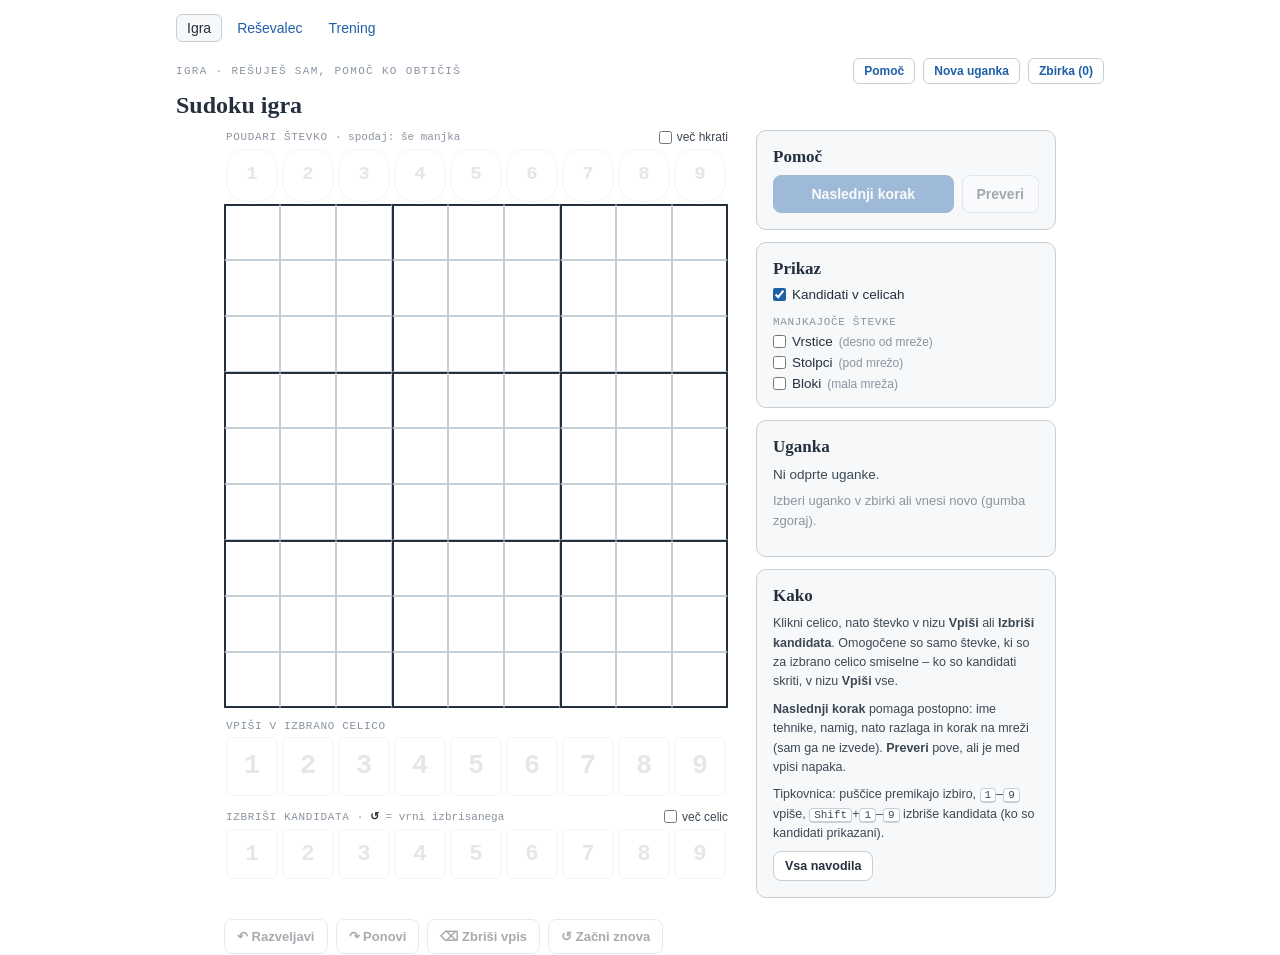
<file: index.html>
<!DOCTYPE html>
<html lang="sl">
<head>
<meta charset="UTF-8">
<meta name="viewport" content="width=device-width, initial-scale=1.0">
<meta http-equiv="refresh" content="0; url=igra/index.html">
<title>Sudoku</title>
</head>
<body>
<p>Odpiram igro … Če se ne odpre sama, <a href="igra/index.html">odpri igro</a>. Na voljo sta še <a href="app/index.html">reševalec</a> in <a href="trening/index.html">trening</a>.</p>
</body>
</html>
</file>
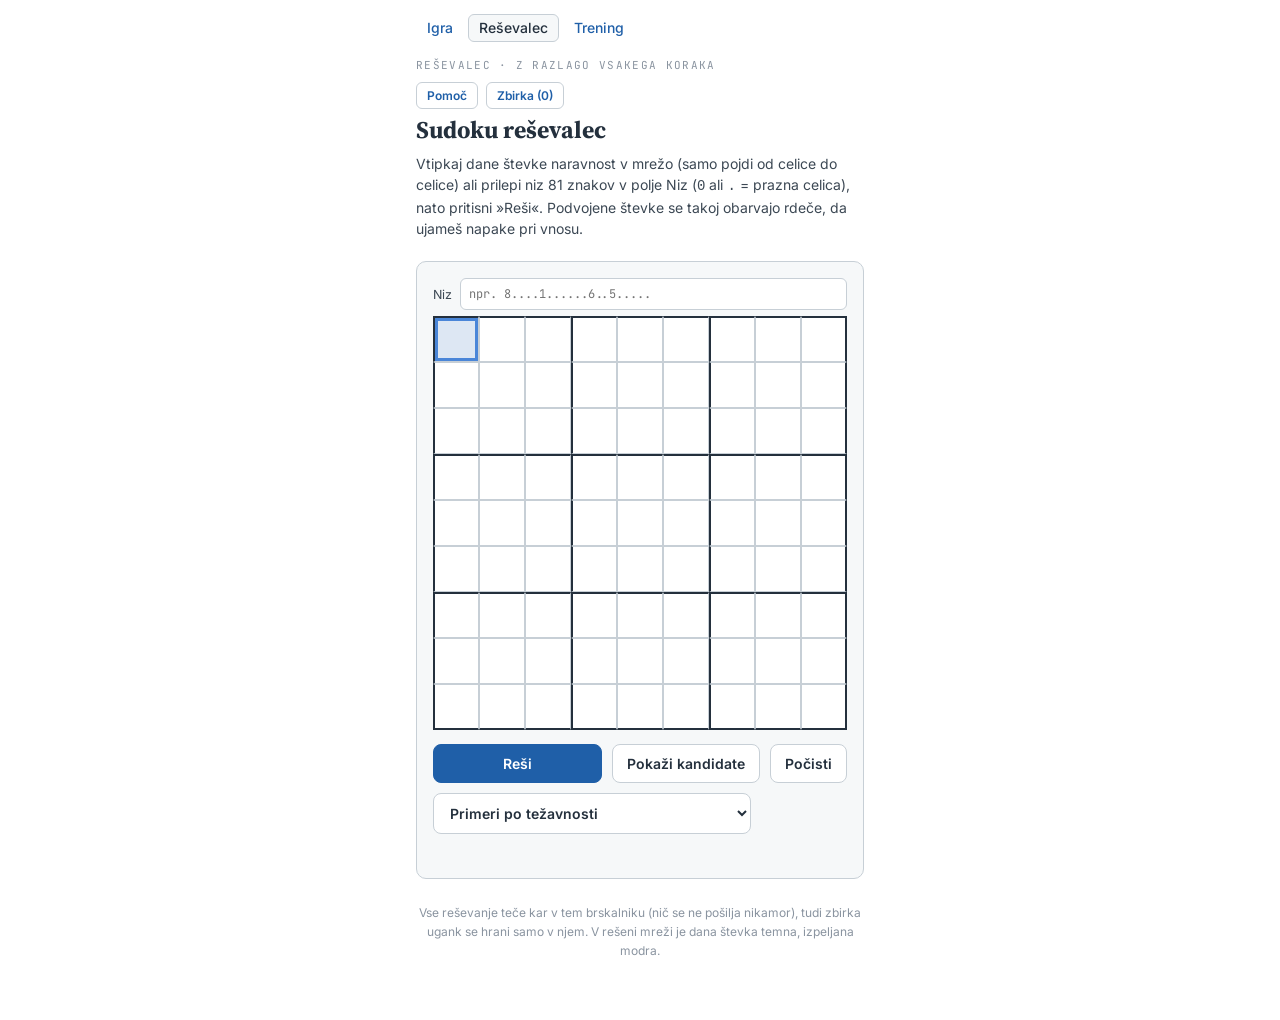
<file: app/index.html>
<!DOCTYPE html>
<html lang="sl">
<head>
<meta charset="UTF-8">
<meta name="viewport" content="width=device-width, initial-scale=1.0, maximum-scale=1">
<title>Sudoku reševalec</title>
<link rel="preconnect" href="https://fonts.googleapis.com">
<link href="https://fonts.googleapis.com/css2?family=JetBrains+Mono:wght@400;500;700&family=Source+Serif+4:opsz,wght@8..60,400;8..60,600;8..60,700&family=Inter:wght@400;500;600;700&display=swap" rel="stylesheet">
<link rel="stylesheet" href="../shared/base.css?v=2026-10-19.1447">
<link rel="stylesheet" href="../shared/zbirka.css?v=2026-10-19.1447">
<link rel="stylesheet" href="../shared/pomoc.css?v=2026-10-19.1447">
<link rel="stylesheet" href="app.css?v=2026-10-19.1447">
</head>
<body>

<header class="top">
  <nav id="aplikacije" class="aplikacije" aria-label="Aplikacije">
    <a href="../igra/index.html">Igra</a>
    <a href="../app/index.html" aria-current="page">Reševalec</a>
    <a href="../trening/index.html">Trening</a>
  </nav>
  <div class="top-row">
    <p class="eyebrow">Reševalec &middot; z razlago vsakega koraka</p>
    <div class="top-actions">
      <button type="button" id="pomocBtn" class="top-btn">Pomoč</button>
      <button type="button" id="libraryBtn" class="top-btn">Zbirka (0)</button>
    </div>
  </div>
  <h1>Sudoku reševalec</h1>
  <p>Vtipkaj dane števke naravnost v mrežo (samo pojdi od celice do celice) ali prilepi niz 81 znakov v polje Niz (<code>0</code> ali <code>.</code> = prazna celica), nato pritisni »Reši«. Podvojene števke se takoj obarvajo rdeče, da ujameš napake pri vnosu.</p>
</header>

<main>
  <div class="card">
    <label class="prilepi">Niz <input type="text" id="nizDanosti" autocomplete="off" spellcheck="false" placeholder="npr. 8....1......6..5....." aria-describedby="nizStatus"></label>
    <div id="nizStatus" aria-live="polite"></div>
    <div id="inputGrid"></div>
    <div class="btn-row">
      <button class="primary" id="solveBtn">Reši</button>
      <button id="candBtn">Pokaži kandidate</button>
      <button id="clearBtn">Počisti</button>
      <select id="exampleSelect" aria-label="Naloži vgrajen primer">
        <option value="" disabled selected hidden>Primeri po težavnosti</option>
      </select>
    </div>
    <div id="primerOpis" class="primer-opis" hidden></div>
    <div id="status"></div>
  </div>

  <div class="card" id="candSection" style="display:none;">
    <h2>Možni kandidati</h2>
    <p class="cand-hint">Krepke temne števke so dane. Ostalo so vse števke, ki jih glede na vrstico/stolpec/blok še ni mogoče izključiti (brez tehnik).</p>
    <div id="candidateGrid"></div>
  </div>

  <div class="card" id="results">
    <h2>Rešitev</h2>
    <p class="legend-grid"><b class="vz-dana">Temne</b> števke so začetek uganke, <b class="vz-izpeljana">modre</b> so rešitev.</p>
    <div id="solvedGrid"></div>
    <p class="cand-hint" style="margin-top:-6px;">Tapni mrežo za povečavo.</p>
    <div class="summary" id="summary"></div>
    <div id="saveRow" class="save-row" style="display:none;">
      <div id="saveMsg"></div>
      <div id="saveFields" class="save-fields">
        <label>Težavnost <select id="saveDifficulty"></select></label>
        <label>Opomba <input type="text" id="saveNote" maxlength="200" placeholder="neobvezno" autocomplete="off"></label>
      </div>
    </div>
    <button class="primary" id="openStepsBtn" style="width:100%;">Pokaži korake reševanja</button>
  </div>

  <div class="card" id="stepsCard" style="display:none;">
    <h2>Koraki reševanja</h2>
    <label class="filter-korakov">Pokaži <select id="stepsFilter"></select></label>
    <div class="steps-toolbar">
      <span id="progress"></span>
      <button id="resetChecks" class="majhen">Počisti kljukice</button>
    </div>
    <ol id="steps"></ol>
  </div>
</main>

<div id="lightbox">
  <span id="lightboxHint">tapni za zapiranje</span>
  <button id="lightboxClose" type="button">✕</button>
  <div id="lightboxScroll"><div id="lightboxInner"></div></div>
</div>

<div id="library" class="dialog" role="dialog" aria-modal="true" aria-labelledby="libTitle">
  <div class="dialog-panel">
    <div class="dialog-glava">
      <h2 id="libTitle">Zbirka ugank</h2>
      <button type="button" id="libClose" class="dialog-zapri" aria-label="Zapri">✕</button>
    </div>
    <p class="cand-hint">Zbirka je ista kot v igri. Z <b>Izvozi</b> in <b>Uvozi</b> jo preneseš na drugo napravo; pred <b>Izbriši vse</b> jo izvozi. Vgrajeni primeri niso del zbirke. Več v Pomoči.</p>
    <div class="lib-tools">
      <button type="button" id="libExport">Izvozi</button>
      <button type="button" id="libImport">Uvozi</button>
      <button type="button" id="libDeleteAll" class="zbirka-izbrisi-vse">Izbriši vse</button>
      <input type="file" id="libFile" accept=".md,.txt,text/markdown,text/plain" hidden>
    </div>
    <div id="libStatus" class="lib-status"></div>
    <div id="libFiltri" class="zbirka-filtri" hidden></div>
    <ul id="libList" class="zbirka-seznam"></ul>
  </div>
</div>

<div id="pomocDialog" class="dialog" role="dialog" aria-modal="true" aria-labelledby="pomocNaslov">
  <div class="dialog-panel dialog-navodila">
    <div class="dialog-glava">
      <h2 id="pomocNaslov">Pomoč</h2>
      <button type="button" class="dialog-zapri" data-zapri aria-label="Zapri">✕</button>
    </div>

    <h3 class="navodila-razdelek">Kako deluje</h3>
    <p>Vtipkaj dane števke v mrežo (s puščicami se premikaš med celicami) ali prilepi niz 81 znakov v polje <b>Niz</b> – prazna celica je <code>0</code> ali <code>.</code>. Vgrajeno uganko izbereš v seznamu <b>Primeri po težavnosti</b>: za vsako stopnjo in vsako tehniko je en primer, v vrstici je njegova glavna tehnika. Pod seznamom sta nato težavnost primera in vse tehnike, ki jih reševalec pri njem uporabi – glavna je krepko. Če je ista števka dvakrat v vrstici, stolpcu ali bloku, se obarva rdeče.</p>
    <p><b>Reši</b> uganko reši po korakih, kot bi jo reševal človek: v vsakem koraku uporabi najlažjo tehniko, ki kaj najde. <b>Pokaži kandidate</b> pokaže števke, ki so v praznih celicah še mogoče glede na vrstico, stolpec in blok – brez tehnik. <b>Počisti</b> izprazni mrežo.</p>

    <h3 class="navodila-razdelek">Rešitev in koraki</h3>
    <p>Pod rešeno mrežo je povzetek: katere tehnike je reševalec uporabil in kolikokrat. Dana števka je temna, izpeljana modra. Dotik mreže jo poveča.</p>
    <p><b>Pokaži korake reševanja</b> našteje korake z razlago. <b>Pokaži na mreži</b> pri koraku pokaže malo mrežo z oznakami koraka (pomen barv je pod njo); dotik male mreže jo poveča. S kljukico ob koraku označiš, da si ga že naredil, <b>Počisti kljukice</b> jih pobriše.</p>
    <p>Z okencem <b>Pokaži</b> na vrhu korakov izbereš, katere korake vidiš: vse, brez enojčkov ali samo korake ene tehnike. Koraki ostanejo oštevilčeni kot v celem seznamu, kljukice in števec veljajo za vse korake. Gumb ↑ spodaj desno te vrne na vrh strani.</p>
    <p>Povečano mrežo zapreš z dotikom, z ✕ ali s tipko <kbd>Esc</kbd>.</p>

    <h3 class="navodila-razdelek">Zbirka ugank</h3>
    <p>Uganko z natanko eno rešitvijo reševalec po reševanju shrani v zbirko in ji izračuna težavnost; težavnost in opombo lahko spremeniš v kartici <b>Rešitev</b>. Zbirka je ista kot v igri – isti seznam in isto število na gumbu <b>Zbirka</b>. V oknu <b>Zbirka ugank</b> uganko odpreš ali izbrišeš, z <b>Izvozi</b> in <b>Uvozi</b> zbirko preneseš na drugo napravo. Vgrajeni primeri niso del zbirke.</p>
    <p><b>Izvozi</b> zapiše vse uganke v datoteko Markdown, <b>Uvozi</b> jih doda obstoječim – pri isti uganki ohrani obstoječi zapis in dopolni le manjkajoče podatke. <b>Izbriši</b> pri uganki jo izbriše skupaj z njenim shranjenim napredkom v igri, <b>Izbriši vse</b> izbriše vso zbirko in ves shranjeni napredek; izbrisa ni mogoče razveljaviti, zato zbirko prej izvozi. Vgrajeni primeri (seznam <b>Primeri po težavnosti</b>) se v zbirko ne shranijo.</p>
    <p>V oknu <b>Zbirka ugank</b> seznam zožiš z okenci <b>Težavnost</b>, <b>Stanje</b> in <b>Tehnika</b> in ga urediš z <b>Razvrsti</b> – enako kot v igri. Prazno okence pomeni, da filter ni vklopljen, filtri se seštevajo, <b>Počisti filtre</b> jih izklopi. Izbiro si brskalnik zapomni.</p>

    <h3 class="navodila-razdelek">Težavnost</h3>
    <p>Težavnost uganke določajo tehnike, brez katerih uganke ni mogoče rešiti:</p>
    <ul id="pomocStopnje" class="navodila-stopnje"></ul>
    <p>Stopnja pove, katere tehnike zadoščajo. Reševalec lahko izbere drugo pot in uporabi druge tehnike – pri težki uganki na primer dve tehniki 7–12, čeprav zadošča ena.</p>
    <p>Uganka, ki potrebuje tehnike, ki jih reševalec še ne pozna (brez ugibanja je ne reši), dobi <b>Presega tehnike</b>; reševalec jo reši s poskusom in protislovjem.</p>

    <h3 class="navodila-razdelek">Tehnike</h3>
    <p>Oznake tehnik so iste kot v treningu in igri. Pri koraku je tehnika napisana z oznako, npr. <b>4 · Skriti par</b> (angleško ime pokaže namig miške).</p>
    <div id="pomocTehnike"></div>
  </div>
</div>

<footer class="note">Vse reševanje teče kar v tem brskalniku (nič se ne pošilja nikamor), tudi zbirka ugank se hrani samo v njem. V rešeni mreži je dana števka temna, izpeljana modra.</footer>

<script src="../shared/engine.js?v=2026-10-19.1447"></script>
<script src="../shared/stanje.js?v=2026-10-19.1447"></script>
<script src="../shared/zbirka.js?v=2026-10-19.1447"></script>
<script src="../shared/zbirka-ui.js?v=2026-10-19.1447"></script>
<script src="../shared/generator.js?v=2026-10-19.1447"></script>
<script src="../shared/pomoc.js?v=2026-10-19.1447"></script>
<script src="../shared/sheme.js?v=2026-10-19.1447"></script>
<script src="../shared/navigacija.js?v=2026-10-19.1447"></script>
<script src="app.js?v=2026-10-19.1447"></script>
<script src="zbirka.js?v=2026-10-19.1447"></script>
</body>
</html>
</file>
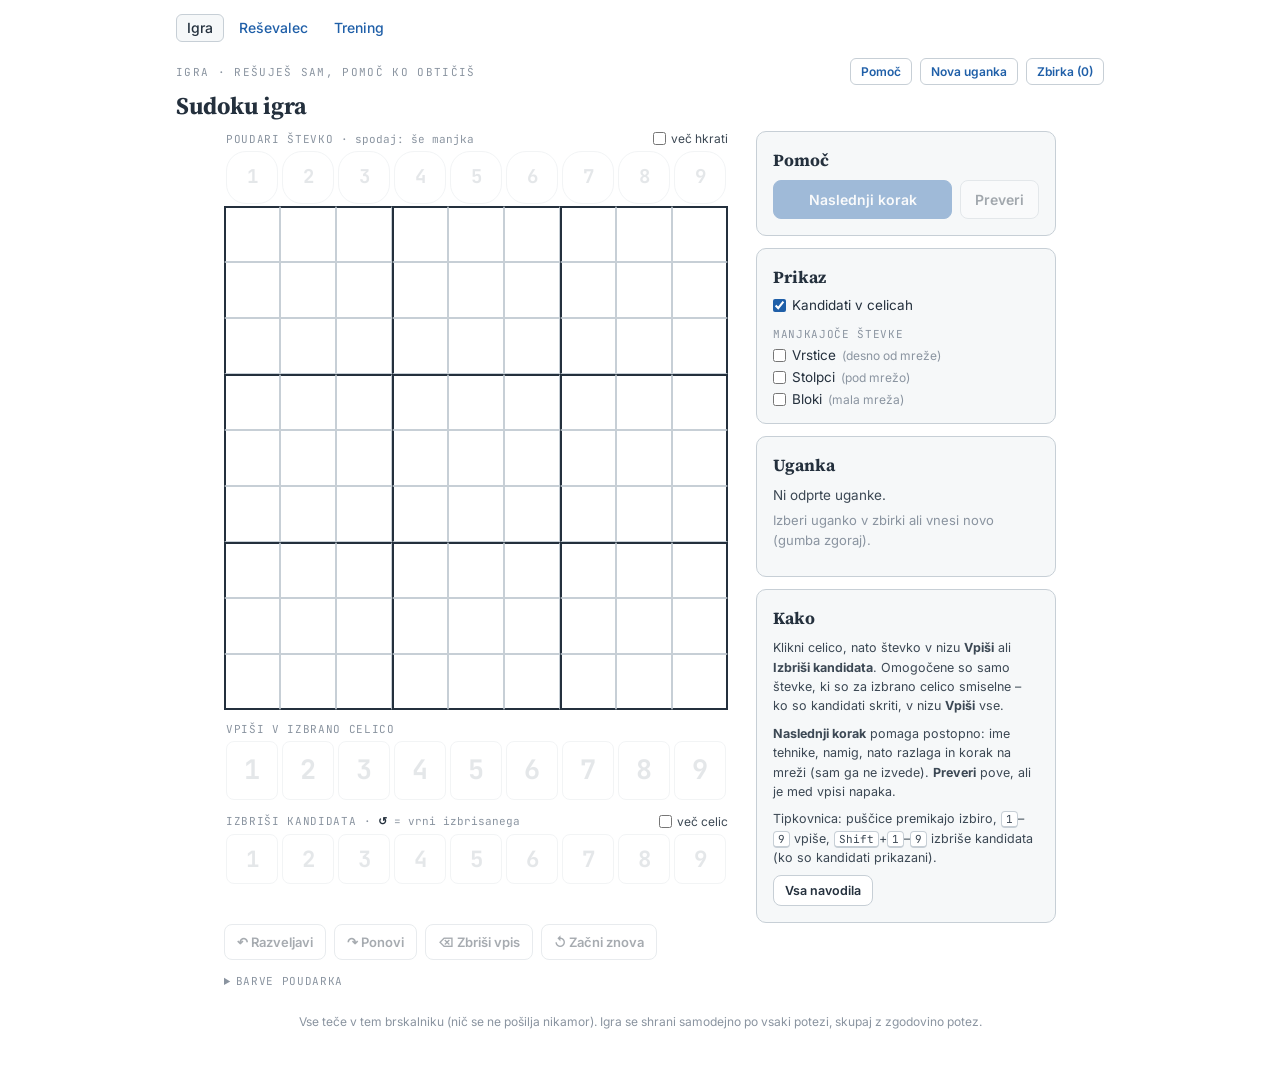
<file: igra/index.html>
<!DOCTYPE html>
<html lang="sl">
<head>
<meta charset="UTF-8">
<meta name="viewport" content="width=device-width, initial-scale=1.0, maximum-scale=1">
<title>Sudoku igra</title>
<link rel="preconnect" href="https://fonts.googleapis.com">
<link href="https://fonts.googleapis.com/css2?family=JetBrains+Mono:wght@400;500;700&family=Source+Serif+4:opsz,wght@8..60,400;8..60,600;8..60,700&family=Inter:wght@400;500;600;700&display=swap" rel="stylesheet">
<link rel="stylesheet" href="../shared/base.css?v=2026-10-19.1447">
<link rel="stylesheet" href="../shared/zbirka.css?v=2026-10-19.1447">
<link rel="stylesheet" href="../shared/mreza.css?v=2026-10-19.1447">
<link rel="stylesheet" href="../shared/plosca.css?v=2026-10-19.1447">
<link rel="stylesheet" href="../shared/pomoc.css?v=2026-10-19.1447">
<link rel="stylesheet" href="igra.css?v=2026-10-19.1447">
</head>
<body>

<header class="top">
  <nav id="aplikacije" class="aplikacije" aria-label="Aplikacije">
    <a href="../igra/index.html" aria-current="page">Igra</a>
    <a href="../app/index.html">Reševalec</a>
    <a href="../trening/index.html">Trening</a>
  </nav>
  <div class="top-row">
    <p class="eyebrow">Igra &middot; rešuješ sam, pomoč ko obtičiš</p>
    <div class="top-actions">
      <button type="button" id="navodilaBtn" class="top-btn">Pomoč</button>
      <button type="button" id="novaBtn" class="top-btn">Nova uganka</button>
      <button type="button" id="zbirkaBtn" class="top-btn">Zbirka (0)</button>
    </div>
  </div>
  <h1>Sudoku igra</h1>
</header>

<main class="igra-layout" id="igraLayout">
  <section class="plosca" aria-label="Igralna plošča">
    <div class="niz-oznaka poudari-glava">
      <span id="poudariOznaka">Poudari števko <span class="niz-pojasnilo">· spodaj: še manjka</span></span>
      <label class="vec-hkrati"><input type="checkbox" id="vecHkrati"> več hkrati</label>
    </div>
    <div class="niz niz-poudari" id="nizPoudari" role="group" aria-labelledby="poudariOznaka"></div>

    <!-- mreža + seznama manjkajočih števk: desno ob vrsticah, pod stolpci (vklopita se
         v kartici Prikaz) -->
    <div class="mreza-okvir" id="mrezaOkvir">
      <div id="mreza" class="mreza" role="grid" aria-label="Sudoku mreža"></div>
      <div id="seznamVrstic" class="seznam seznam-vrstic" aria-label="Manjkajoče števke v vrsticah" hidden></div>
      <div id="seznamStolpcev" class="seznam seznam-stolpcev" aria-label="Manjkajoče števke v stolpcih" hidden></div>
    </div>

    <div class="niz-oznaka" id="vpisiOznaka">Vpiši v izbrano celico</div>
    <div class="niz niz-vpisi" id="nizVpisi" role="group" aria-labelledby="vpisiOznaka"></div>

    <div class="niz-oznaka glava-s-kljukico" id="odstraniGlava">
      <span id="odstraniOznaka">Izbriši kandidata <span class="niz-pojasnilo">· <span class="vzorec-vrni">↺</span> = vrni izbrisanega</span></span>
      <label class="vec-hkrati" title="Izberi več celic in izbriši isto števko iz vseh (na računalniku tudi Ctrl+klik)"><input type="checkbox" id="vecCelic"> več celic</label>
    </div>
    <div class="niz niz-odstrani" id="nizOdstrani" role="group" aria-labelledby="odstraniOznaka"></div>
    <div class="niz-razlog" id="razlogNizov" aria-live="polite"></div>

    <div class="akcije">
      <button type="button" id="razveljaviBtn" title="Razveljavi (Ctrl+Z)">↶ Razveljavi</button>
      <button type="button" id="ponoviBtn" title="Ponovi (Ctrl+Y)">↷ Ponovi</button>
      <button type="button" id="zbrisiBtn" title="Zbriši vpis (Backspace)">⌫ Zbriši vpis</button>
      <button type="button" id="znovaBtn" title="Razveljavi vse poteze">↺ Začni znova</button>
      <span id="stevecPotez" class="stevec-potez"></span>
    </div>

    <details class="nastavi-poud">
      <summary>Barve poudarka</summary>
      <div class="nastavi-poud-vrstica">
        <div id="poudGumbi" class="poud-gumbi" role="group" aria-label="Katero barvo poudarka nastavljam"></div>
        <input type="color" id="poudBarva" aria-label="Izberi odtenek">
        <input type="text" id="poudHex" maxlength="7" autocomplete="off" spellcheck="false" aria-label="Odtenek (hex)" placeholder="#F6C026">
        <button type="button" id="poudPrivzeto" class="majhen">Privzeto</button>
      </div>
    </details>
  </section>

  <aside class="stranski">
    <div class="card">
      <h2>Pomoč</h2>
      <div class="pomoc-gumbi">
        <button type="button" id="korakBtn" class="primary">Naslednji korak</button>
        <button type="button" id="preveriBtn">Preveri</button>
      </div>
      <div id="pomocVsebina" class="pomoc-vsebina" aria-live="polite"></div>
    </div>
    <div class="card">
      <h2>Prikaz</h2>
      <div class="seznami-stikala" role="group" aria-label="Prikaz">
        <label><input type="checkbox" id="stikaloKandidati" checked> Kandidati v celicah</label>
        <span class="niz-oznaka">Manjkajoče števke</span>
        <label><input type="checkbox" id="stikaloVrstice"> Vrstice <span class="niz-pojasnilo">(desno od mreže)</span></label>
        <label><input type="checkbox" id="stikaloStolpci"> Stolpci <span class="niz-pojasnilo">(pod mrežo)</span></label>
        <label><input type="checkbox" id="stikaloBloki"> Bloki <span class="niz-pojasnilo">(mala mreža)</span></label>
      </div>
      <div id="seznamBlokov" class="seznam seznam-blokov" aria-label="Manjkajoče števke v blokih" hidden></div>
    </div>
    <div class="card">
      <h2>Uganka</h2>
      <div id="opisUganke" class="opis-uganke"></div>
      <div id="status"></div>
    </div>
    <div class="card pomoc-tipke">
      <h2>Kako</h2>
      <p>Klikni celico, nato števko v nizu <b>Vpiši</b> ali <b>Izbriši kandidata</b>. Omogočene so samo števke, ki so za izbrano celico smiselne – ko so kandidati skriti, v nizu <b>Vpiši</b> vse.</p>
      <p><b>Naslednji korak</b> pomaga postopno: ime tehnike, namig, nato razlaga in korak na mreži (sam ga ne izvede). <b>Preveri</b> pove, ali je med vpisi napaka.</p>
      <p>Tipkovnica: puščice premikajo izbiro, <kbd>1</kbd>–<kbd>9</kbd> vpiše, <kbd>Shift</kbd>+<kbd>1</kbd>–<kbd>9</kbd> izbriše kandidata (ko so kandidati prikazani).</p>
      <button type="button" id="navodilaKarticaBtn" class="majhen">Vsa navodila</button>
    </div>
  </aside>
</main>

<div id="zbirkaDialog" class="dialog" role="dialog" aria-modal="true" aria-labelledby="zbirkaNaslov">
  <div class="dialog-panel">
    <div class="dialog-glava">
      <h2 id="zbirkaNaslov">Zbirka ugank</h2>
      <button type="button" class="dialog-zapri" data-zapri aria-label="Zapri">✕</button>
    </div>
    <h3 id="mojeNaslov" class="zbirka-razdelek">Moje uganke</h3>
    <p class="namig">Zbirka je ista kot v reševalcu. Z <b>Izvozi</b> in <b>Uvozi</b> jo preneseš na drugo napravo; pred <b>Izbriši vse</b> jo izvozi. Več v Pomoči.</p>
    <div class="dialog-gumbi zbirka-gumbi">
      <button type="button" id="zbirkaIzvoziBtn">Izvozi</button>
      <button type="button" id="zbirkaUvoziBtn">Uvozi</button>
      <button type="button" id="zbirkaIzbrisiVseBtn" class="zbirka-izbrisi-vse">Izbriši vse</button>
      <button type="button" id="oceniBtn">Oceni zbirko</button>
      <button type="button" id="oceniPrekiniBtn" hidden>Prekini</button>
      <input type="file" id="zbirkaDatoteka" accept=".md,.txt,text/markdown,text/plain" hidden>
    </div>
    <div id="zbirkaStatus" class="dialog-status"></div>
    <div id="ocenaGumbi" class="dialog-gumbi" hidden>
      <button type="button" class="primary" id="oceniZapisiBtn">Zapiši ocene</button>
      <button type="button" id="oceniPreklicBtn">Prekliči</button>
    </div>
    <div id="zbirkaFiltri" class="zbirka-filtri" hidden></div>
    <ul id="zbirkaSeznam" class="zbirka-seznam"></ul>
    <details id="primeriRazdelek" class="primeri-razdelek">
      <summary class="zbirka-razdelek"><h3 id="primeriNaslov">Vgrajeni primeri</h3></summary>
      <ul id="primeriSeznam" class="zbirka-seznam"></ul>
    </details>
  </div>
</div>

<div id="navodilaDialog" class="dialog" role="dialog" aria-modal="true" aria-labelledby="navodilaNaslov">
  <div class="dialog-panel dialog-navodila">
    <div class="dialog-glava">
      <h2 id="navodilaNaslov">Pomoč</h2>
      <button type="button" class="dialog-zapri" data-zapri aria-label="Zapri">✕</button>
    </div>

    <h3 class="navodila-razdelek">Kako igrati</h3>
    <h4 class="navodila-podnaslov">Vpis in izbris</h4>
    <p>Klikni celico, nato števko v nizu <b>Vpiši</b> ali <b>Izbriši kandidata</b>. Omogočene so samo števke, ki so za izbrano celico smiselne: števke, ki je v vrstici, stolpcu ali bloku že vpisana, ni med kandidati, zato je ni mogoče vpisati. Dane števke se ne spreminjajo. <b>Zbriši vpis</b> zbriše tvoj vpis v izbrani celici.</p>
    <p>Kandidati se računajo sami iz danih števk in tvojih vpisov. Kandidat, ki ga izbrišeš sam, ostane izbrisan, tudi če vmes zbrišeš vpis. Vrneš ga s <span class="vzorec-vrni">↺</span> v nizu <b>Izbriši kandidata</b> ali z <b>Razveljavi</b>.</p>

    <h4 class="navodila-podnaslov">Kandidati v celicah</h4>
    <p>S kljukico <b>Kandidati v celicah</b> v kartici <b>Prikaz</b> male števke v praznih celicah skriješ ali pokažeš. Igra kandidate računa naprej, zato <b>Naslednji korak</b> in <b>Preveri</b> delujeta enako, tvoji izbrisi kandidatov pa ostanejo. Brez zapisanih kandidatov rešiš lahke uganke (samo z enojčki) in uporabiš tehniki 1 in 2; od tehnike 3 naprej jih potrebuješ.</p>
    <p>Ko so kandidati skriti, so v nizu <b>Vpiši</b> omogočene vse števke – števka, ki v celici ni mogoča, se ne vpiše, vrstica pod nizi pove zakaj. Niz <b>Izbriši kandidata</b> je takrat skrit. Nastavitev si brskalnik zapomni.</p>

    <h4 class="navodila-podnaslov">Več celic</h4>
    <p>Isto števko izbrišeš iz več celic hkrati s kljukico <b>več celic</b> (ali <kbd>Ctrl</kbd>+klik): klik celico doda v izbiro ali jo vzame iz nje, v nizu <b>Izbriši kandidata</b> so omogočene samo števke, ki so kandidat v vseh izbranih celicah. Izbira ostane, dokler je ne počistiš z <kbd>Esc</kbd>, izklopom kljukice ali navadnim klikom; <b>Razveljavi</b> vrne vse celice naenkrat. Ko so kandidati skriti, izbire več celic ni – kljukica je skrita skupaj z nizom.</p>

    <h4 class="navodila-podnaslov">Poudari števko</h4>
    <p>Niz <b>Poudari števko</b> nad mrežo ne spremeni mreže: obarva vse celice, kjer je števka kandidat ali je vpisana – ko so kandidati skriti, samo vpisane. Pod vsako števko je število mest, kjer še manjka. S kljukico <b>več hkrati</b> se poudarki seštevajo in vsaka števka dobi svojo barvo.</p>

    <h4 class="navodila-podnaslov">Razveljavi in ponovi</h4>
    <p><b>Razveljavi</b> in <b>Ponovi</b> hodita po tvojih potezah, <b>Začni znova</b> razveljavi vse poteze (s <b>Ponovi</b> jih dobiš nazaj, dokler ne narediš nove poteze). Igra se shrani po vsaki potezi, skupaj z zgodovino, zato jo lahko kadar koli nadaljuješ.</p>
    <p>Ko je uganka <b>rešena</b>, je mreža zaklenjena in samo za ogled: dobi zeleno obrobo, pod njo piše, da je zaklenjena, vpisovanje, brisanje, <b>Razveljavi</b> in <b>Ponovi</b> pa se izklopijo. Z <b>Začni znova</b> (vpraša za potrditev) jo lahko rešuješ še enkrat – v zbirki ostane zapisana kot rešena, s časom prve rešitve.</p>

    <h4 class="navodila-podnaslov">Tipkovnica</h4>
    <p>Puščice premikajo izbiro, <kbd>1</kbd>–<kbd>9</kbd> vpiše, <kbd>Shift</kbd>+<kbd>1</kbd>–<kbd>9</kbd> izbriše ali vrne kandidata (pri več celicah izbriše iz vseh; ko so kandidati skriti, ne naredi nič), <kbd>Backspace</kbd> zbriše vpis, <kbd>Ctrl</kbd>+<kbd>Z</kbd> / <kbd>Ctrl</kbd>+<kbd>Y</kbd> razveljavi / ponovi, <kbd>Esc</kbd> počisti izbiro.</p>

    <h3 class="navodila-razdelek">Pomoč pri reševanju</h3>
    <p><b>Naslednji korak</b> pomaga postopno, v treh stopnjah, da ti ne pokaže več, kot potrebuješ:</p>
    <ol class="navodila-stopnje">
      <li>ime tehnike – poskusiš jo najti sam;</li>
      <li><b>Pokaži več</b> – namig: enoto, pri nekaterih tehnikah tudi števko ali smer, nikoli pa celice odgovora;</li>
      <li><b>Pokaži rešitev</b> – razlago, označen korak na mreži in seznam dejanj.</li>
    </ol>
    <p>Koraka igra nikoli ne izvede sama; vpišeš ali izbrišeš ga ti. Pri več dejanjih piše <b>Opravljeno: N od M</b> in izvedena dejanja se zeleno prečrtajo. Korak ostane prikazan, dokler ne opraviš vseh njegovih dejanj, dokler ga ne skriješ ali se ne vrneš pred stanje, v katerem je bil najden.</p>
    <p>Barve na mreži: <b class="vzorec-vzorec">jantarne</b> celice so vzorec tehnike, <b class="vzorec-izbris">rdeče prečrtani</b> kandidati so za izbris, <b class="vzorec-vpis">zelena</b> števka je za vpis. Označena so samo dejanja, ki jih še nisi opravil. Ko so kandidati skriti, <b>Pokaži rešitev</b> pokaže kandidate samo v celicah koraka; izbrisa brez kandidatov ni mogoče narediti – gumb <b>Vklopi kandidate</b> pod korakom jih vklopi, korak pa ostane prikazan.</p>
    <p>Če imaš poudarjeno števko, ima prednost korak s to števko; sicer ima prednost števka prejšnjega koraka, tako kot v reševalcu. Če je na mreži napaka, koraka ni mogoče pokazati.</p>
    <p><b>Preveri</b> primerja mrežo z rešitvijo: zelena kljukica pomeni, da je vse v redu, rdeč križec pa, da je napaka – napačen vpis ali prazna celica, iz katere si izbrisal pravilnega kandidata. Igra pove, pri kateri potezi je napaka nastala, in ponudi vrnitev na stanje pred njo. Poteze ostanejo v <b>Ponovi</b>, zato nič ni izgubljeno.</p>

    <h3 class="navodila-razdelek">Seznami manjkajočih števk</h3>
    <p>Trije prikazi, ki jih vklopiš s kljukicami v kartici <b>Prikaz</b>: kvadratki desno od vrstic, pod stolpci in mala mreža 3×3 za bloke (polje je en blok, razporejeni so kot v veliki mreži).</p>
    <p>V kvadratku so števke, ki v tej enoti še niso vpisane, na istih mestih kot kandidati v celici (1 levo zgoraj … 9 desno spodaj) – vedno na istem mestu, zato jo oko hitro najde. Polna enota ima prazen kvadratek. Kandidati in tvoji izbrisi na sezname ne vplivajo, štejejo samo vpisi. Poudarjena števka je v seznamih obarvana enako kot v mreži.</p>
    <p>Stanje kljukic si brskalnik zapomni, privzeto so vsi seznami izklopljeni.</p>

    <h3 class="navodila-razdelek">Zbirka ugank</h3>
    <h4 class="navodila-podnaslov">Moje uganke in vgrajeni primeri</h4>
    <p>Uganke in napredek se hranijo v tem brskalniku, nič se ne pošilja nikamor. Zbirka je v igri in v reševalcu ista – isti seznam, isto število na gumbu <b>Zbirka</b>. Če jo spremeniš v drugem zavihku, se število in odprt seznam osvežita sama. Uganke v zbirko doda tudi reševalec, ko jih reši.</p>
    <p>V oknu <b>Zbirka ugank</b> je zgoraj razdelek <b>Moje uganke</b> (tvoja zbirka), pod črto pa zložen razdelek <b>Vgrajeni primeri</b> (v naslovih je število ugank) – odpreš ga s klikom na naslov. Primeri so razvrščeni po težavnosti: za vsako stopnjo in vsako tehniko je en primer. Sam je odprt, kadar je tvoja zbirka prazna ali kadar igraš enega od primerov. Vgrajeni primeri <b>niso del zbirke</b>: v zbirko se ne shranijo (tudi ne, ko jih rešiš v reševalcu ali so v uvoženi datoteki) in se ne štejejo, napredek pri njih pa se shrani prav tako.</p>

    <h4 class="navodila-podnaslov">Igraj, Nadaljuj, Poglej</h4>
    <p>Uganka, ki je še nisi začel, se odpre z <b>Igraj</b>, začeta z <b>Nadaljuj</b>, rešena pa s <b>Poglej</b> (pri njej ni kaj nadaljevati; po <b>Začni znova</b> je spet začeta, zato <b>Nadaljuj</b>) – napredek se shrani za vsako uganko posebej, po njenih danih števkah. Uganka, uvožena iz drugega brskalnika, se začne z <b>Igraj</b>, tudi kadar je v zbirki zapisana kot začeta ali rešena: njen napredek je ostal tam.</p>

    <h4 class="navodila-podnaslov">Uganka v seznamu</h4>
    <p>Vsaka uganka ima v seznamu tri vrstice, enako kot v reševalcu. V prvi so težavnost, izvor – <b>ustvaril generator</b> ali <b>ročni vnos</b> – in kdaj je bila uganka <b>dodana</b> (vgrajeni primer ima ime in glavno tehniko, npr. <b>P_8 · 7 X-krilo</b>; uganke, ki so bile v zbirki že prej, izvora nimajo, ker ga ni mogoče naknadno ugotoviti). V tretji so število danih števk, tehnike (glej spodaj) in število korakov reševalca – pri vgrajenem primeru značka težavnosti, število danih števk in vse tehnike, ki jih reševalec uporabi; kadar reševalec uganke ni rešil do konca, še <b>program rešil delno (36/57)</b>. Uganka, ki je trenutno odprta, ima modro črto ob robu in oznako <b>trenutno odprta</b>.</p>
    <p>Ko uganko začneš, sta v drugi vrstici tvoje <b>zadnje reševanje</b> in <b>stanje</b>: <b>v teku (12/57)</b> (12 tvojih vpisov od 57 praznih celic) ali <b>rešena</b>. Uganka, ki je še nisi igral, te vrstice nima. Kadar so izpolnjene vse prazne celice, a se vsaj ena števka ne ujema z rešitvijo, piše <b>v teku (57/57) · napaka</b> – napako poišči z gumbom <b>Preveri</b>. Uganka, ki si jo samo odprl in v njej še nisi naredil poteze, je še vedno brez stanja (gumb <b>Igraj</b>); že izbrisan kandidat pa je poteza, zato je taka uganka <b>v teku (0/57)</b>. Pri rešeni uganki je v drugi vrstici <b>rešena 21. 9. 2026 ob 17:48</b> – zapis se takrat zamrzne, zato ostane čas prve rešitve. Če jo po <b>Začni znova</b> rešuješ še enkrat, piše <b>rešena 21. 9. 2026 ob 17:48 · znova v teku (12/57)</b>. Vgrajeni primeri kažejo ista stanja, a brez časa. Kdaj je uganko ocenil program in kako daleč je prišel (<b>Ocenjeno</b>, <b>Program rešil</b>), pokaže namig miške nad vrstico; oboje je tudi v izvozu.</p>
    <p>Pri vsaki uganki so naštete tehnike, npr. <b>Tehnike: E1, E2, 1 Izločitev izven bloka, 3 Očitni par in 7 X-krilo</b> – enako v seznamu, v kartici <b>Uganka</b> in pri vgrajenih primerih. Številke so tehnike iz razdelka <b>Tehnike</b> spodaj (iste kot v treningu), E1 in E2 sta enojčka. To so tehnike, ki jih reševalec pri tej uganki potrebuje; pri težki uganki tehnike poti z eno samo tehniko 7–12 (prvo po vrstnem redu, ki zadošča). <b>in ugibanje</b> na koncu pomeni, da se reševalec ni prebil samo s tehnikami in je moral ugibati (poskus s protislovjem). Pri vgrajenem primeru je glavna tehnika krepko. Pri uganki brez teh podatkov piše »Tehnike: ni podatkov«.</p>

    <h4 class="navodila-podnaslov">Filtri in razvrščanje</h4>
    <p>Nad seznamom <b>Moje uganke</b> so okenca <b>Težavnost</b>, <b>Stanje</b>, <b>Tehnika</b> in <b>Razvrsti</b>. Prazno okence pomeni, da filter ni vklopljen; ob vsaki možnosti je število ugank, ki jih dobiš, če jo izbereš. Filtri se seštevajo – ostanejo uganke, ki ustrezajo vsem izbranim. <b>Tehnika</b> ponudi samo tehnike, ki so v tvoji zbirki, brez E1 in E2 (ima ju vsaka uganka). <b>Razvrsti</b> uredi seznam: <b>Nazadnje</b> (zadnja reševana ali dodana na vrhu), <b>Težavnost</b> (od lahke), <b>Število danih</b> (od najmanj) ali <b>Datum dodajanja</b> (najnovejša na vrhu). Vrstica nad seznamom pove, koliko ugank je prikazanih, <b>Počisti filtre</b> izklopi vse tri filtre. Izbiro si brskalnik zapomni – v igri in reševalcu enako.</p>

    <h4 class="navodila-podnaslov">Nova uganka</h4>
    <p>V oknu <b>Nova uganka</b> ti uganko lahko <b>ustvari</b> program: izbereš stopnjo (<b>lahka</b>, <b>srednja</b>, <b>težka</b>, <b>zelo težka</b>, <b>ekstremna</b>) in počakaš – navadno gre za sekundo ali dve. Stopnjo določajo tehnike, brez katerih uganke ni mogoče rešiti; šteje se, koliko <i>različnih</i> tehnik potrebuje, ne kolikokrat:</p>
    <ul id="stopnjeOcena" class="navodila-stopnje"></ul>
    <p>Stopnja pove, katere tehnike zadoščajo. Reševalec (tudi <b>Naslednji korak</b>) lahko izbere drugo pot in uporabi druge tehnike – pri težki uganki na primer dve tehniki 7–12, čeprav zadošča ena.</p>
    <p id="stopnjeStrozje"></p>
    <p>Iskanje lahko kadar koli <b>prekineš</b>; če v 30 sekundah ne najde uganke, to pove in lahko poskusiš znova. Ustvarjena uganka se doda v zbirko s težavnostjo svoje stopnje (<b>Lahka</b>, <b>Srednja</b>, <b>Težka</b>, <b>Zelo težka</b> ali <b>Ekstremna</b>) – težavnosti v zbirki so iste kot stopnje.</p>
    <p>V istem oknu lahko vneseš tudi svojo uganko: dane števke vtipkaš v mrežo ali prilepiš niz. Igra se začne samo, če ima uganka natanko eno rešitev, in se doda v zbirko.</p>

    <h4 class="navodila-podnaslov">Izvozi in Uvozi</h4>
    <p><b>Izvozi</b> zapiše vse uganke v datoteko Markdown, <b>Uvozi</b> jih doda obstoječim – pri isti uganki ohrani obstoječi zapis in dopolni le manjkajoče podatke. Tako zbirko preneseš na drugo napravo.</p>

    <h4 class="navodila-podnaslov">Izbriši in Izbriši vse</h4>
    <p><b>Izbriši</b> pri uganki (vpraša za potrditev) jo izbriše iz zbirke skupaj z njenim shranjenim napredkom – v igri in v reševalcu enako. <b>Izbriši vse</b> ob gumbih <b>Izvozi</b>/<b>Uvozi</b> izbriše vso zbirko in ves shranjeni napredek – tudi napredek ugank, ki si jih izbrisal že prej (to naredi tudi, kadar je zbirka že prazna); vgrajeni primeri in napredek pri njih ostanejo. Izbrisa ni mogoče razveljaviti, zato zbirko prej izvozi. Če izbrišeš uganko, ki je odprta, se mreža izprazni.</p>

    <h4 class="navodila-podnaslov">Oceni zbirko</h4>
    <p>Gumb <b>Oceni zbirko</b> vsaki uganki v tvoji zbirki določi težavnost po stopnjah (<b>Lahka</b>, <b>Srednja</b>, <b>Težka</b>, <b>Zelo težka</b>, <b>Ekstremna</b>) in osveži številke tehnik. Ocena je širša od generatorja: stopnjo dobi vsaka uganka, tudi taka, ki nad enojčki zahteva eno samo tehniko. Uganka, ki potrebuje tehnike, ki jih reševalec še ne pozna (brez ugibanja je ne reši), dobi <b>Presega tehnike</b>; uganka, ki nima natanko ene rešitve (lahko pride z uvozom in je ni mogoče igrati), pa <b>Brez rešitve</b> ali <b>Več rešitev</b> – pri njej se popravi samo težavnost. Kadar enoličnosti ni bilo mogoče preveriti, ostane težavnost nespremenjena; razlog piše ob oceni. Ročno vneseni in uvoženi uganki brez težavnosti se ta izračuna sama, ko prideta v zbirko; starejše oznake popravi <b>Oceni zbirko</b>. Napredek se izpisuje sproti in ocenjevanje lahko <b>prekineš</b>; predlagane spremembe se izpišejo pri ugankah v seznamu (<i>staro → novo</i>) in se v zbirko zapišejo šele, ko jih potrdiš z <b>Zapiši ocene</b>. Datum dodajanja, opomba in tvoje reševanje ostanejo nedotaknjeni, pri spremenjenih ugankah pa se osveži datum <b>Ocenjeno</b>.</p>

    <h3 class="navodila-razdelek">Tehnike</h3>
    <p>Oznake so iste kot v treningu, kjer vsako tehniko lahko vadiš – v kratkih vajah ali v pravi uganki. Enojčka imata oznaki <b>E1</b> in <b>E2</b> namesto številke in se pri ugankah ne izpisujeta, ker ju potrebuje vsaka uganka. Z isto oznako je tehnika napisana tudi pri koraku v <b>Naslednji korak</b>, npr. <b>4 · Skriti par</b> (angleško ime pokaže namig miške).</p>
    <div id="tehnikeSeznam"></div>
  </div>
</div>

<div id="novaDialog" class="dialog" role="dialog" aria-modal="true" aria-labelledby="novaNaslov">
  <div class="dialog-panel">
    <div class="dialog-glava">
      <h2 id="novaNaslov">Nova uganka</h2>
      <button type="button" class="dialog-zapri" data-zapri aria-label="Zapri">✕</button>
    </div>
    <h3 class="zbirka-razdelek">Ustvari uganko</h3>
    <p class="namig">Stopnjo določajo tehnike, ki jih uganka potrebuje:</p>
    <ul id="stopnjeNova" class="namig opis-stopenj"></ul>
    <p class="namig">Uganka ima vedno natanko eno rešitev in jo reševalec reši brez ugibanja.</p>
    <div id="stopnjeGumbi" class="stopnje"></div>
    <div class="dialog-gumbi">
      <button type="button" class="primary" id="ustvariBtn">Ustvari uganko</button>
      <button type="button" id="prekiniBtn" hidden>Prekini</button>
    </div>
    <div id="ustvariStatus" class="dialog-status"></div>

    <h3 class="zbirka-razdelek">Ali vnesi svojo</h3>
    <p class="namig">Vtipkaj dane števke v mrežo ali prilepi niz 81 znakov (<code>0</code> ali <code>.</code> = prazna celica). Igra se začne samo, če ima uganka natanko eno rešitev; dodana bo tudi v zbirko.</p>
    <label class="prilepi">Niz <input type="text" id="novaNiz" autocomplete="off" spellcheck="false" placeholder="npr. 8....1......6..5....."></label>
    <div id="novaMreza" class="vnosna-mreza"></div>
    <div class="dialog-gumbi">
      <button type="button" class="primary" id="novaZacni">Začni igro</button>
      <button type="button" id="novaPocisti">Počisti</button>
    </div>
    <div id="novaStatus" class="dialog-status"></div>
  </div>
</div>

<footer class="note">Vse teče v tem brskalniku (nič se ne pošilja nikamor). Igra se shrani samodejno po vsaki potezi, skupaj z zgodovino potez.</footer>

<script src="../shared/engine.js?v=2026-10-19.1447"></script>
<script src="../shared/stanje.js?v=2026-10-19.1447"></script>
<script src="../shared/mreza.js?v=2026-10-19.1447"></script>
<script src="../shared/plosca.js?v=2026-10-19.1447"></script>
<script src="../shared/zbirka.js?v=2026-10-19.1447"></script>
<script src="../shared/zbirka-ui.js?v=2026-10-19.1447"></script>
<script src="../shared/generator.js?v=2026-10-19.1447"></script>
<script src="../shared/pomoc.js?v=2026-10-19.1447"></script>
<script src="../shared/sheme.js?v=2026-10-19.1447"></script>
<script src="../shared/navigacija.js?v=2026-10-19.1447"></script>
<script src="shramba.js?v=2026-10-19.1447"></script>
<script src="igra.js?v=2026-10-19.1447"></script>
</body>
</html>
</file>
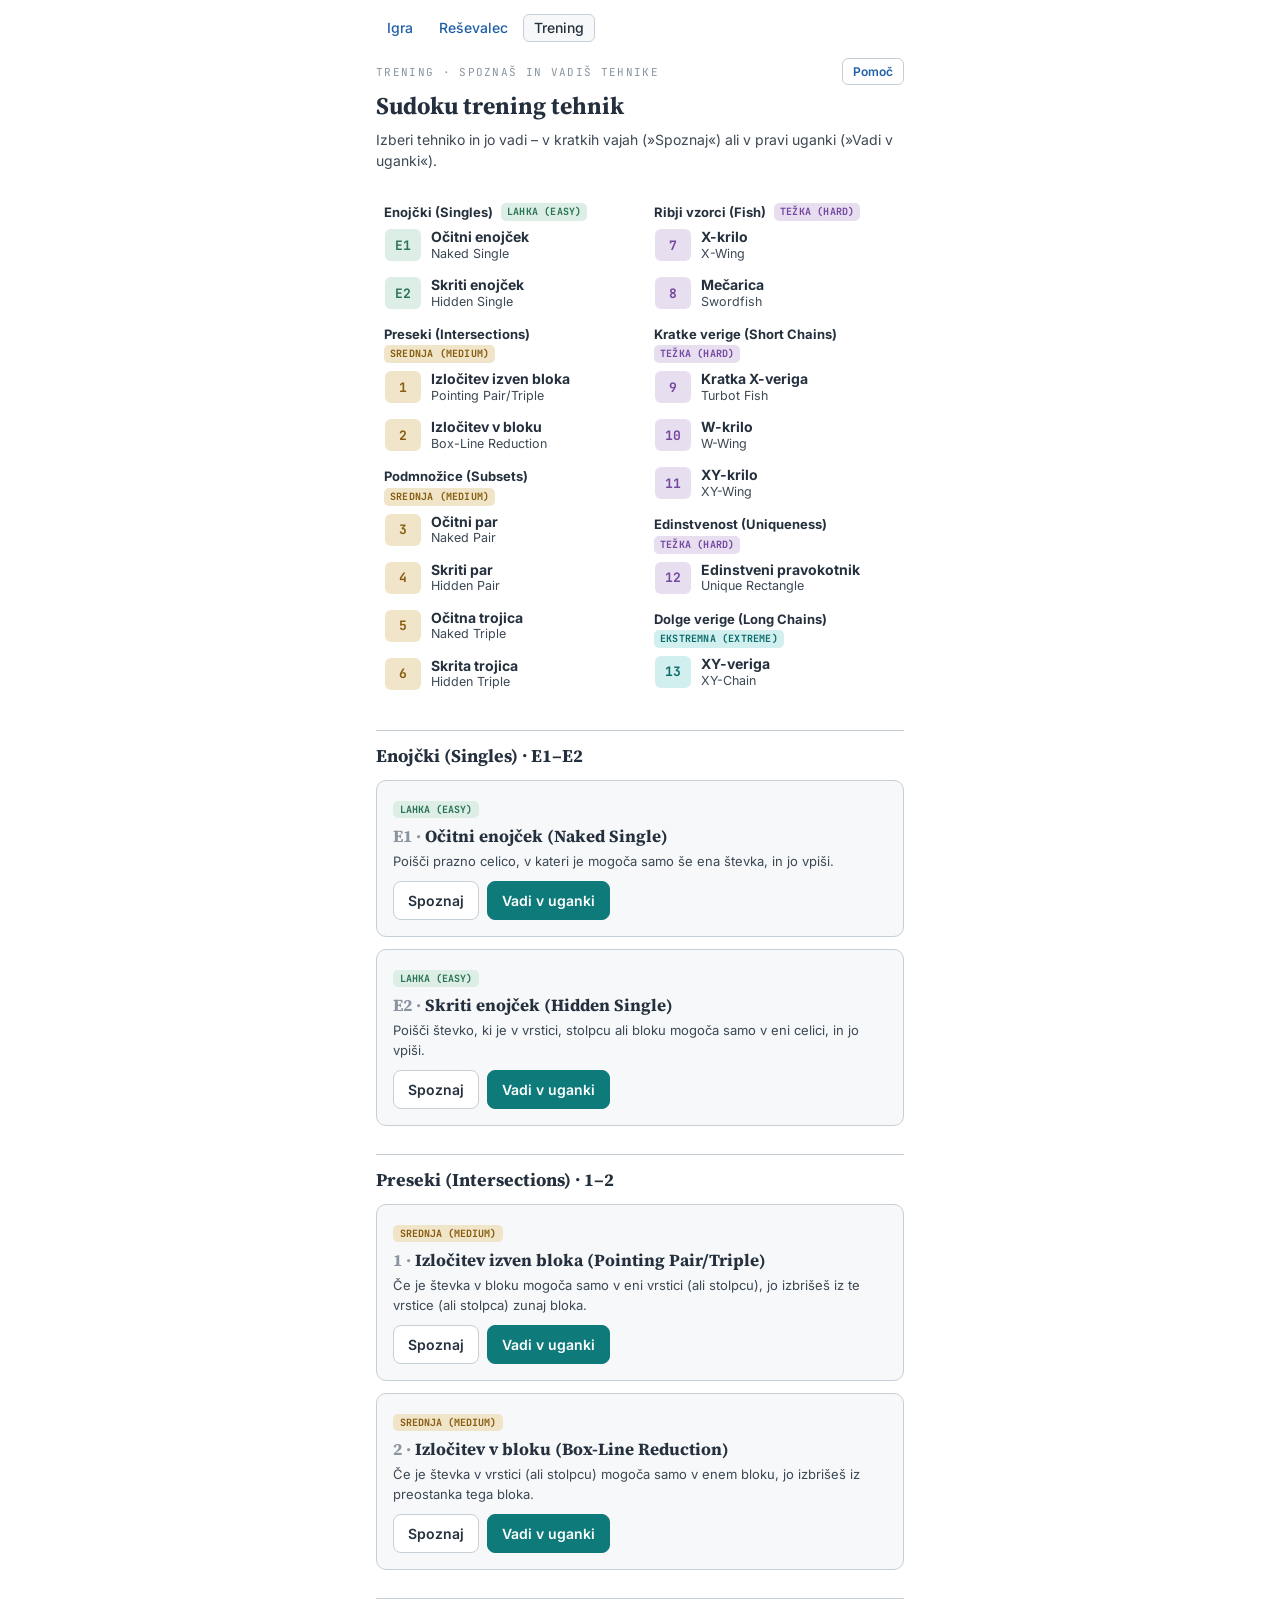
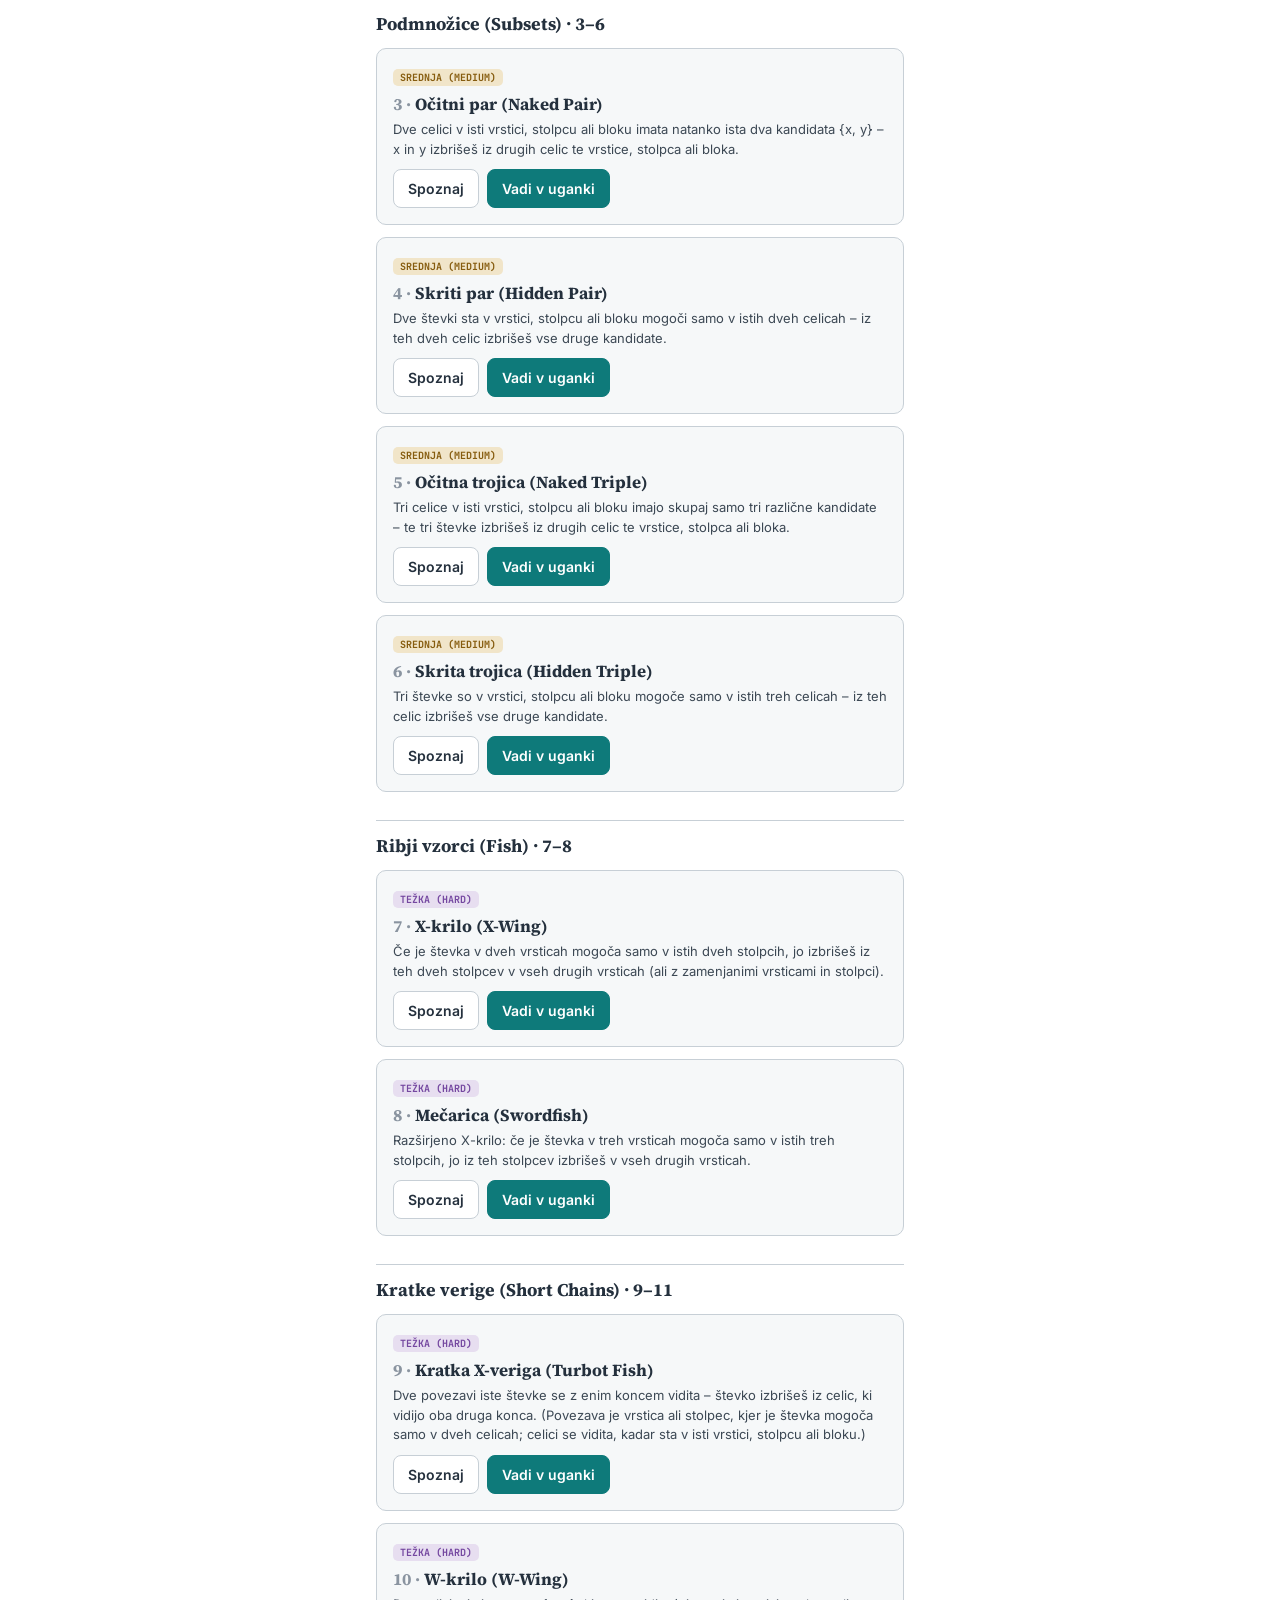
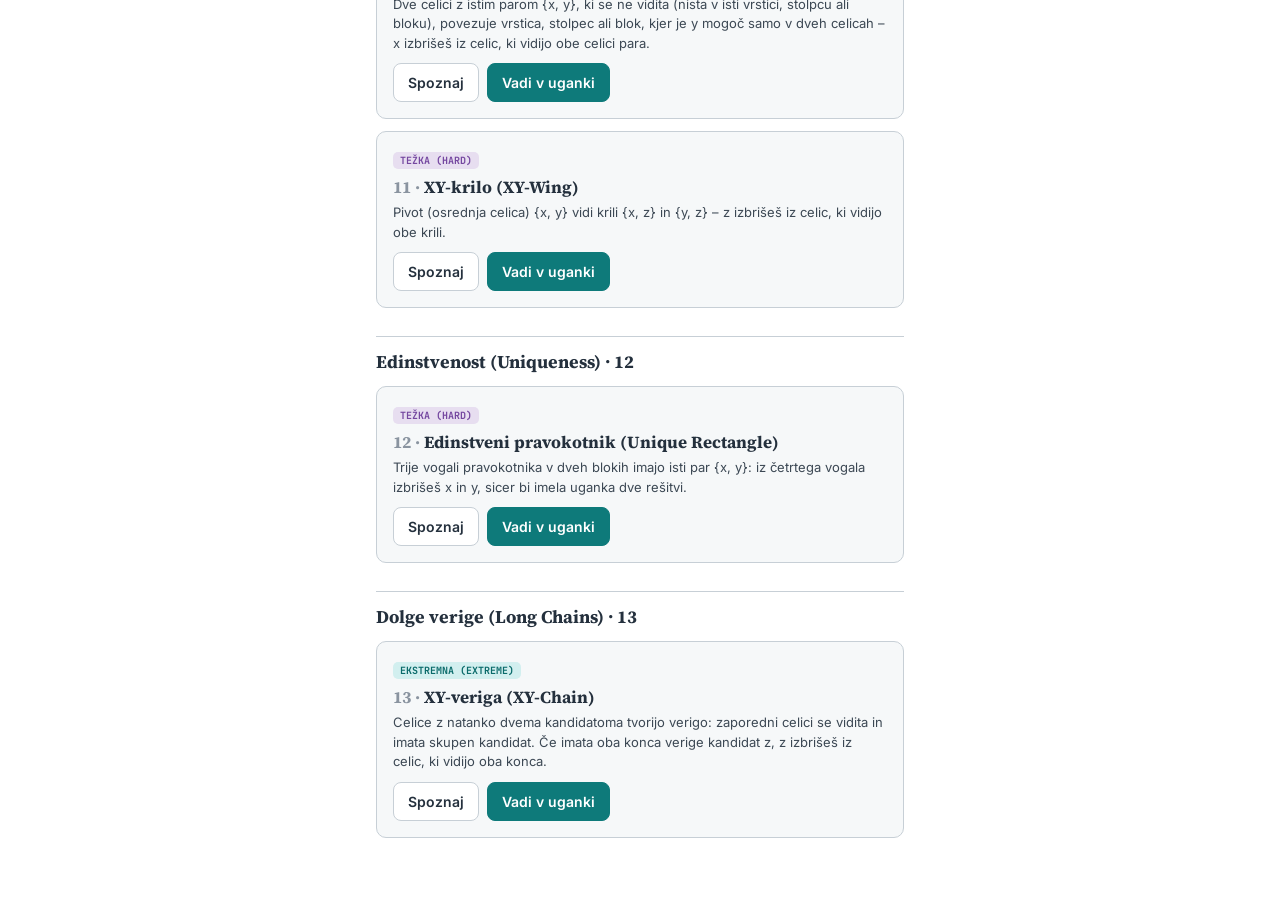
<file: trening/index.html>
<!DOCTYPE html>
<html lang="sl">
<head>
<meta charset="UTF-8">
<meta name="viewport" content="width=device-width, initial-scale=1.0">
<title>Sudoku trening tehnik</title>
<link rel="preconnect" href="https://fonts.googleapis.com">
<link href="https://fonts.googleapis.com/css2?family=JetBrains+Mono:wght@400;500;700&family=Source+Serif+4:opsz,wght@8..60,400;8..60,600;8..60,700&family=Inter:wght@400;500;600;700&display=swap" rel="stylesheet">
<link rel="stylesheet" href="../shared/base.css?v=2026-10-19.1447">
<link rel="stylesheet" href="../shared/mreza.css?v=2026-10-19.1447">
<link rel="stylesheet" href="../shared/plosca.css?v=2026-10-19.1447">
<link rel="stylesheet" href="../shared/pomoc.css?v=2026-10-19.1447">
<link rel="stylesheet" href="trening.css?v=2026-10-19.1447">
</head>
<body>
<header class="top">
  <nav id="aplikacije" class="aplikacije" aria-label="Aplikacije">
    <a href="../igra/index.html">Igra</a>
    <a href="../app/index.html">Reševalec</a>
    <a href="../trening/index.html" aria-current="page">Trening</a>
  </nav>
  <div class="top-row">
    <p class="eyebrow">Trening &middot; spoznaš in vadiš tehnike</p>
    <div class="top-actions">
      <button type="button" id="pomocBtn" class="top-btn">Pomoč</button>
    </div>
  </div>
  <h1>Sudoku trening tehnik</h1>
  <p>Izberi tehniko in jo vadi – v kratkih vajah (»Spoznaj«) ali v pravi uganki (»Vadi v uganki«).</p>
</header>
<div class="container">
  <div id="menu">
    <nav id="kazaloTehnik" class="kazalo-tehnik" aria-label="Kazalo tehnik"></nav>
    <div class="menu-card" data-mode="naked-single">
      <span class="badge badge-lahka">LAHKA (EASY)</span>
      <h3>Očitni enojček (Naked Single)</h3>
      <p>Poišči prazno celico, v kateri je mogoča samo še ena števka, in jo vpiši.</p>
    </div>
    <div class="menu-card" data-mode="hidden-single">
      <span class="badge badge-lahka">LAHKA (EASY)</span>
      <h3>Skriti enojček (Hidden Single)</h3>
      <p>Poišči števko, ki je v vrstici, stolpcu ali bloku mogoča samo v eni celici, in jo vpiši.</p>
    </div>
    <div class="menu-card" data-mode="naked-pair">
      <span class="badge badge-srednja">SREDNJA (MEDIUM)</span>
      <h3>Očitni par (Naked Pair)</h3>
      <p>Dve celici v isti vrstici, stolpcu ali bloku imata natanko ista dva kandidata {x, y} – x in y izbrišeš iz drugih celic te vrstice, stolpca ali bloka.</p>
    </div>
    <div class="menu-card" data-mode="hidden-pair">
      <span class="badge badge-srednja">SREDNJA (MEDIUM)</span>
      <h3>Skriti par (Hidden Pair)</h3>
      <p>Dve števki sta v vrstici, stolpcu ali bloku mogoči samo v istih dveh celicah – iz teh dveh celic izbrišeš vse druge kandidate.</p>
    </div>
    <div class="menu-card" data-mode="pointing">
      <span class="badge badge-srednja">SREDNJA (MEDIUM)</span>
      <h3>Izločitev izven bloka (Pointing Pair/Triple)</h3>
      <p>Če je števka v bloku mogoča samo v eni vrstici (ali stolpcu), jo izbrišeš iz te vrstice (ali stolpca) zunaj bloka.</p>
    </div>
    <div class="menu-card" data-mode="box-line">
      <span class="badge badge-srednja">SREDNJA (MEDIUM)</span>
      <h3>Izločitev v bloku (Box-Line Reduction)</h3>
      <p>Če je števka v vrstici (ali stolpcu) mogoča samo v enem bloku, jo izbrišeš iz preostanka tega bloka.</p>
    </div>
    <div class="menu-card" data-mode="naked-triple">
      <span class="badge badge-srednja">SREDNJA (MEDIUM)</span>
      <h3>Očitna trojica (Naked Triple)</h3>
      <p>Tri celice v isti vrstici, stolpcu ali bloku imajo skupaj samo tri različne kandidate – te tri števke izbrišeš iz drugih celic te vrstice, stolpca ali bloka.</p>
    </div>
    <div class="menu-card" data-mode="hidden-triple">
      <span class="badge badge-srednja">SREDNJA (MEDIUM)</span>
      <h3>Skrita trojica (Hidden Triple)</h3>
      <p>Tri števke so v vrstici, stolpcu ali bloku mogoče samo v istih treh celicah – iz teh celic izbrišeš vse druge kandidate.</p>
    </div>
    <div class="menu-card" data-mode="x-wing">
      <span class="badge badge-napredna">TEŽKA (HARD)</span>
      <h3>X-krilo (X-Wing)</h3>
      <p>Če je števka v dveh vrsticah mogoča samo v istih dveh stolpcih, jo izbrišeš iz teh dveh stolpcev v vseh drugih vrsticah (ali z zamenjanimi vrsticami in stolpci).</p>
    </div>
    <div class="menu-card" data-mode="swordfish">
      <span class="badge badge-napredna">TEŽKA (HARD)</span>
      <h3>Mečarica (Swordfish)</h3>
      <p>Razširjeno X-krilo: če je števka v treh vrsticah mogoča samo v istih treh stolpcih, jo iz teh stolpcev izbrišeš v vseh drugih vrsticah.</p>
    </div>
    <div class="menu-card" data-mode="turbot-fish">
      <span class="badge badge-napredna">TEŽKA (HARD)</span>
      <h3>Kratka X-veriga (Turbot Fish)</h3>
      <p>Dve povezavi iste števke se z enim koncem vidita – števko izbrišeš iz celic, ki vidijo oba druga konca. (Povezava je vrstica ali stolpec, kjer je števka mogoča samo v dveh celicah; celici se vidita, kadar sta v isti vrstici, stolpcu ali bloku.)</p>
    </div>
    <div class="menu-card" data-mode="w-wing">
      <span class="badge badge-napredna">TEŽKA (HARD)</span>
      <h3>W-krilo (W-Wing)</h3>
      <p>Dve celici z istim parom {x, y}, ki se ne vidita (nista v isti vrstici, stolpcu ali bloku), povezuje vrstica, stolpec ali blok, kjer je y mogoč samo v dveh celicah – x izbrišeš iz celic, ki vidijo obe celici para.</p>
    </div>
    <div class="menu-card" data-mode="xy-wing">
      <span class="badge badge-napredna">TEŽKA (HARD)</span>
      <h3>XY-krilo (XY-Wing)</h3>
      <p>Pivot (osrednja celica) {x, y} vidi krili {x, z} in {y, z} – z izbrišeš iz celic, ki vidijo obe krili.</p>
    </div>
    <div class="menu-card" data-mode="unique-rectangle">
      <span class="badge badge-napredna">TEŽKA (HARD)</span>
      <h3>Edinstveni pravokotnik (Unique Rectangle)</h3>
      <p>Trije vogali pravokotnika v dveh blokih imajo isti par {x, y}: iz četrtega vogala izbrišeš x in y, sicer bi imela uganka dve rešitvi.</p>
    </div>
    <div class="menu-card" data-mode="xy-chain">
      <span class="badge badge-ekspertna">EKSTREMNA (EXTREME)</span>
      <h3>XY-veriga (XY-Chain)</h3>
      <p>Celice z natanko dvema kandidatoma tvorijo verigo: zaporedni celici se vidita in imata skupen kandidat. Če imata oba konca verige kandidat z, z izbrišeš iz celic, ki vidijo oba konca.</p>
    </div>
  </div>
  <div id="trainer">
    <div class="vrh-vaje">
      <button class="back-btn" id="backBtn">← Nazaj na izbiro</button>
      <button class="back-btn" id="drugiNacin" type="button">↔ Vadi v uganki</button>
    </div>
    <div class="score-bar"><span>Pravilno: <b id="scoreRight">0</b> / <b id="scoreTotal">0</b><span id="scorePomoc"></span></span><span id="scorePercent"></span></div>
    <div id="exerciseArea"></div>
    <div class="dno-vaje">
      <button class="back-btn" id="backBtnDno">← Nazaj na izbiro</button>
      <button class="back-btn" id="naVrhDno" type="button">↑ Na vrh</button>
    </div>
  </div>
</div>

<div id="pomocDialog" class="dialog" role="dialog" aria-modal="true" aria-labelledby="pomocNaslov">
  <div class="dialog-panel dialog-navodila">
    <div class="dialog-glava">
      <h2 id="pomocNaslov">Pomoč</h2>
      <button type="button" class="dialog-zapri" data-zapri aria-label="Zapri">✕</button>
    </div>

    <h3 class="navodila-razdelek">Spoznaj in Vadi v uganki</h3>
    <p>Vsako tehniko vadiš na dva načina. <b>Spoznaj</b> (tudi klik na kartico) da kratke vaje, v katerih je vzorec tehnike vedno na mreži. <b>Vadi v uganki</b> da stanje prave uganke, v katerem je naslednji korak prav ta tehnika – poiščeš ga sam, kot med reševanjem.</p>
    <p>Pri 1–13 ima vaja v »Spoznaj« dve fazi. Najprej izberi celice vzorca in pritisni <b>Preveri</b>. Nato izbriši kandidate, ki zaradi vzorca odpadejo: izberi celice, nato števko v nizu <b>Izbriši kandidata</b> – kandidat se rdeče prečrta, ponoven klik (↺) ga vrne – in znova pritisni <b>Preveri</b>. Napačen izbris pobriše vse oznake in šteje kot napaka, nepopoln ne. Vaja je rešena po obeh fazah. Kljukica <b>več celic</b> nad nizom: vklopljena – klik celico doda v izbiro, ponoven klik jo odizbere; izklopljena – klik izbere samo to celico. Privzeto je vklopljena, kjer se briše ena števka, in izklopljena pri 3–6 in 12, kjer se iz celic brišejo različne števke; tvoja izbira velja do konca kroga.</p>
    <p>Krog ima devet vaj. Zgoraj je rezultat, na koncu kroga povzetek; z <b>Nazaj na izbiro</b> izbereš drugo tehniko, z <b>↔ Vadi v uganki</b> oziroma <b>↔ Spoznaj</b> desno ob njem pa začneš nov krog iste tehnike v drugem načinu.</p>
    <p>Moder okvir označuje tehniko, ki si jo nazadnje vadil – na kartici in v kazalu tehnik, tudi ko stran znova odpreš. Turkizna črta na levi označuje kartico, ki si jo izbral v kazalu; ostane, dokler ne izbereš druge.</p>

    <h3 class="navodila-razdelek">Postopnost</h3>
    <p>Pri E1 in E2 v »Spoznaj« je v prvih treh vajah označena celica (E1) ali vrstica, stolpec ali blok skupaj s števko (E2), v naslednjih treh samo vrstica, stolpec ali blok, v zadnjih treh nič. V »Vadi v uganki« je v prvih šestih vajah označeno območje koraka – vrstica, stolpec, blok, števka, par ali pivot; v zadnjih treh iščeš po vsej uganki. Pravilen je tudi korak zunaj območja.</p>

    <h3 class="navodila-razdelek">Namig, Rešitev in Razlaga</h3>
    <p><b>Namig</b> in <b>Rešitev</b> odpreš s klikom in zapreš z drugim klikom na isti gumb (takrat ima napis »Skrij namig« ali »Skrij rešitev«); v »Vadi v uganki« okvir zapre tudi <b>Skrij</b>. Odprt je eden naenkrat, pravilen odgovor ga zapre. Vaja, pri kateri si pogledal namig ali rešitev, se ne šteje – ne med pravilne ne med napačne. Razdelek <b>Razlaga</b> pod nalogo (razlaga tehnike) ne šteje kot pomoč.</p>
    <p>Izbrana celica je modra. Ob rešitvi in po pravilnem odgovoru so na mreži oznake koraka; kaj pomeni katera barva, pove legenda pod vajo. Ob odprti rešitvi lahko celice izbiraš naprej.</p>

    <h3 class="navodila-razdelek">Označi izbrane</h3>
    <p>Pri 1–13 v »Vadi v uganki« si vzorec lahko označiš. Kljukica <b>več celic</b> je vklopljena, zato klik celico doda v izbiro. Izberi celice vzorca in klikni <b>Označi izbrane</b> (ali tipko <kbd>O</kbd>) – celice dobijo vijoličen črtkan okvir, izbira pa je spet prosta. Nato izberi celice, iz katerih izbrišeš kandidata, izbriši števko in pritisni <b>Preveri</b>.</p>
    <p>Oznake so samo pripomoček: niso obvezne, <b>Preveri</b> jih ne gleda in ne štejejo kot pomoč. Če so vse izbrane celice že označene, <b>Označi izbrane</b> oznake pobriše, <b>Počisti oznake</b> pobriše vse. <b>Razveljavi</b> in <b>Začni znova</b> oznak ne spremenita, nova vaja jih pobriše.</p>

    <h3 class="navodila-razdelek">Tipkovnica</h3>
    <p>Pri E1 in E2: puščice premikajo izbiro, števka izbere števko za vpis (v »Vadi v uganki« jo predlaga), <kbd>Backspace</kbd> predlog pobriše, <kbd>Esc</kbd> počisti izbiro. Pri 1–13 v »Spoznaj« po izbiri vzorca: <kbd>Shift</kbd>+števka izbriše ali vrne kandidata v izbranih celicah, <kbd>Esc</kbd> počisti izbiro. Pri 1–13 v »Vadi v uganki«: <kbd>Shift</kbd>+števka izbriše ali vrne kandidata, <kbd>Ctrl</kbd>+<kbd>Z</kbd> / <kbd>Ctrl</kbd>+<kbd>Y</kbd> razveljavi / ponovi, <kbd>O</kbd> označi izbrane celice.</p>

    <h3 class="navodila-razdelek">Tehnike</h3>
    <p>Značka pove najnižjo težavnost uganke, ki to tehniko potrebuje. Z istimi oznakami so naštete tehnike, ki jih uganka potrebuje – npr. <b>Tehnike: E1, E2, 1 Izločitev izven bloka in 3 Očitni par</b>.</p>
    <div id="pomocTehnike"></div>
  </div>
</div>

<script src="../shared/engine.js?v=2026-10-19.1447"></script>
<script src="../shared/generator.js?v=2026-10-19.1447"></script>
<script src="../shared/stanje.js?v=2026-10-19.1447"></script>
<script src="../shared/vaje-uganka.js?v=2026-10-19.1447"></script>
<script src="../shared/vaje-banka.js?v=2026-10-19.1447"></script>
<script src="../shared/mreza.js?v=2026-10-19.1447"></script>
<script src="../shared/plosca.js?v=2026-10-19.1447"></script>
<script src="../shared/pomoc.js?v=2026-10-19.1447"></script>
<script src="../shared/sheme.js?v=2026-10-19.1447"></script>
<script src="../shared/navigacija.js?v=2026-10-19.1447"></script>
<script src="generators.js?v=2026-10-19.1447"></script>
<script src="v-uganki.js?v=2026-10-19.1447"></script>
<script src="izbris.js?v=2026-10-19.1447"></script>
<script src="trening.js?v=2026-10-19.1447"></script>
</body>
</html>
</file>
<file: shared/base.css>
/* shared/base.css — skupne osnove za vse tri Sudoku aplikacije (reševalec, trening
   tehnik in igra). Vsebuje samo tisto, kar velja povsod. */

* {
  box-sizing: border-box;
}

/* Paleta, skupna vsem trem aplikacijam (faza 5, docs/faza5-nacrt.md, N1). Aplikacija doda
   samo svoje (trening barve tehnik, mreža v shared/mreza.css svoje barve). Podlaga strani je
   bela (odločitev 2026-09-23), kartice so sivkaste z obrobo. */
:root {
  --paper: #FFFFFF;
  --card: #F6F8F9;
  --ink: #24303D;
  --ink2: #3C4854;          /* sivo besedilo: opisi, pojasnila */
  --line: #C7CFD6;
  --pencil: #8A94A0;
  --red: #B23A2E;
  --red-bg: #F3DEDA;
  --blue: #1F5FA8;
  --blue-bg: #DDE7F3;
  --green: #2E7D5C;
  --green-bg: #DCEEE5;
  --amber: #9C6B12;
  --amber-bg: #F1E5C9;
  --purple: #7548A0;
  --purple-bg: #E7DEF0;
  /* Pisava značk in oznak ravni (.tag.t-single, .tag.t-pair, .badge-lahka, .badge-srednja):
     temnejša od --green in --amber, da je kontrast na podlagi vsaj 4,5 : 1 (4,7; z --green 4,1,
     z --amber 3,7 - XY-veriga, korak 2). Drugod ostaneta --green in --amber. */
  --green-ink: #2A7355;
  --amber-ink: #865C0F;
  /* Ekspertna raven (XY-veriga, docs/xy-veriga-nacrt.md, razdelek 7, O5): turkizna -
     oznaka koraka .tag.t-expert in značka EKSPERTNA v treningu (kontrast 5,2). */
  --turq: #0B6B6B;
  --turq-bg: #D2EFEF;
  /* Značka težavnosti »Ekstremna« (shared/zbirka.css): jasno turkizna podlaga s temno pisavo
     (6,5), opazno temnejša od --turq-bg (razmerje svetlosti 1,6). */
  --turq-dark: #6CC8C8;
  --turq-dark-ink: #05393A;
  /* Značka težavnosti »Zelo težka«: enak slog v vijolični - srednje močna podlaga s temno
     pisavo (6,3), jasno temnejša od »Težke« (--purple-bg, razmerje svetlosti 2,0). */
  --purple-dark: #B494D1;
  --purple-dark-ink: #2A1545;
  /* Izbrana celica (shared/mreza.css) in fokus v vnosni mreži (reševalec, okno »Nova
     uganka« v igri) - povsod enako (odločitev A2): modrikasta podlaga in 3 px modra obroba. */
  --izbira: #4A86D8;
  --izbira-bg: var(--blue-bg);
  /* Podlagi celic vzorca in izbrisa prikazanega koraka - povsod enaki (naloga 6, O1,
     docs/naloga6-nacrt.md): mreža igre in treninga (shared/mreza.css), mreže »Spoznaj« 3-13,
     mala mreža in povečava v reševalcu, legende, čipa v Pomoči igre in shema v Pomoči. Močnejši od
     --amber-bg / --red-bg, ker se bledi odtenki na nekaterih zaslonih slabo vidijo
     (docs/oznake-nacrt.md, O2); vzorec in izbris loči tudi svetlost. */
  --k-vzorec-bg: #EFD8A0;
  --k-izbris-bg: #F0B4AA;
  /* Kandidat v mreži igre in treninga ter v celicah vzorca in izbrisa v reševalcu (O2) - temnejši
     od --pencil, da je na podlagah zgoraj kontrast vsaj 4,28 : 1. */
  --kand-ink: #4A5561;
}

/* Atribut hidden mora skriti element vedno: pravilo z display (npr. display:flex
   na razredu) bi sicer povozilo privzeto skrivanje brskalnika. */
[hidden] {
  display: none !important;
}

body {
  margin: 0;
  padding: 0 0 60px;
  color: var(--ink);
  background: var(--paper);
  font-family: 'Inter', sans-serif;
}

/* ---------- skupne sestavine (faza 5, N3-N7): glava, kartica, gumbi, noga, oznake
   korakov. Širino glave, vsebine in noge nastavi aplikacija (480 / 560 / 960 px). ---------- */

/* glava: zavihki aplikacij, nadnaslov (z gumbi desno), naslov, neobvezen opis */
header.top {
  padding: 14px 16px 10px;
  margin: 0 auto;
}
/* zavihki »Igra · Reševalec · Trening« v svoji vrstici na vrhu glave (naloga 4c, O8 v
   docs/navigacija-nacrt.md): 28 px visoki, 16 px nad nadnaslovom - glava je višja za 32 px (zgornji
   odmik 26 -> 14 px). Trenutna aplikacija ima podlago kartice in obrobo, drugi dve sta modri povezavi. */
nav.aplikacije {
  display: flex;
  flex-wrap: wrap;
  gap: 4px;
  margin: 0 0 16px;
}
nav.aplikacije a {
  display: inline-block;
  height: 28px;
  line-height: 26px;
  padding: 0 10px;
  border: 1px solid transparent;
  border-radius: 6px;
  font-size: 14px;
  font-weight: 500;
  color: var(--blue);
  text-decoration: none;
}
nav.aplikacije a:hover { text-decoration: underline; }
nav.aplikacije a[aria-current="page"] {
  background: var(--card);
  border-color: var(--line);
  color: var(--ink);
  text-decoration: none;
  cursor: default;
}
header.top .top-row {
  display: flex;
  align-items: center;
  justify-content: space-between;
  gap: 10px;
  flex-wrap: wrap;
  margin: 0 0 6px;
}
header.top .eyebrow {
  font-family: 'JetBrains Mono', monospace;
  font-size: 11px;
  letter-spacing: 0.12em;
  text-transform: uppercase;
  color: var(--pencil);
  margin: 0;
}
header.top h1 {
  font-family: 'Source Serif 4', serif;
  font-weight: 700;
  font-size: 24px;
  line-height: 1.25;
  margin: 0;
}
header.top > p {
  font-size: 14px;
  line-height: 1.5;
  color: var(--ink2);
  margin: 8px 0 0;
}
.top-actions { display: flex; gap: 8px; }
.top-btn {
  font-size: 12px;
  padding: 5px 10px;
  border-radius: 6px;
  color: var(--blue);
}

/* kartica */
.card {
  background: var(--card);
  border: 1px solid var(--line);
  border-radius: 10px;
  padding: 16px;
  margin-top: 12px;
}
.card h2 {
  font-family: 'Source Serif 4', serif;
  font-size: 17px;
  margin: 0 0 8px;
}

/* gumbi: osnovni, glavni (.primary), majhen (.majhen), onemogočen */
button {
  font-family: 'Inter', sans-serif;
  font-weight: 600;
  font-size: 14px;
  padding: 10px 14px;
  border-radius: 8px;
  border: 1px solid var(--line);
  background: #fff;
  color: var(--ink);
  cursor: pointer;
}
button.primary {
  background: var(--blue);
  color: #fff;
  border-color: var(--blue);
}
button:disabled { cursor: default; opacity: 0.4; }
button:not(:disabled):active { filter: brightness(0.94); }
button.majhen { font-size: 12.5px; padding: 7px 11px; }

/* noga */
footer.note {
  margin: 24px auto 0;
  padding: 0 16px;
  font-size: 12px;
  color: var(--pencil);
  line-height: 1.6;
  text-align: center;
}

/* oznaka tehnike pri koraku (reševalec, igra); barva po ravni tehnike iz tagClass()
   v shared/engine.js: lahke zeleno, srednje (1-6) jantarno, napredne (7-12) vijolično,
   ekspertne (13) turkizno, poskus s protislovjem rdeče */
.tag {
  display: inline-block;
  font-family: 'JetBrains Mono', monospace;
  font-size: 11px;
  font-weight: 700;
  letter-spacing: 0.02em;
  padding: 3px 8px;
  border-radius: 5px;
}
.tag.t-single { background: var(--green-bg); color: var(--green-ink); }
.tag.t-pair { background: var(--amber-bg); color: var(--amber-ink); }
.tag.t-advanced { background: var(--purple-bg); color: var(--purple); }
.tag.t-expert { background: var(--turq-bg); color: var(--turq); }
.tag.t-chain { background: var(--red-bg); color: var(--red); }
.tag.t-basic { background: var(--blue-bg); color: var(--blue); }

/* navigacija po straneh (naloga 4c, shared/navigacija.js): kazalo tehnik (meni treninga in okno Pomoč – od
   naloge 11a ista oblika) in okrogel plavajoč gumb »↑« 44 × 44 px spodaj desno (pri 320 px ne seže nad gumba
   kartice menija treninga).
   Kazalo: dva stolpca .kazalo-stolpec (levo skupine Lahka in Srednja, desno Težka in Ekstremna) drug ob drugem,
   kadar je prostora za dva po 230 px (meni pri 1280 px, okno Pomoč na računalniku), sicer drug pod drugim
   (telefon); skupina je v svojem stolpcu cela. Naslov skupine: ime krepko in značka težavnosti (.tag v barvi
   ravni, manjša); izbirnik z .kazalo-tehnik prevlada nad .dialog-navodila p v oknu Pomoč. Vrstica je gumb čez
   vso širino stolpca (44 px): oznaka v barvi ravni (36 × 32 px – cilj za dotik, D3 v docs/navigacija-nacrt.md),
   desno slovensko ime krepko in pod njim angleško (naloga 6b). */
.kazalo-tehnik {
  display: grid;
  grid-template-columns: repeat(auto-fit, minmax(230px, 1fr));
  gap: 0 12px;
  align-items: start;
}
.kazalo-tehnik .kazalo-skupina { margin: 0 0 6px; }
.kazalo-tehnik .kazalo-naslov {
  display: flex;
  flex-wrap: wrap;
  align-items: center;
  gap: 2px 8px;
  margin: 0 0 2px;
  padding: 4px 8px 0;
  font-size: 13px;
  line-height: 1.4;
  font-weight: 700;
  color: var(--ink);
}
.kazalo-tehnik .kazalo-tezavnost { font-size: 10px; padding: 2px 6px; }
.kazalo-vrstica {
  display: flex;
  align-items: center;
  gap: 10px;
  width: 100%;
  min-height: 44px;
  margin: 0 0 4px;
  padding: 5px 8px;
  border: 1px solid transparent;
  background: transparent;
  text-align: left;
}
.kazalo-vrstica:hover { border-color: var(--line); background: var(--card); }
.kazalo-vrstica .tag {
  display: inline-flex;
  align-items: center;
  justify-content: center;
  flex: none;
  min-width: 36px;
  min-height: 32px;
  padding: 0 8px;
  font-size: 13px;
  line-height: 1;
  border-radius: 6px;
}
.kazalo-imena { display: flex; flex-direction: column; min-width: 0; line-height: 1.2; }
.kazalo-imena .si { font-size: 14px; font-weight: 700; color: var(--ink); }
.kazalo-imena .en { font-size: 12.5px; font-weight: 400; color: var(--ink2); }
/* Okrogel »↑«: na širokem zaslonu 16 px desno od stolpca z vsebino (širino stolpca poda aplikacija v
   --stolpec-vsebine), kadar ob stolpcu ni prostora, 16 px od desnega roba okna (naloga 6b, P2). 100 % je širina
   okna brez drsnika, v kateri je stolpec na sredini; 60 px = gumb 44 px in razmik 16 px. */
button.na-vrh {
  position: fixed;
  right: max(16px, calc((100% - var(--stolpec-vsebine, 100%)) / 2 - 60px));
  bottom: calc(16px + env(safe-area-inset-bottom, 0px));
  z-index: 20;
  width: 44px;
  height: 44px;
  padding: 0;
  border-radius: 50%;
  font-size: 20px;
  line-height: 1;
  color: var(--blue);
  background: var(--card);
  box-shadow: 0 2px 8px rgba(0, 0, 0, 0.18);
}
</file>
<file: shared/zbirka.css>
/* shared/zbirka.css — seznam ugank v zbirki (kartica uganke), skupen za reševalec
   in igro. Izris je v shared/zbirka-ui.js. Barve (--blue, --green, --red, --pencil,
   --line, --blue-bg) so iz shared/base.css. */

.zbirka-seznam{
  list-style:none;
  margin:0;
  padding:0;
  display:flex;
  flex-direction:column;
  gap:9px;
}
.zbirka-seznam li{
  background:#fff;
  border:1px solid var(--line);
  border-radius:9px;
  padding:11px 13px;
}
.zbirka-seznam li.trenutna{ border-color: var(--blue); box-shadow: inset 3px 0 0 var(--blue); }
.zbirka-seznam li.prazno{ font-size:13px; color: var(--pencil); background:transparent; border-style:dashed; }
/* Podnaslov skupine vgrajenih primerov (»Srednja · tehnika«) - droben, siv, podrejen naslovu
   razdelka; med skupinami prazna vrstica. */
.zbirka-seznam li.zb-skupina{
  background:transparent; border:0; padding:0 2px;
  font-family:'JetBrains Mono', monospace; font-size:11px; font-weight:500;
  letter-spacing:0.06em; text-transform:uppercase; color: var(--pencil);
}
.zbirka-seznam li.zb-skupina:not(:first-child){ margin-top:14px; }
/* Značka težavnosti (zbirkaZnacka() v shared/zbirka-ui.js): pri primeru v seznamu in pod
   seznamom primerov v reševalcu. */
.znacka-tezavnosti{ font-size:10.5px; padding:2px 7px; vertical-align:1px; }
/* »Zelo težka« – vijolična kot »Težka« (.tag.t-advanced), a s srednje močno podlago in temno pisavo;
   »Ekstremna« enako v turkizni (tehnika 13, .tag.t-expert). */
.tag.znacka-zelo-tezka{ background: var(--purple-dark); color: var(--purple-dark-ink); }
.tag.znacka-ekstrem{ background: var(--turq-dark); color: var(--turq-dark-ink); }

/* 1. vrstica: težavnost · izvor · dodana (ali ime primera) */
.zb-vrstica{ font-size:14px; font-weight:600; }
.zb-trenutna{
  display:inline-block;
  font-size:11px;
  font-weight:600;
  color: var(--blue);
  background: var(--blue-bg);
  border-radius:10px;
  padding:1px 8px;
  vertical-align:1px;
  white-space:nowrap;
}
/* 2. vrstica: moje reševanje in stanje */
.zb-casi{ font-size:13px; color:var(--ink2); margin-top:2px; }
.zb-casi .v-teku{ color: var(--blue); }
.zb-casi .resena{ color: var(--green); font-weight:600; }
.zb-casi .napaka{ color: var(--red); }
/* 3. vrstica: danih · tehnike · koraki */
.zb-info{ font-family:'JetBrains Mono', monospace; font-size:12px; color: var(--pencil); margin-top:3px; }
.zb-opomba{ font-size:13.5px; color:var(--ink2); margin-top:6px; line-height:1.45; overflow-wrap:anywhere; }
.zb-gumbi{ display:flex; gap:8px; margin-top:9px; }
.zb-gumbi button{ font-size:12.5px; padding:7px 12px; }
.zb-gumbi button.danger{ color: var(--red); }
/* Filtri in razvrščanje nad seznamom (zbirkaUstvariFiltre() v shared/zbirka-ui.js): štiri okenca v mreži dva po
   dva, ime nad okencem; pod njimi vrstica »Prikazanih N od M« in »Počisti filtre«. Okence kot »Pokaži« nad koraki v
   reševalcu, z manjšim odmikom (6 px) in »…« pri predolgem napisu; vklopljen filter ima modro obrobo 2 px. */
.zbirka-filtri{ margin:8px 0 4px; }
.zb-filtri-mreza{ display:grid; grid-template-columns:minmax(0, 1fr) minmax(0, 1fr); gap:8px 10px; }
.zb-filter{ display:flex; flex-direction:column; gap:3px; min-width:0; font-size:12px; color: var(--ink2); }
.zb-filter select{
  width:100%;
  min-width:0;
  font-family:'Inter', sans-serif;
  font-size:14px;
  padding:7px 6px;
  border:1px solid var(--line);
  border-radius:6px;
  background:#fff;
  color: var(--ink);
  text-overflow:ellipsis;
  cursor:pointer;
}
.zb-filter select:focus{ outline:2px solid var(--blue); outline-offset:-1px; }
/* obroba 2 px, odmik za 1 px manjši - okence ostane enako veliko */
.zb-filter select.vklopljen{ border:2px solid var(--blue); padding:6px 5px; }
.zb-prikazanih{
  display:flex;
  align-items:center;
  justify-content:space-between;
  gap:10px;
  min-height:32px;
  margin-top:8px;
  font-size:13px;
  color: var(--ink2);
}
.zb-prikazanih button{ flex:none; }
/* "Izbriši vse" ob Izvozi/Uvozi (reševalec: .lib-tools, igra: .zbirka-gumbi) */
button.zbirka-izbrisi-vse{ color: var(--red); }
</file>
<file: shared/pomoc.css>
/* shared/pomoc.css — okno Pomoč, skupno igri, reševalcu in treningu (faza 6, korak c): okno
   (.dialog - prej v igra/igra.css; isti slog imata v igri tudi okni »Zbirka ugank« in »Nova
   uganka«), panel z razdelki, seznam tehnik in barve oznak v besedilu. Odpiranje in zapiranje ter
   seznam »Tehnike« sta v shared/pomoc.js. Naloži se za shared/base.css in pred slogi aplikacije. */

/* okno */
.dialog{
  display:none;
  position:fixed;
  inset:0;
  z-index:1500;
  background: rgba(36,48,61,0.6);
  overflow:auto;
  padding: 24px 16px;
}
.dialog.odprt{ display:block; }
.dialog-panel{
  max-width:480px;
  margin:0 auto;
  background: var(--card);
  border:1px solid var(--line);
  border-radius:10px;
  padding:18px;
}
.dialog-razlicica{
  margin:18px 0 0;
  font-size:12px;
  color:var(--ink2);
  text-align:center;
}
.dialog-glava{
  display:flex;
  align-items:center;
  justify-content:space-between;
  margin-bottom:10px;
}
.dialog-glava h2{ font-family:'Source Serif 4', serif; font-size:18px; margin:0; }
.dialog-zapri{ width:36px; height:36px; padding:0; border-radius:18px; font-size:16px; }

/* okno Pomoč: širši panel, razdelki, seznam tehnik */
.dialog-navodila{ max-width:660px; }
/* Naloga 4c, korak 3 (docs/navigacija-nacrt.md): lepljiva glava z »↑ Na vrh« in ✕ – samo v oknu Pomoč
   (O3, D1; okna Zbirka in Nova uganka ostanejo, kot so), pod njo kazalo razdelkov (O1), v razdelku
   »Tehnike« kazalo tehnik (O2, sestavina .kazalo-tehnik iz shared/base.css). Naslov razdelka in tehnika
   po pomiku iz kazala pristaneta pod glavo (scroll-margin-top > višina glave 53 px). Lepljiv element se
   ustavi ob robu odmika okna (.dialog ima zgoraj 24 px, ki jih zaradi drugih oken ne spreminjam), zato
   top: -24px – glava je ob vrhu zaslona in nad njo ne drsi besedilo. */
.dialog-navodila .dialog-glava{
  position:sticky;
  top:-24px;
  z-index:2;
  gap:8px;
  margin-bottom:12px;
  padding:8px 0;
  background:var(--card);
  border-bottom:1px solid var(--line);
}
.dialog-navodila .dialog-glava h2{ margin-right:auto; }
.dialog-na-vrh{ height:36px; padding:0 12px; border-radius:18px; font-size:13px; color:var(--blue); white-space:nowrap; }
/* popravek A po ročnem pregledu: napisa »↑ Na vrh« in »↑ Tehnike« eden nad drugim, neaktivni neviden – gumb je
   vedno širok kot daljši napis, glava se ob menjavi ne spremeni */
.dialog-na-vrh:not([hidden]){ display:inline-grid; align-items:center; justify-items:center; }
.dialog-na-vrh > span{ grid-area:1 / 1; }
.dialog-na-vrh:not([data-napis="tehnike"]) .napis-tehnike, .dialog-na-vrh[data-napis="tehnike"] .napis-vrh{ visibility:hidden; }
.pomoc-kazalo{ display:flex; flex-wrap:wrap; gap:6px; }
.pomoc-kazalo button{ min-height:32px; padding:4px 10px; border-radius:6px; font-size:12.5px; color:var(--blue); }
.dialog-navodila .kazalo-tehnik{ margin:0 0 12px; }
.dialog-navodila .navodila-razdelek, .dialog-navodila .tehnike li, .dialog-navodila .kazalo-tehnik{ scroll-margin-top:64px; }
.navodila-razdelek{
  font-family:'Source Serif 4', serif;
  font-size:16px;
  margin:18px 0 8px;
  padding-top:12px;
  border-top:1px solid var(--line);
}
/* podnaslov v razdelku (igra: »Kako igrati«, »Zbirka ugank« - po tem, kar je na zaslonu) */
.navodila-podnaslov{ font-size:13.5px; font-weight:600; color:var(--ink); margin:12px 0 4px; }
.dialog-navodila p, .dialog-navodila li{ font-size:13px; color:var(--ink2); line-height:1.6; }
.dialog-navodila p{ margin:0 0 9px; }
.navodila-stopnje, .tehnike{ margin:0 0 9px; padding-left:22px; }
.navodila-stopnje li{ margin-bottom:4px; }
/* Seznam tehnik: oznaka (E1, E2, 1..12) je izrecna, ker je <ol> ne zna izpisati; značka ravni
   ima barve oznake koraka (.tag.t-* v shared/base.css). */
.tehnike{ list-style:none; padding-left:0; }
.tehnike li{ margin-bottom:12px; }
/* Naslov skupine v vrstici prve tehnike skupine (naloga 11a, O7): besedilo kot nad karticami v treningu
   (»Podmnožice (Subsets) · 3–6«), črta nad njim loči skupine. */
.tehnike .tehnike-skupina{ font-family:'Source Serif 4', serif; font-size:15px; font-weight:700; color:var(--ink); margin:18px 0 8px; padding-top:10px; border-top:1px solid var(--line); }
.tehnike li:first-child .tehnike-skupina{ margin-top:4px; padding-top:0; border-top:0; }
.tehnike .tehnika-oznaka{ display:inline-block; min-width:3em; font-family:'JetBrains Mono', monospace; font-weight:700; color: var(--blue); }
.tehnike b{ font-family:'Source Serif 4', serif; font-size:14px; color: var(--ink); }
.tehnike .tehnika-raven{ font-size:10px; vertical-align:1px; }
.tehnike p{ margin:2px 0 0; }
.tehnike p + p{ margin-top:4px; }
/* Dodatna angleška imena pod imenom tehnike (1, 2, 9, 11 - naloga 11a, 1.3): pripis, manjše in sivo. */
.tehnike .tehnika-druga{ margin-top:0; font-size:12.5px; color: var(--ink2); }
/* Shema vzorca pod posledico (1-12), zložljivo, privzeto zaprto (faza 3a, korak 4). */
.tehnike .tehnika-shema{ margin-top:4px; }
.tehnike .tehnika-shema summary{ cursor:pointer; color:var(--blue); font-weight:600; font-size:13px; width:max-content; }
/* barve oznak v besedilu (kot na mreži): podlagi kot celice koraka (naloga 6, O3) - »jantarne« s temno
   pisavo (beseda opisuje podlago), »rdeče prečrtani« temno krepko z rdečo črto 2 px kot kandidat na mreži */
.vzorec-vzorec{ background: var(--k-vzorec-bg); color: var(--ink); padding:0 3px; border-radius:3px; }
.vzorec-izbris{ background: var(--k-izbris-bg); color: var(--ink); font-weight:700; padding:0 3px; border-radius:3px; text-decoration: line-through var(--red) 2px; }
.vzorec-vpis{ background: var(--green-bg); color: var(--green); padding:0 3px; border-radius:3px; }

/* ---------- shema vzorca pri razlagi tehnik 1–12 (faza 3a, shared/sheme.js) ----------
   Podlagi sta podlagi celic koraka iz palete (shared/base.css, naloga 6, O1), okvir kot --okvir-vzorec
   v trening/trening.css (tu pod svojim imenom, ker se slog naloži tudi v igri in reševalcu). Risba se prilagodi širini
   (največ 327 px – na širokem zaslonu se ne poveča). */
:root{
  --shema-vzorec-bg:var(--k-vzorec-bg);
  --shema-vzorec-okvir:#C8A020;
  --shema-izbris-bg:var(--k-izbris-bg);
  --shema-povezava:#A8820E;
  --shema-vzorec2-bg:#FAF0D6;
}
.shema{ margin:8px 0 0; }
.shema-okvir{ line-height:0; }
.shema-risba{ display:block; width:100%; height:auto; }
.shema-risba .sh-vzorec{ fill:var(--shema-vzorec-bg); stroke:var(--shema-vzorec-okvir); stroke-width:2.5; }
/* Celica vzorca druge vrste (W-krilo: celici povezave, XY-krilo: krili – popravka po pregledu
   koraka 3 in ročnem pregledu faze 3a): samo bledejša podlaga, okvir poln kot pri celicah vzorca. */
.shema-risba .sh-vzorec2{ fill:var(--shema-vzorec2-bg); }
.shema-risba .sh-izbris{ fill:var(--shema-izbris-bg); }
.shema-risba .sh-tanka{ stroke:var(--line); stroke-width:1; }
.shema-risba .sh-debela{ stroke:var(--ink); stroke-width:2; }
.shema-risba .sh-okvir{ fill:none; stroke:var(--ink); stroke-width:2.5; }
.shema-risba text{ font-family:'JetBrains Mono', monospace; font-size:13px; text-anchor:middle; }
.shema-risba .sh-crka{ fill:var(--ink); font-weight:500; }
.shema .sh-drugi{ fill:var(--pencil); }
/* Prečrtan kandidat: črka (pike) v barvi drugih, čez njo rdeča črta (popravek po pregledu koraka 2 –
   rdeča črka z rdečo črto je bila videti kot zvezdica). Enako v legendi (.shema-izbris). */
.shema .sh-crta-izbris{ stroke:var(--red); stroke-width:2; stroke-linecap:round; }
.shema-legenda{ display:flex; flex-wrap:wrap; gap:4px 14px; font-size:12.5px; margin-top:6px; color:var(--ink2); }
.shema-sw{ display:inline-block; width:14px; height:14px; border-radius:3px; vertical-align:-2px; margin-right:5px; }
.shema-sw-vzorec{ background:var(--shema-vzorec-bg); border:2px solid var(--shema-vzorec-okvir); }
.shema-sw-vzorec2{ background:var(--shema-vzorec2-bg); border:2px solid var(--shema-vzorec-okvir); }
.shema-sw-izbris{ background:var(--shema-izbris-bg); }
.shema-izbris{ color:var(--ink); font-weight:500; text-decoration:line-through var(--red) 2px; font-family:'JetBrains Mono', monospace; margin-right:5px; }
/* Povezave (sheme 9–11): povezava polna jantarna, celici se vidita črtkana jantarna, celica izbrisa
   vidi črtkana rdeča; v legendi kratka črta. Naslov risbe pri 9 (dve risbi). */
.shema .sh-povezava, .shema .sh-vidita{ stroke:var(--shema-povezava); stroke-width:2.5; stroke-linecap:round; }
.shema .sh-vidita{ stroke-dasharray:5 4; stroke-linecap:butt; }
.shema .sh-vidi{ stroke:var(--red); stroke-width:1.75; stroke-dasharray:4 3; }
.shema-sw-crta svg{ display:inline-block; width:24px; height:14px; vertical-align:-2px; margin-right:5px; }
.shema .shema-naslov{ font-size:13px; font-weight:600; color:var(--ink); margin:10px 0 4px; }
.shema .shema-naslov:first-child{ margin-top:0; }
.shema-izbris-drugi svg{ display:inline-block; width:17px; height:14px; vertical-align:-2px; margin-right:5px; }
.shema .shema-sklep{ font-size:13px; color:var(--ink); line-height:1.5; margin:6px 0 0; }
.shema .shema-crke, .shema .shema-opomba, .shema .shema-enako{ font-size:12.5px; color:var(--ink2); line-height:1.5; margin:4px 0 0; }
</file>
<file: app/app.css>
/* app/app.css — stili za Sudoku reševalec. Skupne osnove so v ../shared/base.css */

  /* paleta in bela podlaga so v ../shared/base.css */
  :root{
    /* velikost celice vnosne mreže in rešitve (--cs), mreže kandidatov (--ccs) in male
       mreže koraka (--mcs-koraka); za brskalnike brez enot vsebnika - spodaj @supports */
    --cs: min(10.2vw, 48px);
    --ccs: min(10.5vw, 50px);
    --zcs: 42px;
  }
  /* Mreže so široke natanko kot kartica (oz. korak): celica = širina vsebnika / 9 (cqi),
     neodvisno od odmikov strani in kartice in od drsnika okna. Vsebnik (kartica, ovoj male
     mreže) nima potomcev s position:fixed - povečan prikaz in okno zbirke sta otroka body. */
  @supports (width: 1cqi){
    .card, .mini-container{ container-type: inline-size; }
    #inputGrid, #solvedGrid{ --cs: min(calc(100cqi / 9), 48px); }
    #candidateGrid{ --ccs: min(calc(100cqi / 9), 50px); }
  }
  /* reset, body, glava, kartica, gumbi, noga in oznake korakov so v shared/base.css - tu je
     samo tisto, kar je specifično za to aplikacijo (širina 480 px) */
  header.top, footer.note{ max-width: 480px; }

  main{
    max-width: 480px;
    margin: 0 auto;
    padding: 0 16px;
  }
  /* širina stolpca kartic (main brez odmikov) - ob njem je okrogel »↑« (shared/base.css) */
  button.na-vrh{ --stolpec-vsebine: 448px; }

  /* ---------- vnosna mreža ---------- */
  #inputGrid{
    display:grid;
    grid-template-columns: repeat(9, var(--cs));
    grid-template-rows: repeat(9, var(--cs));
    justify-content:center;
    margin: 4px auto 14px;
    background:#fff;
    width:max-content;
  }
  #inputGrid input{
    width: var(--cs);
    height: var(--cs);
    text-align:center;
    font-family:'JetBrains Mono', monospace;
    font-weight:700;
    font-size: calc(var(--cs) * 0.5);
    color: var(--ink); /* danosti temne, kot v igri (faza 5, N9) */
    background:#fff;
    border: 1px solid var(--line);
    padding:0;
    -webkit-appearance:none;
    appearance:none;
    outline-offset:-2px;
  }
  /* fokus = izbrana celica, kot v igri in treningu (--izbira, --izbira-bg v shared/base.css) */
  #inputGrid input:focus{
    outline:none;
    background: var(--izbira-bg);
    box-shadow: inset 0 0 0 3px var(--izbira);
  }
  #inputGrid input.given-style{ color: var(--ink); }
  #inputGrid input.conflict{
    background: var(--red-bg) !important;
    color: var(--red) !important;
  }
  /* debele obrobe med bloki */
  #inputGrid input[data-c="0"]{ border-left: 2px solid var(--ink); }
  #inputGrid input[data-c="3"], #inputGrid input[data-c="6"]{ border-left: 2px solid var(--ink); }
  #inputGrid input[data-c="8"]{ border-right: 2px solid var(--ink); }
  #inputGrid input[data-r="0"]{ border-top: 2px solid var(--ink); }
  #inputGrid input[data-r="3"], #inputGrid input[data-r="6"]{ border-top: 2px solid var(--ink); }
  #inputGrid input[data-r="8"]{ border-bottom: 2px solid var(--ink); }

  /* ---------- mreža kandidatov ---------- */
  #candidateGrid{
    display:grid;
    grid-template-columns: repeat(9, var(--ccs));
    grid-template-rows: repeat(9, var(--ccs));
    justify-content:center;
    margin: 4px auto 4px;
    background:#fff;
  }
  #candidateGrid .ccell{
    width: var(--ccs);
    height: var(--ccs);
    border: 1px solid var(--line);
    display:flex;
    align-items:center;
    justify-content:center;
  }
  /* dana števka temna in krepka, kot v igri (faza 5, N9) */
  #candidateGrid .ccell.given{
    font-family:'JetBrains Mono', monospace;
    font-weight:800;
    font-size: calc(var(--ccs) * 0.5);
    color:#000;
  }
  #candidateGrid .candgrid{
    display:grid;
    grid-template-columns:repeat(3,1fr);
    grid-template-rows:repeat(3,1fr);
    width:100%;
    height:100%;
  }
  #candidateGrid .cand{
    display:flex;
    align-items:center;
    justify-content:center;
    font-family:'JetBrains Mono', monospace;
    font-size: calc(var(--ccs) * 0.26);
    color: var(--pencil);
  }
  #candidateGrid .cand.hidden{ visibility:hidden; }
  #candidateGrid .ccell[data-c="0"]{ border-left: 2px solid var(--ink); }
  #candidateGrid .ccell[data-c="3"], #candidateGrid .ccell[data-c="6"]{ border-left: 2px solid var(--ink); }
  #candidateGrid .ccell[data-c="8"]{ border-right: 2px solid var(--ink); }
  #candidateGrid .ccell[data-r="0"]{ border-top: 2px solid var(--ink); }
  #candidateGrid .ccell[data-r="3"], #candidateGrid .ccell[data-r="6"]{ border-top: 2px solid var(--ink); }
  #candidateGrid .ccell[data-r="8"]{ border-bottom: 2px solid var(--ink); }
  .cand-hint{
    font-size:12px;
    color:var(--pencil);
    margin: 0 0 10px;
    line-height:1.5;
  }

  .btn-row{
    display:flex;
    gap:10px;
    flex-wrap:wrap;
  }
  /* »Reši« zapolni vrstico (gumbi so v shared/base.css) */
  .btn-row .primary{ flex:1; }
  /* spustni seznam "Primer" - videz kot ostali gumbi v vrstici; ne širši od kartice
     (sicer je širok kot najdaljše ime primera) */
  .btn-row select{
    max-width:100%;
    font-family:'Inter', sans-serif;
    font-weight:600;
    font-size:14px;
    padding: 10px 12px;
    border-radius: 8px;
    border: 1px solid var(--line);
    background:#fff;
    color: var(--ink);
    cursor:pointer;
  }

  /* Opis vgrajenega primera pod seznamom »Primeri po težavnosti« (izrisiOpisPrimera() v app.js). */
  .primer-opis{ font-size:13px; color: var(--ink2); margin-top:10px; line-height:1.5; }
  .primer-opis > div + div{ margin-top:3px; }

  #status{
    font-size:13px;
    color: var(--pencil);
    margin-top:10px;
    min-height: 18px;
    line-height:1.5;
  }
  #status.err{ color: var(--red); }
  #status.ok{ color: var(--green); }
  #status.warn{ color: var(--amber); }

  /* ---------- polje Niz nad vnosno mrežo ---------- */
  .prilepi{
    display:flex;
    align-items:center;
    gap:8px;
    font-size:12.5px;
    color:var(--ink2);
    margin-bottom:6px;
  }
  .prilepi input{
    flex:1;
    min-width:0;
    font-family:'JetBrains Mono', monospace;
    font-size:12px;
    padding:7px 8px;
    border:1px solid var(--line);
    border-radius:6px;
    background:#fff;
    color: var(--ink);
  }
  .prilepi input:focus{ outline: 2px solid var(--blue); outline-offset:-1px; }
  #nizStatus{ font-size:12.5px; line-height:1.5; min-height:0; margin-bottom:6px; }
  #nizStatus:empty{ margin-bottom:0; }
  #nizStatus.err{ color: var(--red); }

  /* ---------- rezultati ---------- */
  #results{ display:none; }

  #solvedGrid{
    display:grid;
    grid-template-columns: repeat(9, var(--cs));
    grid-template-rows: repeat(9, var(--cs));
    justify-content:center;
    margin: 4px auto 16px;
    background:#fff;
  }
  #solvedGrid div{
    width: var(--cs);
    height: var(--cs);
    display:flex;
    align-items:center;
    justify-content:center;
    font-family:'JetBrains Mono', monospace;
    font-weight:700;
    font-size: calc(var(--cs) * 0.5);
    color: var(--ink);
    border: 1px solid var(--line);
  }
  /* dana števka temna in krepka, izpeljana modra - kot v igri dana in vpisana (faza 5, N9) */
  #solvedGrid div.was-given{
    color: #000;
    font-weight: 800;
  }
  #solvedGrid div.was-solved{
    color: var(--blue);
  }
  /* legenda nad rešitvijo - stavek, besedi »Temne« in »modre« v barvah števk rešitve */
  .legend-grid{
    font-size:12.5px;
    color:var(--ink2);
    margin: -6px 0 14px;
  }
  .legend-grid .vz-dana{ color:#000; font-weight:800; }
  .legend-grid .vz-izpeljana{ color: var(--blue); font-weight:700; }
  #solvedGrid div[data-c="0"]{ border-left: 2px solid var(--ink); }
  #solvedGrid div[data-c="3"], #solvedGrid div[data-c="6"]{ border-left: 2px solid var(--ink); }
  #solvedGrid div[data-c="8"]{ border-right: 2px solid var(--ink); }
  #solvedGrid div[data-r="0"]{ border-top: 2px solid var(--ink); }
  #solvedGrid div[data-r="3"], #solvedGrid div[data-r="6"]{ border-top: 2px solid var(--ink); }
  #solvedGrid div[data-r="8"]{ border-bottom: 2px solid var(--ink); }

  .summary{
    display:flex;
    flex-wrap:wrap;
    gap:6px 10px;
    font-size:12.5px;
    font-family:'JetBrains Mono', monospace;
    color:var(--pencil);
    margin-bottom:14px;
  }
  .summary span b{ color:var(--ink); }

  /* okence »Pokaži« nad koraki (filter, naloga 6b) - čez vso širino kartice, videz kot polje Niz */
  .filter-korakov{
    display:flex;
    align-items:center;
    gap:8px;
    font-size:13px;
    color:var(--ink2);
    margin-bottom:10px;
  }
  .filter-korakov select{
    flex:1;
    min-width:0;
    font-family:'Inter', sans-serif;
    font-size:14px;
    padding:7px 8px;
    border:1px solid var(--line);
    border-radius:6px;
    background:#fff;
    color: var(--ink);
    cursor:pointer;
  }
  .filter-korakov select:focus{ outline: 2px solid var(--blue); outline-offset:-1px; }
  .steps-toolbar{
    display:flex;
    align-items:center;
    justify-content:space-between;
    margin-bottom:14px;
  }
  #steps{
    list-style:none;
    margin:0;
    padding:0;
    display:flex;
    flex-direction:column;
    gap:9px;
  }
  #steps li{
    border: 1px solid var(--line);
    border-radius:9px;
    padding:11px 13px 11px 42px;
    background:#fff;
    position:relative;
  }
  #steps li input.done-check{
    position:absolute;
    left:13px;
    top:13px;
    width:19px;
    height:19px;
    accent-color: var(--green);
    cursor:pointer;
  }
  #steps li.done{
    background: var(--green-bg);
    border-color: var(--green);
  }
  #steps li.done .msg{
    color: var(--pencil);
    text-decoration: line-through;
    text-decoration-color: var(--pencil);
  }
  #steps li.done .tag{ opacity:0.6; }
  #progress{
    font-family:'JetBrains Mono', monospace;
    font-size:13px;
    color:var(--pencil);
  }
  #steps li .tag{ margin-bottom:6px; }
  #steps li .msg{ font-size:14.5px; line-height:1.55; color:var(--ink2); }
  #steps li .idx{ color:var(--pencil); font-family:'JetBrains Mono', monospace; font-size:11.5px; margin-right:4px; }


  /* ---------- lightbox: tapni katerokoli mrežo za povečan prikaz ---------- */
  #lightbox{
    display:none;
    position:fixed;
    inset:0;
    z-index:2000;
    background: rgba(36,48,61,0.94);
    padding: 60px 14px 24px;
  }
  #lightboxClose{
    position:fixed;
    top:12px;
    right:14px;
    z-index:2001;
    width:42px;
    height:42px;
    border-radius:21px;
    border:none;
    background:#fff;
    color:var(--ink);
    font-size:19px;
    font-weight:700;
    cursor:pointer;
    padding:0;
  }
  #lightboxHint{
    position:fixed;
    top:20px;
    left:16px;
    z-index:2001;
    font-size:12px;
    color:#fff;
    font-family:'JetBrains Mono', monospace;
    opacity:0.75;
  }
  /* Povečana mreža je vsa v oknu: celica je največ 52 px (rešitev 48 px - app.js), sicer iz
     širine in višine drsnega območja (odmik notranjosti 2 × 10 px, obroba mreže 2 px, naslov
     koraka pribl. 34 px). Prej je bila celica stalna in mreža (470 px) je bila na telefonu
     širša od zaslona; centriranje z justify-content je preliv razdelilo na obe strani, zato
     levega dela ni bilo mogoče doseči. Sredino zdaj da margin:auto notranjosti - pri prelivu
     je 0, mreža se začne na levem robu. */
  #lightboxScroll{
    width:100%;
    height:100%;
    overflow:auto;
    display:flex;
    align-items:flex-start;
    --mcs-povecave: min(calc((100vw - 50px) / 9), calc((100vh - 140px) / 9));
  }
  @supports (width: 1cqw){
    #lightboxScroll{
      container-type: size;
      --mcs-povecave: min(calc((100cqw - 22px) / 9), calc((100cqh - 56px) / 9));
    }
  }
  #lightboxInner{
    background:#fff;
    border-radius:10px;
    padding:10px;
    margin:auto;
    cursor:zoom-out;
  }

  /* ---------- mini mreža za posamezen korak ---------- */
  .mini-toggle{
    display:block;
    margin-top:9px;
    font-size:12px;
    padding:6px 10px;
    border-radius:6px;
    border:1px solid var(--line);
    background:#fff;
    color:var(--blue);
    font-weight:600;
    cursor:pointer;
  }
  /* ovoj male mreže sega čez levi odmik koraka (prostor kljukice) - simetrično z desnim
     (13 px), da so celice na telefonu čim večje; mreža ima 1 px obrobe na vsaki strani */
  .mini-container{
    margin-top:10px;
    margin-left:-29px;
    padding-top:2px;
    --mcs-koraka: min(9.8vw, 42px);
  }
  @supports (width: 1cqi){
    .mini-container{ --mcs-koraka: min(calc((100cqi - 2px) / 9), 42px); }
  }
  .mini-grid{
    --mcs: min(9.8vw, 42px);
    display:grid;
    grid-template-columns: repeat(9, var(--mcs));
    grid-template-rows: repeat(9, var(--mcs));
    width:max-content;
    margin: 0 auto;
    background:#fff;
    border:1px solid var(--line);
    cursor: zoom-in;
  }
  .mini-grid .mcell{
    width: var(--mcs);
    height: var(--mcs);
    display:flex;
    align-items:center;
    justify-content:center;
    position:relative;
    border: 1px solid #DDE1E5;
  }
  .mini-grid .mcell[data-c="0"]{ border-left: 2px solid var(--ink); }
  .mini-grid .mcell[data-c="3"], .mini-grid .mcell[data-c="6"]{ border-left: 2px solid var(--ink); }
  .mini-grid .mcell[data-c="8"]{ border-right: 2px solid var(--ink); }
  .mini-grid .mcell[data-r="0"]{ border-top: 2px solid var(--ink); }
  .mini-grid .mcell[data-r="3"], .mini-grid .mcell[data-r="6"]{ border-top: 2px solid var(--ink); }
  .mini-grid .mcell[data-r="8"]{ border-bottom: 2px solid var(--ink); }

  /* dana temna, izpeljana modra (faza 5, N9), števka koraka zelena */
  .mini-grid .mcell.given{
    font-family:'JetBrains Mono', monospace;
    font-weight:800;
    font-size: calc(var(--mcs) * 0.52);
    color:#000;
  }
  .mini-grid .mcell.solved-num{
    font-family:'JetBrains Mono', monospace;
    font-weight:700;
    font-size: calc(var(--mcs) * 0.52);
    color: var(--blue);
  }
  .mini-grid .mcell.willset{
    font-family:'JetBrains Mono', monospace;
    font-weight:800;
    font-size: calc(var(--mcs) * 0.52);
    color: var(--green);
    background: var(--green-bg);
  }
  /* podlagi celic vzorca in izbrisa iz palete - enaki kot v igri in treningu (naloga 6, O1) */
  .mini-grid .mcell.hl-source{ background: var(--k-vzorec-bg); }
  .mini-grid .mcell.hl-elimonly{ background: var(--k-izbris-bg); }

  /* Vrstice in stolpci se smejo skrčiti pod višino vrstice besedila (minmax(0, 1fr), višina
     vrstice 1): s privzeto višino (pribl. 1,3 × pisava) so bile tri vrstice višje od celice
     in spodnja (7, 8, 9) je segla v celico spodaj - 5 px pri 42 px, 7 px pri 31 px (popravek
     po ročnem pregledu faze 6). */
  .mcandgrid{
    display:grid;
    grid-template-columns:repeat(3,minmax(0,1fr));
    grid-template-rows:repeat(3,minmax(0,1fr));
    width:100%;
    height:100%;
  }
  .mcand{
    display:flex;
    align-items:center;
    justify-content:center;
    font-family:'JetBrains Mono', monospace;
    font-size: calc(var(--mcs) * 0.27);
    line-height:1;
    color: var(--pencil);
  }
  /* v celicah vzorca in izbrisa temnejši kot v igri in treningu (naloga 6, O2): --pencil bi imel na
     rožnati podlagi kontrast 1,73 : 1, --kand-ink 4,28. :where() da specifičnost .mcand, zato
     .mcand-veriga in .mcand-elim spodaj ostaneta bela oziroma rdeča. */
  :where(.mini-grid .mcell.hl-source, .mini-grid .mcell.hl-elimonly) .mcand{ color: var(--kand-ink); }
  .mcand-empty{ visibility:hidden; }
  /* XY-veriga (O4, docs/xy-veriga-nacrt.md): zaporedna številka celice verige na praznem mestu
     kandidata - majhna polna jantarna oznaka v polju kandidata, zato ne sega iz celice in ne
     prekrije kandidata (kontrast bele na --amber-ink 5,9 : 1) */
  .mcand-veriga{
    margin:4%;
    border-radius:2px;
    background: var(--amber-ink);
    color:#fff;
    font-weight:700;
  }
  /* kandidat za izbris: temna krepka števka z rdečo črto 2 px (naloga 6, kot v igri in treningu) */
  .mcand-elim{
    color: var(--ink);
    font-weight:700;
    text-decoration: line-through var(--red) 2px;
  }

  .mini-legend{
    display:flex;
    flex-wrap:wrap;
    gap:8px 14px;
    justify-content:center;
    font-size:11px;
    color:var(--pencil);
    margin: 10px 0 2px;
  }
  .mini-legend span{ display:inline-flex; align-items:center; gap:5px; }
  .mini-legend .sw{ width:11px; height:11px; border-radius:3px; border:1px solid rgba(0,0,0,0.15); }
  /* vzorčki legende kot celice male mreže (hl-source, mcand-elim na hl-elimonly, willset) */
  .mini-legend .sw-vzorec{ background:var(--k-vzorec-bg); border-color:var(--amber); }
  .mini-legend .sw-stevka{
    justify-content:center; min-width:15px; height:15px; border-radius:3px;
    font-family:'JetBrains Mono', monospace; font-weight:700; font-size:11px;
  }
  .mini-legend .sw-izbris{ background:var(--k-izbris-bg); color:var(--ink); font-weight:700; text-decoration:line-through var(--red) 2px; }
  .mini-legend .sw-vpis{ background:var(--green-bg); color:var(--green); }
  .mini-legend .sw-veriga{ background:var(--amber-ink); color:#fff; }
  .mini-container .mini-povecava{ text-align:center; margin:4px 0 0; }

  /* ---------- zbirka ugank ---------- */

  .save-row{
    border-top:1px dashed var(--line);
    padding-top:12px;
    margin-bottom:14px;
  }
  #saveMsg{
    font-size:12.5px;
    font-weight:600;
    color: var(--green);
    margin-bottom:8px;
  }
  #saveMsg.err{ color: var(--red); }
  .save-fields{
    display:flex;
    flex-wrap:wrap;
    gap:8px 14px;
  }
  .save-fields label{
    display:flex;
    align-items:center;
    gap:6px;
    font-size:12.5px;
    color:var(--ink2);
  }
  .save-fields label:last-child{ flex:1; min-width:180px; }
  .save-fields select, .save-fields input{
    font-family:'Inter', sans-serif;
    font-size:13px;
    padding:6px 8px;
    border:1px solid var(--line);
    border-radius:6px;
    background:#fff;
    color: var(--ink);
  }
  .save-fields input{ flex:1; min-width:0; }

  /* okno zbirke (#library): okno, panel, glava in ✕ so skupni razredi .dialog* iz
     ../shared/pomoc.css (faza 7); tu ostaneta vrstica gumbov in status */
  .lib-tools{
    display:flex;
    gap:10px;
    margin-bottom:10px;
  }
  .lib-status{
    font-size:13px;
    color: var(--green);
    min-height:18px;
    margin-bottom:8px;
    line-height:1.5;
  }
  .lib-status.err{ color: var(--red); }
  /* seznam ugank (#libList) je v ../shared/zbirka.css */
</file>
<file: shared/mreza.css>
/* shared/mreza.css — igralna mreža 9 × 9 in seznami manjkajočih števk
   (shared/mreza.js), skupno igri (igra/) in treningu. Naloži se PRED slogi
   aplikacije, da ima aplikacija zadnjo besedo (velikost celice --gcs, postavitev).
   Barve palete (--line, --ink, --blue, --card, --red, --green, --green-bg, podlagi
   celic koraka --k-vzorec-bg in --k-izbris-bg, kandidat --kand-ink) so iz shared/base.css;
   tu so samo barve in mere mreže.
   Barve poudarka lahko igralec spremeni v igri (inline slog na <html>). */

:root{
  /* poudarjena števka: podlaga v barvi poudarka s temno števko (kot Oakever) */
  --poud:#F6C026;           /* 1. rumena, potemnjena proti jantarni, da je na beli opazna */
  --poud-ink:#8A6400;
  --poud-stevka:#111820;    /* kandidat in dana števka na poudarku */
  --poud-vpis:#0B3A78;      /* vpis na poudarku: temnejša modra, da ostane berljiv */
  /* "več hkrati": 2., 3. in 4. poudarjena števka (1. je --poud), potem se
     barve ponovijo; -ink = obroba aktivnega gumba v nizu Poudari */
  --poud2:#81C995;          /* zelena */
  --poud2-ink:#1E6B3A;
  --poud3:#FA903E;          /* oranžna */
  --poud3-ink:#A8480A;
  --poud4:#8AB4F8;          /* modra */
  --poud4-ink:#1D4F9C;
  /* mreža je bela; sivo so obarvane samo vrstica, stolpec in blok izbrane celice */
  --peer-bg:#ECEFF3;
  /* velikost celice mreže; nizi gumbov pod/nad mrežo imajo iste stolpce */
  --gcs: min(calc((100vw - 36px) / 9), 56px);
  /* razmik med mrežo in seznami manjkajočih števk; velikost polja male mreže blokov */
  --sgap: 5px;
  --bcs: 62px;
  /* delna mreža (pogled.vidne): skrite celice so siva ploskev; oznake robov */
  --izven-bg:#E4E8EC;
  --rob: 18px;
  /* postopnost v treningu (pogled.oznacene, pogled.neaktivne) */
  --oznacena-bg:#E3EEFB;
  --neaktivna-bg:#E9EBEE;
  /* območje vaje (pogled.obmocje - močno modra, da se 2 px okvir loči od temnih črt mreže;
     popravek 6 po ročnem pregledu naloge 4a, prej temno modra #1D3F6B) in zaznamovane celice
     (pogled.zaznamovane - temno vijolična: te barve nima nobena druga oznaka; docs/oznake-nacrt.md) */
  --obmocje:#1565C0;
  --zaznamek:#5E2B97;
}

/* ---------- mreža ---------- */
.mreza{
  display:grid;
  grid-template-columns: repeat(9, var(--gcs));
  grid-template-rows: repeat(9, var(--gcs));
  background:#fff;
  width:max-content;
  user-select:none;
  -webkit-user-select:none;
}
.celica{
  width: var(--gcs);
  height: var(--gcs);
  border: 1px solid var(--line);
  display:flex;
  align-items:center;
  justify-content:center;
  font-family:'JetBrains Mono', monospace;
  font-size: calc(var(--gcs) * 0.52);
  cursor:pointer;
  position:relative;
}
/* postopnost (trening): označena enota ali celica modrikasta, prazne celice, ki jih ni
   mogoče izbrati, zatemnjene; pred izbiro, poudarkom in oznakami koraka - te imajo
   prednost */
.celica.oznacena{ background: var(--oznacena-bg); }
.celica.neaktivna{ background: var(--neaktivna-bg); cursor:default; }
/* danosti črne, vpisi modri */
.celica.dana{ color:#000; font-weight:800; }
.celica.vpis{ color: var(--blue); font-weight:700; }
.celica.soseda{ background: var(--peer-bg); }
/* izbrana celica: modrikasta podlaga (druge barve kot siva vrstica/stolpec/blok); pred
   .poud-stevka in oznakami koraka - te imajo prednost pred podlago, obroba ostane */
.celica.izbrana{ background: var(--izbira-bg); }
/* poudarjena števka, vpisana ali dana: cela celica v barvi poudarka, števka
   temna (dana skoraj črna, vpis temno moder); kandidati: glej .kand.poud.
   Barva: --pb iz razreda b1..b3 (več hkrati), sicer --poud. */
.b1{ --pb: var(--poud2); --pb-ink: var(--poud2-ink); }
.b2{ --pb: var(--poud3); --pb-ink: var(--poud3-ink); }
.b3{ --pb: var(--poud4); --pb-ink: var(--poud4-ink); }
.celica.poud-stevka{ background: var(--pb, var(--poud)); color: var(--poud-stevka); }
.celica.vpis.poud-stevka{ color: var(--poud-vpis); }
/* izbrana celica: 3 px modra obroba (--izbira v shared/base.css); na poudarjeni celici še
   bel notranji rob, da se obroba loči tudi od modre 4. barve poudarka */
.celica.izbrana{ box-shadow: inset 0 0 0 3px var(--izbira); }
.celica.izbrana.poud-stevka{ box-shadow: inset 0 0 0 3px var(--izbira), inset 0 0 0 4px #fff; }
.celica[data-c="0"]{ border-left: 2px solid var(--ink); }
.celica[data-c="3"], .celica[data-c="6"]{ border-left: 2px solid var(--ink); }
.celica[data-c="8"]{ border-right: 2px solid var(--ink); }
.celica[data-r="0"]{ border-top: 2px solid var(--ink); }
.celica[data-r="3"], .celica[data-r="6"]{ border-top: 2px solid var(--ink); }
.celica[data-r="8"]{ border-bottom: 2px solid var(--ink); }
/* Kandidati na stalnih mestih (1 levo zgoraj ... 9 desno spodaj). minmax(0,1fr):
   vse vrstice in stolpci so enako veliki - prazna vrstica se ne stisne, zato
   kandidat ne zdrsne s svojega mesta. Brez notranjega roba: vsako polje je
   natanko tretjina celice, poudarek (.kand.poud) ga zapolni do roba celice. */
.kandidati{
  display:grid;
  grid-template-columns:repeat(3, minmax(0, 1fr));
  grid-template-rows:repeat(3, minmax(0, 1fr));
  width:100%;
  height:100%;
}
.kand{
  display:flex;
  align-items:center;
  justify-content:center;
  min-width:0;
  min-height:0;
  line-height:1;
  font-size: calc(var(--gcs) * 0.27);
  font-weight:500;
  color: var(--kand-ink);
}
/* poudarjen kandidat: oster kvadrat v barvi poudarka čez celo polje kandidata
   (tretjina celice), števka temna */
.kand.poud{
  background: var(--pb, var(--poud));
  color: var(--poud-stevka);
  font-weight:700;
}
/* prikazan korak (Naslednji korak): celice vzorca jantarno, celice z
   izbrisom rdečkasto, kandidat za izbris temen z rdečo črto, števka za vpis zelena
   - kot na mini mreži v reševalcu; ima prednost pred sivino izbire */
.celica.k-vzorec{ background: var(--k-vzorec-bg); }
.celica.k-izbris{ background: var(--k-izbris-bg); }
.celica.k-vpis{ background: var(--green-bg); }
/* senčenje (pogled.zasencene): celice, kamor poudarjena števka ne more, so šrafirane -
   poševne polprosojne črte čez celico (::after), ki se seštejejo s podlago (označena
   enota, zatemnjena celica, izbira), zato ostanejo stanja ločljiva */
.celica.zasencena::after{
  content:'';
  position:absolute;
  inset:0;
  pointer-events:none;
  background: repeating-linear-gradient(135deg, rgba(36,48,61,.28) 0 1.5px, transparent 1.5px 5px);
}
/* števka za vpis v mreži brez kandidatov (pogled.kandidati = null) */
.celica.k-vpis:not(.dana):not(.vpis){ color: var(--green); font-weight:700; }
/* XY-veriga (O4, docs/xy-veriga-nacrt.md): zaporedna številka celice verige na praznem mestu
   kandidata (oznake.veriga) - majhna polna jantarna oznaka v polju kandidata, zato ne sega iz
   celice in ne prekrije kandidata; enako v reševalcu (.mcand-veriga) in treningu */
.kand.k-veriga{
  margin:4%;
  border-radius:2px;
  background: var(--amber-ink);
  color:#fff;
  font-weight:700;
}
/* kandidat za izbris: temna krepka števka z rdečo črto 2 px - kot prečrtana črka v shemah (naloga 6,
   popravek po ročnem pregledu: rdeča števka je imela na podlagi izbrisa samo 3,34 : 1) */
.kand.k-izbris{
  color: var(--ink);
  font-weight:700;
  text-decoration: line-through var(--red) 2px;
}
/* predlog vpisa (pogled.predlog - trening »Vadi v uganki«, E1/E2): vijolična poševna
   števka s črtkanim okvirjem - ni poteza, zato ni modra kot vpisi */
.celica.predlog{
  color:#6840A0;
  font-style:italic;
  font-weight:600;
  outline:2px dashed #6840A0;
  outline-offset:-6px;
}
/* območje vaje (pogled.obmocje - trening): okvir ob zunanjem robu območja na ::before, oznake
   vrstic in stolpcev območja na robu v polju barve okvira - vidno tudi brez barve (modrikasta
   podlaga sama na nekaterih zaslonih ni vidna). Okvir je 2 px - enako debel kot debelejše črte
   mreže - in leži na mrežni črti (inset -2 px: obroba celice, 1 ali 2 px, in ob tanki črti še
   1 px obrobe sosednje celice), zato ne prekrije števk (popravek 6 po ročnem pregledu naloge
   4a; prej 3 px v celici). z-index 4: nad zaznamki (2), pod malimi števkami »Vadi v uganki« (5 v
   trening/trening.css - na ozkem zaslonu se števka že dotika črte). */
.celica.obm::before{ content:''; position:absolute; inset:-2px; pointer-events:none; border:0 solid var(--obmocje); z-index:4; }
.celica.obm-g::before{ border-top-width:2px; }
.celica.obm-d::before{ border-bottom-width:2px; }
.celica.obm-l::before{ border-left-width:2px; }
.celica.obm-r::before{ border-right-width:2px; }
.rob-s span.obm, .rob-v span.obm{ background: var(--obmocje); color:#fff; font-weight:700; border-radius:3px; }
.rob-s span.obm{ margin:1px 2px; }
.rob-v span.obm{ margin:2px 1px; }
/* zaznamovana celica (pogled.zaznamovane - plošča, »Označi izbrane«, samo trening »Vadi v
   uganki«; docs/oznake-nacrt.md, različica C3): 3 px črtkan vijoličen okvir, risan navzven
   čez mrežno črto - 2 px zunaj roba celice, 1 px v celici (ob debeli črti bloka ostane v
   njej), zato ne zakrije izbire (modra polna, 1-4 px v celici) in se loči od okvirja
   območja (temna polna). Na ::after (inset od notranjega roba obrobe celice) z z-index 2,
   da je nad sosednjimi celicami; male števke so nad njim (.vaja-uganka .kandidati z-index
   3 v trening/trening.css), da jih okvir ne zakrije. ::after ima tudi senčenje (E1/E2), ki
   pri zaznamkih (1-12) ni nikoli hkrati. */
.celica.zaznamovana::after{
  content:'';
  position:absolute;
  inset:-3px;
  border:3px dashed var(--zaznamek);
  pointer-events:none;
  z-index:2;
}
/* kandidat, ki ga ni več (pogled.precrtani - trening »Vadi v uganki«): sivo prečrtan;
   izbris prikazanega koraka (k-izbris) ostane temen z rdečo črto */
.kand.precrtan:not(.k-izbris){
  color:#A9B2BC;
  text-decoration: line-through;
  text-decoration-thickness: 1px;
}
.kand.k-vpis{
  background: var(--green);
  color:#fff;
  font-weight:700;
  border-radius:3px;
  margin:0.5px;
}
.mreza.prazna .celica{ cursor:default; }
/* rešena uganka: mreža je zaklenjena (samo za ogled) */
.mreza.zaklenjena{ outline: 3px solid var(--green); outline-offset:4px; border-radius:4px; }
.mreza.zaklenjena .celica{ cursor:default; }

/* delna mreža (pogled.vidne v mreza.js): celica zunaj prikazanega dela je prazna
   in ni klikljiva - siva ploskev brez tankih črt, debele črte blokov ostanejo, zato
   se vidi, kje na mreži smo. Tanke črte skrite celice imajo širino 0 (ne samo barvo
   ploskve), sicer bi se v kotu z debelo črto stikali diagonalno in na debeli črti
   pustili zajede. Podlaga delne mreže je v barvi ploskve, vidne celice so bele. */
.mreza.delna{ background: var(--izven-bg); }
:where(.mreza.delna .celica){ background:#fff; } /* brez specifičnosti: izbira, poudarek in oznake koraka imajo prednost */
.mreza.delna .celica.izven{ cursor:default; background: var(--izven-bg); border:0 solid var(--ink); }
.mreza.delna .celica.izven:is([data-c="0"], [data-c="3"], [data-c="6"]){ border-left-width:2px; }
.mreza.delna .celica.izven[data-c="8"]{ border-right-width:2px; }
.mreza.delna .celica.izven:is([data-r="0"], [data-r="3"], [data-r="6"]){ border-top-width:2px; }
.mreza.delna .celica.izven[data-r="8"]{ border-bottom-width:2px; }

/* oznake robov (ustvariMrezo(el, { robovi: true })): S1-S9 zgoraj, V1-V9 levo;
   vrstica ali stolpec, ki je v celoti viden (enota vaje), je krepka */
.mreza-robovi{
  display:grid;
  grid-template-columns: var(--rob) auto;
  grid-template-rows: var(--rob) auto;
  width:max-content;
}
.mreza-robovi .rob-s{ grid-column:2; grid-row:1; display:grid; grid-template-columns: repeat(9, var(--gcs)); }
.mreza-robovi .rob-v{ grid-column:1; grid-row:2; display:grid; grid-template-rows: repeat(9, var(--gcs)); }
.mreza-robovi .mreza{ grid-column:2; grid-row:2; }
.rob-s span, .rob-v span{
  display:flex;
  align-items:center;
  justify-content:center;
  font-family:'JetBrains Mono', monospace;
  font-size:10px;
  color: var(--kand-ink);
  user-select:none;
  -webkit-user-select:none;
}
.rob-s span.akt, .rob-v span.akt{ color: var(--ink); font-weight:700; }

/* ---------- seznami manjkajočih števk ---------- */
/* okvir: mreža, desno od nje seznam vrstic, pod njo seznam stolpcev; razmik je
   rob seznama (ne gap), da skrit seznam ne pusti praznega prostora */
.mreza-okvir{
  display:grid;
  grid-template-columns: auto auto;
  grid-template-rows: auto auto;
  width:max-content;
}
.mreza-okvir .mreza{ grid-column:1; grid-row:1; }
/* mreža z robovi (ustvariMrezo(el, { robovi: true })) v okvirju: okvir z robovi je
   prvo polje, notranja mreža ostane v svojem polju okvirja z robovi; seznama sta
   zamaknjena za rob, da ostaneta ob vrsticah in stolpcih */
.mreza-okvir .mreza-robovi{ grid-column:1; grid-row:1; }
.mreza-okvir .mreza-robovi .mreza{ grid-column:2; grid-row:2; }
.mreza-okvir.z-robovi .seznam-vrstic{ margin-top: var(--rob); }
.mreza-okvir.z-robovi .seznam-stolpcev{ margin-left: var(--rob); }
.seznam{ display:grid; user-select:none; -webkit-user-select:none; }
.seznam-vrstic{
  grid-column:2; grid-row:1;
  grid-template-rows: repeat(9, var(--gcs));
  grid-template-columns: var(--gcs);
  margin-left: var(--sgap);
}
.seznam-stolpcev{
  grid-column:1; grid-row:2;
  grid-template-columns: repeat(9, var(--gcs));
  grid-template-rows: var(--gcs);
  margin-top: var(--sgap);
}
/* kvadratek: siva podlaga in zaobljeni robovi, da ga ni mogoče zamenjati s
   celico; števke na istih mestih kot kandidati (.kandidati/.kand), polna enota
   ima prazen kvadratek */
.seznam-polje{
  margin:1px;
  background: var(--card);
  border:1px solid var(--line);
  border-radius:4px;
  overflow:hidden;
  min-width:0;
  min-height:0;
}
.seznam-polje .kand{ color:var(--ink2); }
.seznam-polje .kand.poud{ color: var(--poud-stevka); }
/* mala mreža blokov: polje = blok, razporeditev kot v veliki mreži */
.seznam-blokov{
  grid-template-columns: repeat(3, var(--bcs));
  grid-template-rows: repeat(3, var(--bcs));
  width:max-content;
  margin-top:12px;
}
.seznam-blokov .kand{ font-size: calc(var(--bcs) * 0.24); }
</file>
<file: shared/plosca.css>
/* shared/plosca.css — slogi igralne plošče (shared/plosca.js), skupni igri (igra/) in
   treningu: nizi gumbov (Poudari, Vpiši, Odstrani), oznake nizov, kljukici "več hkrati" /
   "več celic" in stikala seznamov manjkajočih števk. Mreža in seznami so v mreza.css.
   Naloži se za mreza.css in PRED slogi aplikacije (aplikacija ima zadnjo besedo).
   Barve palete (--line, --ink, --blue, --pencil, --red, --red-bg ...) so iz
   shared/base.css. */

:root{
  /* neizbrani gumbi v nizu Poudari - niso vezani na barve poudarka */
  --poud-line:#6FA3DB;
  --poud-gumb-ink:#1D4F9C;
}

/* števka območja vaje (stevkeObmocja() - trening): obroč okrog gumba v nizu Poudari,
   viden tudi, ko poudarek ni vklopljen */
.niz-poudari button.obm-stevka{ box-shadow: 0 0 0 2px var(--obmocje, #1565C0); }

/* ---------- stikala seznamov manjkajočih števk (seznami so v ../shared/mreza.css) ---------- */
.seznami-stikala{ display:flex; flex-direction:column; gap:6px; }
.seznami-stikala label{
  display:inline-flex;
  align-items:center;
  gap:6px;
  font-size:13.5px;
  color: var(--ink);
  cursor:pointer;
  width:max-content;
}
.seznami-stikala input{ margin:0; accent-color: var(--blue); cursor:pointer; }
.seznami-stikala .niz-pojasnilo{ font-size:12px; color: var(--pencil); }

/* ---------- nizi gumbov (poravnani s stolpci mreže) ---------- */
.niz-oznaka{
  font-family:'JetBrains Mono', monospace;
  font-size:11px;
  letter-spacing:0.06em;
  text-transform:uppercase;
  color: var(--pencil);
  margin: 12px 0 3px 2px;
}
.niz-oznaka:first-child{ margin-top:0; }
/* vrstica nad nizom Poudari / Odstrani: oznaka levo, kljukica "več hkrati" /
   "več celic" desno */
.poudari-glava, .glava-s-kljukico{ display:flex; align-items:center; justify-content:space-between; gap:8px; }
.vec-hkrati{
  display:inline-flex;
  align-items:center;
  gap:5px;
  cursor:pointer;
  text-transform:none;
  letter-spacing:0;
  font-family:'Inter', sans-serif;
  font-size:12px;
  color:var(--ink2);
  white-space:nowrap; /* na ozkem zaslonu se prelomi oznaka niza, ne kljukica */
}
.vec-hkrati input{ margin:0; accent-color: var(--blue); cursor:pointer; }
.niz-pojasnilo{ text-transform:none; letter-spacing:0; }
.vzorec-vrni{ font-weight:700; color: var(--ink); }
/* levo poravnani, da ostanejo pod stolpci mreže tudi, ko je desno od nje seznam vrstic */
.niz{
  display:grid;
  grid-template-columns: repeat(9, var(--gcs));
  width:max-content;
}
.niz button{
  margin: 2px;
  padding: 0;
  font-family:'JetBrains Mono', monospace;
  font-weight:700;
  line-height:1;
}

/* Poudari: manjši, obrobljeni, števka + "še manjka" */
.niz-poudari button{
  height: calc(var(--gcs) * 0.95);
  background:#fff;
  border: 1.5px solid var(--poud-line);
  color: var(--poud-gumb-ink);
  display:flex;
  flex-direction:column;
  align-items:center;
  justify-content:center;
  gap:2px;
  font-size: calc(var(--gcs) * 0.34);
  border-radius:20px;
}
.niz-poudari .manjka{
  font-size: calc(var(--gcs) * 0.2);
  font-weight:500;
  color: var(--pencil);
}
/* aktivni gumb je enak poudarku v mreži (ista barva - niz je tudi legenda),
   temna števka */
.niz-poudari button.aktiven{ background: var(--pb, var(--poud)); border: 2px solid var(--pb-ink, var(--poud-ink)); color: var(--poud-stevka); }
.niz-poudari button.aktiven .manjka{ color:#26374D; }

/* Vpiši: modri */
.niz-vpisi button{
  height: calc(var(--gcs) * 1.05);
  font-size: calc(var(--gcs) * 0.48);
  background: var(--blue-bg);
  border: 1.5px solid var(--blue);
  color: var(--blue);
}

/* Odstrani: rdeča podlaga in prečrtano; ↺ = vrni ročno odstranjenega */
.niz-odstrani button{
  height: calc(var(--gcs) * 0.9);
  font-size: calc(var(--gcs) * 0.4);
  background:#fff;
  border: 1.5px solid var(--line);
  color: var(--ink);
}
.niz-odstrani button.odstrani{
  background: var(--red-bg);
  border-color: var(--red);
  color: var(--red);
  text-decoration: line-through;
  text-decoration-thickness: 2px;
}
.niz-odstrani button.vrni{
  background:#fff;
  border: 2px solid var(--ink);
  color: var(--ink);
}
.niz-odstrani button.vrni::after{
  content:'↺';
  font-size: calc(var(--gcs) * 0.26);
  margin-left:1px;
  vertical-align: super;
}
.niz button:disabled{
  opacity:0.22;
  background:#fff;
  border-color: var(--line);
  color: var(--pencil);
  text-decoration:none;
}
</file>
<file: igra/igra.css>
/* igra/igra.css — stili za Sudoku igro. Skupne osnove so v ../shared/base.css,
   mreža in seznami manjkajočih števk v ../shared/mreza.css, nizi gumbov, kljukici in
   stikala seznamov v ../shared/plosca.css (oba naložena pred to datoteko). Paleta barv
   in bela podlaga sta v ../shared/base.css, barve poudarka, velikost celice in barve
   mreže v ../shared/mreza.css, barve nizov gumbov v ../shared/plosca.css. */

/* seznam vrstic je 10. stolpec ob mreži - celice se pomanjšajo, da gre vse v širino */
.igra-layout.z-vrsticami{ --gcs: min(calc((100vw - 36px - var(--sgap)) / 10), 56px); }
/* reset, body, glava, kartica, gumbi, noga in oznake korakov so v ../shared/base.css -
   tu samo širina igre (960 px) */
header.top, footer.note{ max-width: 960px; }

/* ---------- razporeditev ---------- */
.igra-layout{
  max-width: 960px;
  margin: 0 auto;
  padding: 0 16px;
  display:grid;
  grid-template-columns: 1fr;
  gap: 16px;
  justify-items:center;
}
@media (min-width: 900px){
  .igra-layout{
    grid-template-columns: auto 300px;
    align-items:start;
    justify-content:center;
    gap: 28px;
  }
  /* poleg stranskega stolpca (300px + razmik 28px + robovi 32px + ~20px za drsnik)
     je pri širini okna tik nad 900px za 10 stolpcev premalo prostora */
  .igra-layout.z-vrsticami{ --gcs: min(calc((min(100vw, 960px) - 380px - var(--sgap)) / 10), 56px); }
}
/* plošča je široka natanko kot mreža (s seznamom vrstic vred) - vrstica z gumbi
   se po potrebi prelomi */
.plosca{ width: calc(var(--gcs) * 9); }
.z-vrsticami .plosca{ width: calc(var(--gcs) * 10 + var(--sgap)); }
.stranski{ width:100%; max-width: 480px; }

.card:first-child{ margin-top: 0; }
@media (max-width: 899px){ .card:first-child{ margin-top: 4px; } }
.opis-uganke{ font-size:13.5px; color:var(--ink2); line-height:1.5; white-space: pre-line; }
/* vrstice kartice "Uganka": značka težavnosti, tehnike, čas reševanja, opomba */
.opis-uganke .opis-vrstica + .opis-vrstica{ margin-top:3px; }
.opis-uganke .znacka-tezavnosti{ font-size:10.5px; padding:2px 7px; vertical-align:1px; }
.opis-uganke .opis-opomba{ font-style:italic; }
#status{
  font-size:13px;
  color: var(--pencil);
  margin: 6px 0 10px;
  min-height: 18px;
  line-height:1.5;
}
#status.err{ color: var(--red); }
#status.ok{ color: var(--green); font-weight:600; }
/* kartica Pomoč */
.pomoc-gumbi{ display:flex; flex-wrap:wrap; gap:8px; }
.pomoc-gumbi .primary{ flex:1; }
.pomoc-vsebina:not(:empty){ margin-top:12px; }
.pomoc-vsebina .pomoc-gumbi{ margin-top:10px; }
.pomoc-msg{ font-size:14px; line-height:1.55; color:var(--ink2); margin:6px 0 0; }
.pomoc-msg.err{ color: var(--red); }
.pomoc-msg.ok{ color: var(--green); font-weight:600; }
/* rezultat Preveri: zelena kljukica / rdeč križec */
.pomoc-rezultat{ display:flex; align-items:flex-start; gap:10px; margin-top:6px; }
.pomoc-rezultat .pomoc-msg{ margin:0; }
.pomoc-znak{
  flex:none;
  display:inline-flex;
  align-items:center;
  justify-content:center;
  width:30px;
  height:30px;
  border-radius:50%;
  color:#fff;
  font-size:18px;
  font-weight:700;
  line-height:1;
}
.pomoc-znak.ok{ background: var(--green); }
.pomoc-znak.napaka{ background: var(--red); }
/* druga stopnja koraka: enota in števka */
.pomoc-namig{ color: var(--ink); font-weight:600; }
.pomoc-opomba{ font-size:12.5px; color: var(--pencil); line-height:1.45; margin:6px 0 0; }
/* tretja stopnja pri izklopljenih kandidatih: opomba z gumbom »Vklopi kandidate« */
.pomoc-kandidati{ margin-top:10px; }
.pomoc-kandidati .majhen{ margin-top:6px; }
.pomoc-legenda{
  display:flex;
  flex-wrap:wrap;
  gap:6px 14px;
  font-size:11.5px;
  color: var(--pencil);
  margin-top:10px;
}
.pomoc-legenda > span{ display:inline-flex; align-items:center; gap:5px; }
.pomoc-legenda .sw{ width:12px; height:12px; border-radius:3px; border:1px solid; }
.pomoc-legenda .sw-vzorec{ background: var(--k-vzorec-bg); border-color: var(--amber); }
.pomoc-legenda .sw-izbris{ background: var(--k-izbris-bg); border-color: var(--red); }
.pomoc-legenda .sw-vpis{ background: var(--green); border-color: var(--green); }
/* tretja stopnja koraka: seznam dejanj, izvedena zeleno prečrtana s kljukico */
.pomoc-dejanja{
  list-style:none;
  margin:4px 0 0;
  padding:0;
  display:flex;
  flex-direction:column;
  gap:3px;
  font-family:'JetBrains Mono', monospace;
  font-size:12.5px;
  color: var(--ink);
}
.pomoc-dejanja li{ display:flex; align-items:center; gap:7px; }
.dejanje-znak{
  flex:none;
  display:inline-flex;
  align-items:center;
  justify-content:center;
  width:15px;
  height:15px;
  border:1.5px solid var(--line);
  border-radius:3px;
  background:#fff;
  font-size:11px;
  font-weight:700;
  line-height:1;
}
.pomoc-dejanja li.opravljeno{ color: var(--green); text-decoration: line-through; }
.pomoc-dejanja li.opravljeno .dejanje-znak{ background: var(--green); border-color: var(--green); color:#fff; }
.pomoc-tipke p{ font-size:12.5px; color:var(--ink2); line-height:1.55; margin:0 0 8px; }
.pomoc-tipke p:last-child{ margin:0; }
kbd{
  font-family:'JetBrains Mono', monospace;
  font-size:11px;
  border:1px solid var(--line);
  border-bottom-width:2px;
  border-radius:4px;
  padding:0 4px;
  background:#fff;
}

/* zakaj sta niza Vpiši/Odstrani (delno) neaktivna - prazno, ko je vse jasno */
.niz-razlog{
  font-size:12.5px;
  color:var(--ink2);
  line-height:1.4;
  min-height:18px;
  margin: 6px 2px 0;
}
/* napaka pri shranjevanju ali obnovi igre - mora biti vidna pri mreži */
.niz-razlog.opozorilo{
  font-size:13.5px;
  font-weight:600;
  color: var(--red);
  background: var(--red-bg);
  border:1px solid var(--red);
  border-radius:8px;
  padding:8px 10px;
}
/* rešena uganka: mreža je zaklenjena - razlog izstopa, mreža dobi zeleno obrobo */
.niz-razlog.zaklenjeno{
  font-size:13.5px;
  font-weight:600;
  color: var(--green);
  background:#F1F8F3;
  border:1px solid var(--green);
  border-radius:8px;
  padding:8px 10px;
}
.akcije{
  display:flex;
  flex-wrap:wrap;
  align-items:center;
  gap:8px;
  margin-top:14px;
}
.akcije button{ font-size:13px; padding:9px 12px; }
.stevec-potez{
  font-family:'JetBrains Mono', monospace;
  font-size:12px;
  color: var(--pencil);
  margin-left:auto;
}

/* preizkus barve poudarka - zložen, za nastavljanje */
.nastavi-poud{
  margin-top:14px;
  font-size:11.5px;
  color: var(--pencil);
}
.nastavi-poud summary{
  cursor:pointer;
  font-family:'JetBrains Mono', monospace;
  font-size:11px;
  letter-spacing:0.06em;
  text-transform:uppercase;
  width:max-content;
}
/* na ozkem zaslonu se vrstica prelomi (plošča je široka kot mreža) */
.nastavi-poud-vrstica{
  display:flex;
  flex-wrap:wrap;
  align-items:center;
  gap:8px;
  margin-top:8px;
}
/* gumbi 1-4: katero barvo poudarka nastavljam (podlaga = ta barva) */
.poud-gumbi{ display:flex; gap:4px; }
.poud-gumb{
  width:26px;
  height:30px;
  padding:0;
  font-family:'JetBrains Mono', monospace;
  font-size:12px;
  color: var(--poud-stevka);
  border:1px solid var(--line);
  border-radius:6px;
}
.poud-gumb.izbran{ border:2px solid var(--ink); }
.nastavi-poud input[type="color"]{
  width:34px;
  height:30px;
  padding:2px;
  border:1px solid var(--line);
  border-radius:6px;
  background:#fff;
  cursor:pointer;
}
.nastavi-poud input[type="text"]{
  width:92px;
  font-family:'JetBrains Mono', monospace;
  font-size:12.5px;
  padding:6px 8px;
  border:1px solid var(--line);
  border-radius:6px;
  color: var(--ink);
  background:#fff;
}
.nastavi-poud input[type="text"].napacno{ border-color: var(--red); background: var(--red-bg); }

/* ---------- dialogi (zbirka, nova uganka) ----------
   Okno (.dialog, .dialog-panel, .dialog-glava, .dialog-zapri) in okno Pomoč so v shared/pomoc.css
   (faza 6, korak c); tu je samo, kar imata okni Zbirka ugank in Nova uganka. */
.namig{ font-size:12.5px; color: var(--pencil); line-height:1.5; margin:0 0 10px; }
/* opisi stopenj v oknu Nova uganka (iz STOPNJE_UGANK, izpiše igra.js) */
.opis-stopenj{ margin-top:-6px; padding-left:20px; }
.opis-stopenj li{ margin-bottom:2px; }
.dialog-status{ font-size:13px; color: var(--pencil); min-height:18px; margin:8px 0 0; line-height:1.5; }
.dialog-status.err{ color: var(--red); }
.dialog-gumbi{ display:flex; gap:10px; margin-top:12px; flex-wrap:wrap; }
.dialog-gumbi .primary{ flex:1; }

/* razdelka v oknu Zbirka ugank, enakovredna: »Moje uganke (N)« in »Vgrajeni primeri (15)« - v
   pisavi naslovov kartic (.card h2 v ../shared/base.css) */
.zbirka-razdelek, .zbirka-razdelek h3{
  font-family:'Source Serif 4', serif;
  font-size:17px;
  font-weight:600;
  color: var(--ink);
  margin: 4px 0 8px;
}
.zbirka-razdelek h3{ display:inline; margin:0; }
/* Vgrajeni primeri: zložljiv razdelek na dnu okna (privzeto zaprt), nad njim ločilna črta */
.primeri-razdelek{ margin-top:24px; padding-top:16px; border-top:1px solid var(--line); }
.primeri-razdelek summary{ cursor:pointer; width:max-content; }
/* podnaslovi skupin primerov (»Lahka · tehnike«) so v ../shared/zbirka.css */
/* kartice primerov: rahlo drugačna podlaga kot moje uganke (bele) */
#primeriSeznam li:not(.zb-skupina){ background: var(--card); }
/* seznam ugank (kartica uganke) je v ../shared/zbirka.css */
/* predlagana ocena (gumb "Oceni zbirko"), dokler ni zapisana */
.zb-ocena{ margin-top:3px; }
.zb-ocena-nova{ color: var(--blue); font-weight:600; }

/* izbira stopnje pri "Ustvari uganko" */
.stopnje{ display:flex; gap:8px; flex-wrap:wrap; margin-bottom:10px; }
.stopnje button{ flex:1; min-width:96px; font-size:13px; padding:9px 10px; }
/* Okno široko kot na računalniku (panel 480 px): vseh pet stopenj v eni vrstici; na telefonu 3 + 2. */
@media (min-width: 520px){
  .stopnje{ flex-wrap:nowrap; }
  .stopnje button{ min-width:0; padding:9px 4px; white-space:nowrap; }
}
.stopnje button.izbrana{ border-color: var(--blue); color: var(--blue); box-shadow: inset 0 0 0 1px var(--blue); }

.prilepi{
  display:flex;
  align-items:center;
  gap:8px;
  font-size:12.5px;
  color:var(--ink2);
  margin-bottom:12px;
}
.prilepi input{
  flex:1;
  min-width:0;
  font-family:'JetBrains Mono', monospace;
  font-size:12px;
  padding:7px 8px;
  border:1px solid var(--line);
  border-radius:6px;
}
.vnosna-mreza{
  --vcs: min(calc((100vw - 90px) / 9), 42px);
  display:grid;
  grid-template-columns: repeat(9, var(--vcs));
  width:max-content;
  margin: 0 auto;
  background:#fff;
}
.vnosna-mreza input{
  width: var(--vcs);
  height: var(--vcs);
  text-align:center;
  font-family:'JetBrains Mono', monospace;
  font-weight:700;
  font-size: calc(var(--vcs) * 0.5);
  color: var(--ink);
  background:#fff;
  border: 1px solid var(--line);
  padding:0;
  border-radius:0;
  -webkit-appearance:none;
  appearance:none;
}
/* fokus = izbrana celica, kot v mreži igre (--izbira, --izbira-bg v ../shared/base.css) */
.vnosna-mreza input:focus{ outline:none; background: var(--izbira-bg); box-shadow: inset 0 0 0 3px var(--izbira); }
.vnosna-mreza input.konflikt{ background: var(--red-bg); color: var(--red); }
.vnosna-mreza input[data-c="0"]{ border-left: 2px solid var(--ink); }
.vnosna-mreza input[data-c="3"], .vnosna-mreza input[data-c="6"]{ border-left: 2px solid var(--ink); }
.vnosna-mreza input[data-c="8"]{ border-right: 2px solid var(--ink); }
.vnosna-mreza input[data-r="0"]{ border-top: 2px solid var(--ink); }
.vnosna-mreza input[data-r="3"], .vnosna-mreza input[data-r="6"]{ border-top: 2px solid var(--ink); }
.vnosna-mreza input[data-r="8"]{ border-bottom: 2px solid var(--ink); }

/* kartica Prikaz: oznaka »Manjkajoče števke« med kljukico kandidatov in stikali seznamov */
.seznami-stikala .niz-oznaka{ margin: 8px 0 0; }
</file>
<file: trening/trening.css>
/* trening/trening.css — stili za trening tehnik. Skupne osnove so v ../shared/base.css */

/* Paleta in bela podlaga so v ../shared/base.css; tu so samo barve tehnik (izbira in
   gumbi vaj, MODES v generators.js). */
:root{
  --teal:#0E7A7A;--teal-bg:#D2EFEF;
  --indigo:#4B3F91;--indigo-bg:#E3DFF5;
  --cyan:#0E6E8A;--cyan-bg:#D5EAF2;--orange:#9A5218;--orange-bg:#F6E2D0;
  --plum:#8A2F7A;--plum-bg:#F3DDEF;
  --olive:#5C6B14;--olive-bg:#ECEFD1;
  --cs:min(10.6vw,46px);
  /* Velikost celice v mrežnih prikazih 9x9. Poleg celic mreža zasede še glavo
     vrstic (~22px) ter odmike .container (2x16px) in .exercise (2x16px), zato
     --cs zanje ni dovolj majhen in mreža pri ožjem oknu uide iz kartice.
     Odštetih 104px = 22 + 32 + 32 + rezerva za drsnik. */
  --gs:min(46px,(min(560px,100vw) - 104px)/9);
  /* Podlagi celic vzorca in izbrisa (--k-vzorec-bg, --k-izbris-bg) za mreže iz shared/mreza.js,
     mreže vaj 3-12 v »Spoznaj« (.gc, .xw-cell spodaj) in kvadratek legende so v paleti
     shared/base.css - enake v igri in reševalcu (naloga 6, O1). */
  /* okvir celice vzorca (in spregledane celice ob »Rešitvi«) ter napačno izbrane celice ob
     »Rešitvi« v »Spoznaj« 3-12 - isti barvi ima vzorček legende (docs/izbira-spoznaj-nacrt.md) */
  --okvir-vzorec:#C8A020;
  --okvir-napacno:#8E1B1B;
}
/* reset, body, glava, gumbi in kartica (.card) so v shared/base.css - tu je samo tisto, kar je
   specifično za trening (širina 560 px; kartica vaje, menija in rezultata ima iste mere kot
   .card). */
header.top{max-width:560px}
.container{max-width:560px;margin:0 auto;padding:0 16px}
/* širina stolpca menija (.container brez odmikov) - ob njem je okrogel »↑« (shared/base.css) */
button.na-vrh{--stolpec-vsebine:528px}

/* --- MENI --- */
/* Številko kartice (data-stevilka na h3) in vrstni red kartic nastavi trening.js iz
   TRENING_TEHNIKE v shared/engine.js; številka ni del imena tehnike. */
#menu{margin:18px 0}
.menu-card{background:var(--card);border:1px solid var(--line);border-radius:10px;padding:16px;margin:12px 0;cursor:pointer;transition:box-shadow .15s,border-color .15s}
.menu-card:hover{border-color:var(--teal);box-shadow:0 2px 8px rgba(14,122,122,.12)}
/* kartica in vrstica kazala tehnike, ki si jo nazadnje vadil (naloga 6b, korak 2, O4 A): obroba in senca 1 px v barvi
   izbire – skupaj 2 px brez premika vsebine; za poudarkom pod miško, zato ostane modra tudi pod miško */
.menu-card.zadnja,.kazalo-vrstica.zadnja{border-color:var(--izbira);box-shadow:0 0 0 1px var(--izbira)}
/* kartica, do katere je pomaknilo kazalo (naloga 11a, popravek P1 po ročnem pregledu): debela navpična črta levo v
   turkizni barvi gumba »Vadi v uganki« – senca inset sledi zaobljenemu robu, vsebina se ne premakne; pod miško in ob
   okviru zadnja se senci združita (izbrana.zadnja za izbrana:hover – modri okvir tudi pod miško) */
.menu-card.izbrana{box-shadow:inset 5px 0 0 var(--teal)}
.menu-card.izbrana:hover{box-shadow:inset 5px 0 0 var(--teal),0 2px 8px rgba(14,122,122,.12)}
.menu-card.izbrana.zadnja{box-shadow:inset 5px 0 0 var(--teal),0 0 0 1px var(--izbira)}
.menu-card h3{font-family:'Source Serif 4',serif;font-size:17px;margin:0 0 4px}
.menu-card h3[data-stevilka]::before{content:attr(data-stevilka) " · ";color:var(--pencil)}
.menu-card p{font-size:13px;color:var(--ink2);line-height:1.5;margin:0}
.menu-card .badge{display:inline-block;font-family:'JetBrains Mono',monospace;font-size:10px;font-weight:700;padding:2px 7px;border-radius:5px;margin-bottom:6px}
/* Barva značke pove raven tehnike: lahka (E1, E2), srednja (1-6) ali napredna (7-12) - docs/uskladitev.md,
   točka 1.1 (ne tehnike - te ločijo barve izbire v vaji, glej MODES). Iste barve kot oznaka koraka
   v reševalcu in igri (.tag.t-single / .t-pair / .t-advanced v shared/base.css, faza 5, N10). */
.badge-lahka{background:var(--green-bg);color:var(--green-ink)}
.badge-srednja{background:var(--amber-bg);color:var(--amber-ink)}
.badge-napredna{background:var(--purple-bg);color:var(--purple)}
.badge-ekspertna{background:var(--turq-bg);color:var(--turq)}
/* Naslov skupine tehnik pred prvo kartico skupine (»Podmnožice (Subsets) · 3–6« – naloga 11a, korak 2): ločuje
   skupine kartic; prvi je tik pod kazalom. */
.skupina-naslov{font-family:'Source Serif 4',serif;font-size:18px;font-weight:700;color:var(--ink);margin:28px 0 0;padding-top:12px;border-top:1px solid var(--line)}

/* --- VAJE --- */
#trainer{display:none}
.exercise{background:var(--card);border:1px solid var(--line);border-radius:10px;padding:16px;margin:12px 0}
/* Vrstica z imenom tehnike nad vajo (»4 · Skriti par (Hidden Pair) · Vaja 3 / 9«): temno besedilo,
   dovolj velike črke – kontrast vsaj 4,5 : 1 na podlagi kartice (tests/trening-kontrast.test.js;
   prej 11 px sivo velike tiskane, popravek po pregledu koraka 1 faze 3a). */
/* Vrstica skupine nad njo (»Podmnožice (Subsets)« – naloga 11a, O4): manjša, podrejena imenu tehnike; barva kot
   opis (--ink2) in krepka – kontrast vsaj 4,5 : 1 (popravek P2 po ročnem pregledu; prej --pencil, 600). */
.ex-skupina{font-size:12.5px;font-weight:700;color:var(--ink2);line-height:1.3;margin:0 0 2px}
.ex-label{font-size:15px;font-weight:600;color:var(--ink);line-height:1.35;margin:0 0 6px}
.exercise h3{font-family:'Source Serif 4',serif;font-size:17px;margin:0 0 4px}
.exercise .desc{font-size:13px;color:var(--ink2);line-height:1.5;margin:0 0 12px}
/* razdelek "Razlaga" pod nalogo (razlaga in posledica tehnike; privzeto zaprt) */
.razlaga-tehnike{font-size:13px;color:var(--ink2);line-height:1.5;margin:-6px 0 12px}
.razlaga-tehnike summary{cursor:pointer;color:var(--blue);font-weight:600;width:max-content}
.razlaga-tehnike p{margin:6px 0 0}
/* Razdelek "Shema" nad mrežo vaje (faza 3a): risba in napisi v shared/pomoc.css (.shema). */
.shema-razdelek{margin:-6px 0 12px}
.shema-razdelek summary{cursor:pointer;color:var(--blue);font-weight:600;font-size:13px;width:max-content}
/* Ob vaji je besedilo sheme nad risbo, risba tik nad mrežo (popravek po ročnem pregledu naloge 4a); pri 9 je druga
   oblika pod risbo v zaprtem razdelku »Druga oblika: …«. Pomoč ostane, kot je (shared/pomoc.css). */
.shema-razdelek .shema-okvir{margin-top:8px}
.shema-razdelek .shema-druga{margin-top:6px}
/* Vaja po shemi (docs/trening-ucenje-nacrt.md, 1.3): preslikava črk v števke pod razdelkom »Shema«, tik nad mrežo. */
.po-shemi{font-size:13px;color:var(--ink);font-weight:600;line-height:1.5;margin:0 0 10px}

/* --- PRIKAZI --- */
.layout-row{display:flex;justify-content:center;gap:2px;margin:0 0 8px}
.layout-row .cw{display:flex;flex-direction:column;align-items:center}
.layout-row .cw .clbl{font-family:'JetBrains Mono',monospace;font-size:8px;color:var(--pencil);margin-bottom:1px}
.layout-row .cw .ccnt{font-family:'JetBrains Mono',monospace;font-size:7.5px;color:var(--amber);margin-top:1px;visibility:hidden}
.layout-row .cw .ccnt.vis{visibility:visible}
/* Vrsta devetih celic (enota vrstica pri 3-6): celica iz širine kartice vaje (cqi), da vrsta
   ne sega čez kartico; 16px = 8 razmikov po 2px. Kartica vaje nima potomcev s position:fixed. */
@supports (width:1cqi){.exercise{container-type:inline-size}.layout-row{--cs:min(46px,(100cqi - 16px)/9)}}
.layout-col{display:flex;flex-direction:column;align-items:center;gap:2px;margin:0 auto 8px}
.layout-col .cw{display:flex;align-items:center;gap:4px}
.layout-col .cw .clbl{font-family:'JetBrains Mono',monospace;font-size:8px;color:var(--pencil);width:36px;text-align:right}
.layout-col .cw .ccnt{font-family:'JetBrains Mono',monospace;font-size:7.5px;color:var(--amber);width:16px;visibility:hidden}
.layout-col .cw .ccnt.vis{visibility:visible}
.layout-block{display:grid;grid-template-columns:repeat(3,var(--cs));gap:2px;justify-content:center;margin:0 auto 4px}
.block-counts{display:grid;grid-template-columns:repeat(3,var(--cs));gap:2px;justify-content:center;margin:2px auto 8px}
.block-counts span{font-family:'JetBrains Mono',monospace;font-size:7.5px;color:var(--amber);text-align:center;visibility:hidden}
.block-counts span.vis{visibility:visible}

/* 1 in 2 (Spoznaj): delna mreža iz shared/mreza.js (docs/geometrija-1-2-nacrt.md).
   Velikost celice po istem pravilu kot --gs (mreže 9 x 9), kandidati večji kot v igri,
   ker so celice na telefonu majhne. Izbira je ista kot v igri (shared/mreza.css). */
.vaja-presek{--gcs:min(46px,(min(560px,100vw) - 104px)/9);margin:0 auto 12px}
.vaja-presek .kand{font-size:calc(var(--gcs)*.34)}
/* 2. faza (izbris) pri 1 in 2: oznaka je k-izbris (shared/mreza.css - prečrtan kandidat); ob »Rešitvi« je
   napačna oznaka (k-napacna) brez črte, s temno rdečim obročem - kot .cd.oznaka.peek-napacna */
/* Prečrtana števka na poudarku (pri 1 in 2 je števka vaje poudarjena v vseh stanjih): od naloge 6 je števka
   izbrisa povsod temna z rdečo črto (.kand.k-izbris), zato posebno pravilo ni več potrebno (prej temnejša rdeča
   #8E1B1B - popravka A in C po ročnem pregledu 2026-10-10) */
.vaja-presek .kand.k-napacna{color:var(--ink);font-weight:700;border-radius:50%;box-shadow:inset 0 0 0 1.5px var(--okvir-napacno)}

/* E1 in E2 (Spoznaj): plošča iz shared/plosca.js (docs/pripomocki-e1-e2-nacrt.md) - niz
   Poudari, mreža z robovi brez kandidatov, seznami manjkajočih števk (vrstice desno, stolpci
   spodaj, mala mreža blokov pod stikali). Velikost celice kot pri 1 in 2; s seznamom
   vrstic je stolpcev 10 (in razmik --sgap). Nizi, stikala in seznam blokov so zamaknjeni
   za rob z oznakami V1-V9, da ostanejo pod stolpci mreže. Izbira kot v igri. Polne
   celice niso klikljive; po pravilnem odgovoru je mreža zaklenjena brez zelene obrobe. */
.vaja-enojcek,.vaja-uganka{--gcs:min(46px,(min(560px,100vw) - 104px)/9);width:max-content;max-width:100%;margin:0 auto 4px}
.vaja-enojcek.z-vrsticami,.vaja-uganka.z-vrsticami{--gcs:min(46px,(min(560px,100vw) - 104px - var(--sgap))/10)}
.vaja-enojcek .poudari-glava,.vaja-enojcek .niz,.vaja-enojcek .seznami-stikala,.vaja-enojcek .seznam-blokov,
.vaja-uganka .poudari-glava,.vaja-uganka .niz,.vaja-uganka .seznami-stikala,.vaja-uganka .seznam-blokov{margin-left:var(--rob)}
.vaja-enojcek .niz,.vaja-uganka .niz{margin-bottom:4px}
.vaja-enojcek .celica.dana,.vaja-enojcek .celica.vpis{cursor:default}
.vaja-enojcek .mreza.zaklenjena,.vaja-uganka .mreza.zaklenjena{outline:none}
/* glava niza Poudari: kljukici "senči" in "več hkrati" desno */
.vaja-enojcek .poudari-glava .kljukice,.vaja-uganka .poudari-glava .kljukice{display:inline-flex;gap:10px}
/* pravilen odgovor ob poudarjeni števki: podlaga poudarka (niz Poudari je legenda) in zelen
   okvir (oznaka odgovora) - brez tega bi zelena podlaga k-vpis prekrila poudarek */
.vaja-enojcek .celica.k-vpis.poud-stevka,.vaja-uganka .celica.k-vpis.poud-stevka{background:var(--pb,var(--poud));box-shadow:inset 0 0 0 3px var(--green)}
.vaja-enojcek .g9-note,.vaja-uganka .g9-note{margin:6px 0 8px}
.vaja-enojcek .seznami-stikala,.vaja-uganka .seznami-stikala{flex-direction:row;flex-wrap:wrap;align-items:center;gap:4px 14px}
.vaja-enojcek .seznami-stikala .niz-oznaka,.vaja-uganka .seznami-stikala .niz-oznaka{margin:0;width:100%}
.vaja-enojcek .seznam-blokov,.vaja-uganka .seznam-blokov{--bcs:min(62px,calc(var(--gcs)*1.6));margin-top:8px}

/* »Vadi v uganki« (trening/v-uganki.js, docs/vadi-v-uganki-nacrt.md): ista plošča kot E1/E2
   (pravila zgoraj), pri 1-12 s kandidati - večji kot v igri (kot pri 1 in 2). Gumba
   načina na kartici menija, vrstica informacij (stopnja uganke, prej odstranjeni
   kandidati s kljukico "pokaži prečrtane"). */
.vaja-uganka .kand{font-size:calc(var(--gcs)*.34)}
/* male števke nad okvirjem oznake (.celica.zaznamovana::after, z-index 2 v shared/mreza.css):
   okvir sega čez mrežno črto do roba števk, ki ga zato ne zakrije (docs/oznake-nacrt.md, C3); in nad
   okvirjem območja (.celica.obm::before, z-index 4) - ta leži na mrežni črti, ob kateri se pri ozkem
   zaslonu števka že dotika črte (popravek 6 po ročnem pregledu naloge 4a; prej z-index 3) */
.vaja-uganka .kandidati{position:relative;z-index:5}
.nacin{display:flex;gap:8px;flex-wrap:wrap;margin:10px 0 0}
.nacin-btn.vadi{background:var(--teal);border-color:var(--teal);color:#fff}
.vaja-info{display:flex;flex-wrap:wrap;gap:4px 12px;align-items:center;font-size:13px;color:var(--ink2);margin:0 0 10px}
.vaja-info .vec-hkrati{font-size:13px;white-space:nowrap}
.vadi-isce{font-size:14px;color:var(--pencil);margin:12px 0}
/* vrstica z razlogom pod nizom Odstrani (kot v igri), Razveljavi/Ponovi/Začni znova */
.vaja-uganka .niz-razlog{font-size:12.5px;color:var(--ink2);line-height:1.4;min-height:18px;margin:4px 2px 0 var(--rob)}
.vaja-uganka .niz-razlog.zaklenjeno{font-weight:600;color:var(--green);background:#F1F8F3;border:1px solid var(--green);border-radius:8px;padding:6px 10px}
.vaja-uganka .akcije{display:flex;flex-wrap:wrap;gap:5px;margin:8px 0 10px var(--rob)}
/* gumbi plošče so manjši od osnovnega gumba (pri 375 px v eno vrstico), onemogočeni kot v igri */
.vaja-uganka .akcije button{font-size:12.5px;padding:6px 8px;white-space:nowrap}
/* izid, ki se ne šteje (delno, druga tehnika, neutemeljeno, prazno) */
.fb.info{display:block;background:var(--blue-bg);border:1px solid #B5CBE6;color:#1D3F6B}
.fb .sm-btn{margin-left:4px}
/* zaznamki (gumba pod Razveljavi/Ponovi/Začni znova) */
.vaja-uganka .zaznamki{display:flex;flex-wrap:wrap;gap:5px;margin:0 0 10px var(--rob)}
.vaja-uganka .zaznamki button{font-size:12.5px;padding:6px 8px;white-space:nowrap}
.vaja-uganka .zaznamki-potek{flex-basis:100%;margin:0;font-size:12px;color:var(--ink2);line-height:1.45}
/* legenda oznak koraka pod sporočilom "Pravilno!" in v "Rešitvi" */
.legenda-vaje{display:flex;flex-wrap:wrap;gap:4px 14px;font-size:12.5px;margin-top:6px;color:var(--ink2)}
.legenda-vaje .sw{display:inline-block;width:14px;height:14px;border-radius:3px;vertical-align:-2px;margin-right:5px}
.legenda-vaje .sw-vzorec{background:var(--k-vzorec-bg);border:2px solid var(--okvir-vzorec)}
/* vzorčki legende v »Spoznaj« 3-12 (legendaOznak v trening.js) - barve kot celice spodaj */
.legenda-vaje .sw-izbrana-prav{background:var(--k-vzorec-bg);border:2px solid var(--green)}
.legenda-vaje .sw-izbrana-narobe{background:#fff;border:2px solid var(--okvir-napacno)}
.legenda-vaje .sw-izbrana-izbris{background:var(--k-izbris-bg);border:2px solid var(--okvir-napacno)}
.legenda-vaje .sw-izbris{background:var(--k-izbris-bg);border:2px solid var(--k-izbris-bg)}
.legenda-vaje .sw-izbris-okvir{background:var(--k-izbris-bg);border:2px solid var(--red)}
.legenda-vaje .sw-pravilno{background:var(--green-bg);border:2px solid var(--green)}
.legenda-vaje .sw-veriga{display:inline-flex;align-items:center;justify-content:center;min-width:14px;height:14px;border-radius:3px;margin-right:5px;background:var(--amber-ink);color:#fff;font-weight:700;font-size:10px;font-family:'JetBrains Mono',monospace}
.legenda-vaje .izbris-vzorec{color:var(--ink);font-weight:700;text-decoration:line-through var(--red) 2px;font-family:'JetBrains Mono',monospace;margin-right:5px}
.legenda-vaje .napacna-vzorec{display:inline-flex;align-items:center;justify-content:center;width:16px;height:16px;border-radius:50%;box-shadow:inset 0 0 0 1.5px var(--okvir-napacno);color:var(--ink);font-weight:700;font-size:11px;font-family:'JetBrains Mono',monospace;margin-right:5px;vertical-align:-3px}
/* niz »Izbriši kandidata« v 2. fazi (slogi niza iz shared/plosca.css): gumbi v širini kartice vaje, pod mrežo */
.izbris-faza{--gcs:min(46px,(min(560px,100vw) - 70px)/9);margin:4px 0 0}
@supports (width:1cqi){.izbris-faza{--gcs:min(46px,(100cqi - 2px)/9)}}
.izbris-faza .niz{margin:0 auto}
.izbris-faza .niz-razlog{font-size:12.5px;color:var(--ink2);line-height:1.4;min-height:18px;margin:4px 2px 6px}
/* pomoč (Namig, Rešitev): okvir ostane do "Skrij"; seznam dejanj kot v igri */
.vadi-pomoc{padding:10px 14px;border-radius:8px;background:#FFFCE8;border:1px solid #E8DFA0;font-size:13px;line-height:1.6;color:#5A4A12;margin:8px 0 0}
.vadi-pomoc .pomoc-msg{margin:0}
.vadi-pomoc .pomoc-msg b{color:#3A3008}
.vadi-pomoc .pomoc-opomba{margin:6px 0 0;font-size:12.5px}
.vadi-pomoc .pomoc-opomba.ok{color:var(--green);font-weight:600}
.vadi-pomoc .pomoc-dejanja{list-style:none;margin:4px 0 0;padding:0}
.vadi-pomoc .pomoc-dejanja li.opravljeno{color:var(--green);text-decoration:line-through}
.vadi-pomoc .dejanje-znak{display:inline-block;width:1.3em}
.vadi-pomoc .sm-btn{margin-top:8px}

.gc{width:var(--cs);height:var(--cs);display:flex;align-items:center;justify-content:center;border:2px solid #D0D5DA;border-radius:6px;background:#fff;transition:background .12s,box-shadow .12s;flex-shrink:0}
.gc.selectable{cursor:pointer}
.gc.selectable:hover{background:#EDF2F7}
/* Izbira pri 3-12 (Spoznaj): modra kot drugod (--izbira-bg, --izbira; faza 5, A2), pri vseh
   tehnikah enaka (docs/izbira-spoznaj-nacrt.md). Razredi so MODES[].selClass iz generators.js
   (imena so zgodovinska - nekoč barva tehnike) in .xw-selected pri X-krilu in mečarici.
   Obroba ostane 2,5 px (pri .xw-cell 2 px), da ne prekrije malih števk bolj kot prej. Pred
   pravili "Rešitve" spodaj - podlaga vzorca in izbrisa ima prednost. */
.gc:is(.selected-amber,.selected-purple,.selected-teal,.selected-steel,.selected-rose,.selected-forest,.selected-plum,.selected-olive,.selected-cyan,.selected-orange,.selected-turq){background:var(--izbira-bg)!important;box-shadow:inset 0 0 0 2.5px var(--izbira)}
.xw-cell.xw-selected{background:var(--izbira-bg)!important;box-shadow:inset 0 0 0 2px var(--izbira)}
.gc.correct{background:var(--green-bg)!important;box-shadow:inset 0 0 0 2.5px var(--green)}
/* 2. faza »Spoznaj« - izbris (docs/izbris-nacrt.md, trening/izbris.js): izbrana celica modra kot izbira; zelena
   celica vzorca (pri 4 in 6 je izbris v njej) obdrži podlago in dobi moder okvir - izbira je vidna. Pred
   pravili "Rešitve" - rožnata celica izbrisa ostane rožnata. Okvir je pri obeh 2,5 px kot navadna izbira (pri
   3 px je na mreži 9 x 9 pri 375 px segal v kandidate 7, 8, 9 - popravek v koraku 4). */
.gc.izbrana-izbris{background:var(--izbira-bg)!important;box-shadow:inset 0 0 0 2.5px var(--izbira)}
.gc.correct.izbrana-izbris{background:var(--green-bg)!important;box-shadow:inset 0 0 0 2.5px var(--izbira)}
.gc.elimcell{background:var(--k-izbris-bg)!important;box-shadow:inset 0 0 0 2px var(--red)}
.gc.peek-elim{background:var(--k-izbris-bg)!important}
.gc.fixed{font-family:'JetBrains Mono',monospace;font-weight:800;font-size:calc(var(--cs)*.5);color:#999;background:#F4F5F7;border-color:#E0E2E5}

.candgrid{display:grid;grid-template-columns:repeat(3,1fr);grid-template-rows:repeat(3,1fr);width:100%;height:100%;padding:1px}
.cd{display:flex;align-items:center;justify-content:center;font-family:'JetBrains Mono',monospace;font-size:calc(var(--cs)*.27);color:var(--pencil);line-height:1}
.cd.hide{visibility:hidden}
/* XY-veriga (O4, docs/xy-veriga-nacrt.md): zaporedna številka celice verige na praznem mestu kandidata
   (oznaciVerigo() v trening.js) - majhna polna jantarna oznaka kot v igri (.kand.k-veriga) */
.cd.veriga-st{margin:4%;border-radius:2px;background:var(--amber-ink);color:#fff;font-weight:700}
/* izbrisana števka: po pravilnem odgovoru (elim) in ob odprti "Rešitvi" (peek-izbris - peekOff ga
   odstrani, elim ostane); kot .kand.k-izbris pri 1 in 2 (docs/precrtanje-resitev-nacrt.md) - temna krepka števka
   z rdečo črto 2 px (naloga 6) */
.cd:is(.elim,.peek-izbris){color:var(--ink);font-weight:700;text-decoration:line-through var(--red) 2px}
/* oznaka v 2. fazi (izbris): isti videz kot izbrisana števka - kandidat ostane viden (O3); ob »Rešitvi«
   je napačna oznaka (peek-napacna) brez črte, s temno rdečim obročem (O9, isti okvir kot napačno izbrana
   celica) */
.cd.oznaka{color:var(--ink);font-weight:700;text-decoration:line-through var(--red) 2px}
.cd.oznaka.peek-napacna{color:var(--ink);text-decoration:none;border-radius:50%;box-shadow:inset 0 0 0 1.5px var(--okvir-napacno)}
.cd.hl{font-weight:700;font-size:calc(var(--cs)*.3)}
.cd.hl-amber{color:var(--amber)}
.cd.hl-purple{color:var(--purple)}
.cd.hl-teal{color:var(--teal)}
.cd.hl-steel{color:#2956A0}
.cd.hl-rose{color:#A02050}
.cd.hl-forest{color:#2E7D32}
.cd.hl-blue{color:var(--blue)}
.cd.hl-indigo{color:var(--indigo)}
.cd.hl-cyan{color:var(--cyan)}
.cd.hl-orange{color:var(--orange)}
.cd.hl-turq{color:var(--turq)}
.cd.hl-plum{color:var(--plum)}
.cd.hl-olive{color:var(--olive)}
/* Turbot Fish ima označeno številko pobarvano že ob prikazu (.hl-plum); ko je
   izbrisana, mora prevladati temna barva iz .cd.elim. */
.cd.hl-plum:is(.elim,.peek-izbris,.oznaka){color:var(--ink)}

.digit-btns{display:flex;gap:6px;flex-wrap:wrap;margin:0 0 10px}
.digit-btns button{width:38px;height:38px;border-radius:8px;border:2px solid var(--line);background:#fff;font-family:'JetBrains Mono',monospace;font-weight:700;font-size:16px;color:var(--ink);cursor:pointer}
.digit-btns button:hover{border-color:var(--purple);background:#F8F4FC}
.digit-btns button.picked{background:var(--purple-bg);border-color:var(--purple);color:var(--purple)}

.fb{padding:12px 14px;border-radius:8px;font-size:14px;line-height:1.6;margin:10px 0 0;display:none}
.fb.ok{display:block;background:var(--green-bg);border:1px solid #A8D9BE;color:#135A3C}
.fb.err{display:block;background:var(--red-bg);border:1px solid #E0B0B0;color:#7A1F1F}
.fb .s-pomocjo{font-style:italic;color:var(--pencil)}

/* Namig/Rešitev gumbi - stikali: klik odpre, drugi klik zapre (docs/trening-ucenje-nacrt.md, del B) */
.peek-row{display:flex;gap:8px;margin:8px 0 0}
button.peek-btn{font-size:12px;padding:7px 14px;border-radius:7px;border:1px dashed var(--line);background:#fff;color:var(--pencil);cursor:pointer;user-select:none;-webkit-user-select:none;touch-action:manipulation}
button.peek-btn:active{background:#F0F2F5}
/* Odprt gumb (aria-pressed, napis "Skrij …") - v barvah okvirja pomoči, polna obroba; tudi v »Vadi v uganki« */
.peek-row button[aria-pressed="true"]{background:#FFFCE8;border:1px solid #C9B860;color:#5A4A12}
.peek-overlay{display:none;padding:10px 14px;border-radius:8px;background:#FFFCE8;border:1px solid #E8DFA0;font-size:13px;line-height:1.6;color:#5A4A12;margin:6px 0 0}
.peek-overlay.visible{display:block}
.peek-overlay b{color:#3A3008}
/* "Rešitev" pri 3-12: celice vzorca in izbrisa v podlagah oznak koraka (--k-vzorec-bg,
   --k-izbris-bg iz shared/base.css), kot v "Vadi v uganki" - tudi pri X-krilu in mečarici, kjer je bil vzorec
   zelen (docs/oznake-nacrt.md, O2). Sivi kandidati (--pencil) bi imeli na močnejši podlagi
   premajhen kontrast, zato so v teh celicah temnejši (--kand-ink iz shared/base.css); :where()
   ne prepiše obarvanih (.cd.hl-*) in izbrisanih (.cd.elim). */
.gc.peek-hl{box-shadow:inset 0 0 0 2.5px var(--okvir-vzorec)!important;background:var(--k-vzorec-bg)!important}
.xw-cell.peek-hl{box-shadow:inset 0 0 0 2.5px var(--okvir-vzorec)!important;background:var(--k-vzorec-bg)!important}
.xw-cell.peek-elim{background:var(--k-izbris-bg)!important}
:where(.gc.peek-hl,.gc.peek-elim,.gc.elimcell) .cd{color:var(--kand-ink)}
/* pravilen odgovor pri mečarici - ista zelena kot pri X-krilu (.xw-correct); do naloge
   docs/izbira-spoznaj-nacrt.md je bilo pravilo izbire za tem in je zeleno prekrilo z rožnato */
.xw-cell.xw-sf-correct{background:var(--green-bg)!important;box-shadow:inset 0 0 0 2px var(--green)}
/* Ob odprti "Rešitvi" okvir pove, ali je izbira pravilna (docs/izbira-spoznaj-nacrt.md):
   pravilno izbrana celica vzorca jantarna z zelenim okvirjem (zelena pravilnega odgovora),
   napačno izbrana bela s temno rdečim okvirjem (kontrast 5,1 na podlagi izbrisa in 9,0 na beli;
   izbrana celica izbrisa ostane rožnata), spregledana celica vzorca jantarna z zlatim okvirjem in
   izbris rožnat brez okvirja (pravila zgoraj). Da je "Rešitev" prikazana, pove
   .exercise:has(.peek-hl) - celice vzorca dobijo peek-hl samo med držanjem. Celice pravilnega
   odgovora (.correct, .xw-correct, .xw-sf-correct) ostanejo, kot so. */
.gc.peek-hl:is(.selected-amber,.selected-purple,.selected-teal,.selected-steel,.selected-rose,.selected-forest,.selected-plum,.selected-olive,.selected-cyan,.selected-orange,.selected-turq):not(.correct),
.xw-cell.peek-hl.xw-selected:not(.xw-correct,.xw-sf-correct){box-shadow:inset 0 0 0 2.5px var(--green)!important}
.exercise:has(.peek-hl) .gc:is(.selected-amber,.selected-purple,.selected-teal,.selected-steel,.selected-rose,.selected-forest,.selected-plum,.selected-olive,.selected-cyan,.selected-orange,.selected-turq):not(.peek-hl,.correct),
.exercise:has(.peek-hl) .xw-cell.xw-selected:not(.peek-hl,.xw-correct,.xw-sf-correct){box-shadow:inset 0 0 0 2.5px var(--okvir-napacno)!important}
.exercise:has(.peek-hl) .gc:is(.selected-amber,.selected-purple,.selected-teal,.selected-steel,.selected-rose,.selected-forest,.selected-plum,.selected-olive,.selected-cyan,.selected-orange,.selected-turq):not(.peek-hl,.peek-elim,.correct),
.exercise:has(.peek-hl) .xw-cell.xw-selected:not(.peek-hl,.peek-elim,.xw-correct,.xw-sf-correct){background:#fff!important}

/* Oba mrežna prikaza 9x9 (X-Wing/Swordfish in XY-Wing/Unique Rectangle) uporabljata
   manjšo celico --gs, da se mreža v celoti vidi tudi v ožjem oknu. Vse notranje mere
   (širina/višina celic, velikost kandidatov) se računajo iz --cs, zato ga je dovolj
   prevezati tu - posamezna pravila spodaj ostanejo nespremenjena. */
.xw-grid,.g9{--cs:var(--gs)}

/* X-Wing: mini 9x9 mreža, prikaže samo eno številko */
.xw-grid{display:grid;grid-template-columns:22px repeat(9,var(--cs));grid-template-rows:22px repeat(9,var(--cs));justify-content:center;margin:0 auto 8px;gap:0}
.xw-hdr{display:flex;align-items:center;justify-content:center;font-family:'JetBrains Mono',monospace;font-size:9px;color:var(--pencil)}
.xw-cell{width:var(--cs);height:var(--cs);display:flex;align-items:center;justify-content:center;border:1px solid #E0E3E7;background:#F8F9FA;font-family:'JetBrains Mono',monospace;font-size:calc(var(--cs)*.38);color:#CCC;transition:background .12s,box-shadow .12s}
.xw-cell.has-digit{color:var(--ink);background:#fff;font-weight:700;cursor:pointer}
.xw-cell.has-digit:hover{background:#EDF2F7}
.xw-cell.xw-correct{background:var(--green-bg)!important;box-shadow:inset 0 0 0 2px var(--green)}
.xw-cell.xw-elim{background:var(--k-izbris-bg)!important}
/* X-krilo in mečarica: celica ima eno samo števko (besedilo celice), zato je celica izbrisa
   ob "Rešitvi" (peek-elim) in po pravilnem odgovoru (xw-elim) prečrtana kot .cd.elim;
   za .xw-cell.has-digit, da prevlada nad njegovo barvo */
.xw-cell:is(.peek-elim,.xw-elim){color:var(--ink);font-weight:700;text-decoration:line-through var(--red) 2px}
/* 2. faza (izbris) pri X-krilu in mečarici: izbrana celica modra kot izbira (zelena celica vzorca obdrži
   podlago, okvir moder), oznaka prečrta števko celice kot izbris - celica ostane bela (rožnata šele po
   pravilnem odgovoru, O3); ob »Rešitvi« je napačna oznaka brez črte, s temno rdečim obročem okoli števke
   (O9, kot .cd.oznaka.peek-napacna). Okvir je pri obeh 2 px kot navadna izbira .xw-selected. */
.xw-cell.izbrana-izbris{background:var(--izbira-bg)!important;box-shadow:inset 0 0 0 2px var(--izbira)}
.xw-cell:is(.xw-correct,.xw-sf-correct).izbrana-izbris{background:var(--green-bg)!important;box-shadow:inset 0 0 0 2px var(--izbira)}
.xw-cell.oznaka{color:var(--ink);font-weight:700;text-decoration:line-through var(--red) 2px}
.xw-cell.oznaka.peek-napacna{color:var(--ink);text-decoration:none;background-image:radial-gradient(circle,transparent calc(var(--cs)*.3 - .5px),var(--okvir-napacno) calc(var(--cs)*.3),var(--okvir-napacno) calc(var(--cs)*.3 + 1.5px),transparent calc(var(--cs)*.3 + 2px))!important}
.xw-cell[data-c="2"],.xw-cell[data-c="5"]{border-right:2px solid var(--ink)}
.xw-cell[data-c="0"]{border-left:2px solid var(--ink)}
.xw-cell[data-c="8"]{border-right:2px solid var(--ink)}
.xw-cell[data-r="2"],.xw-cell[data-r="5"]{border-bottom:2px solid var(--ink)}
.xw-cell[data-r="0"]{border-top:2px solid var(--ink)}
.xw-cell[data-r="8"]{border-bottom:2px solid var(--ink)}
.xw-digit-label{font-family:'JetBrains Mono',monospace;font-size:13px;color:var(--pencil);text-align:center;margin:0 0 8px}

/* XY-Wing in Unique Rectangle: cela mreža 9x9 s kandidati (vidi se, katera celica
   vidi katero). Celice so navadne .gc, le brez zaobljenih robov in z debelejšimi
   črtami med bloki; sive (.given) so tiste, ki niso del vaje. */
.g9{display:grid;grid-template-columns:20px repeat(9,var(--cs));grid-template-rows:20px repeat(9,var(--cs));justify-content:center;margin:0 auto 6px;gap:0}
.g9-hdr{display:flex;align-items:center;justify-content:center;font-family:'JetBrains Mono',monospace;font-size:9px;color:var(--pencil)}
.g9 .gc{position:relative;border-radius:0;border:1px solid #E0E3E7}
.g9 .gc.given{background:#F1F3F5}
.g9 .gc[data-c="0"]{border-left:2px solid var(--ink)}
.g9 .gc[data-c="2"],.g9 .gc[data-c="5"],.g9 .gc[data-c="8"]{border-right:2px solid var(--ink)}
.g9 .gc[data-r="0"]{border-top:2px solid var(--ink)}
.g9 .gc[data-r="2"],.g9 .gc[data-r="5"],.g9 .gc[data-r="8"]{border-bottom:2px solid var(--ink)}
.g9 .gcnt{position:absolute;top:0;right:0;font-family:'JetBrains Mono',monospace;font-size:8px;line-height:1.2;padding:0 1.5px;color:var(--amber);background:#fff;border-bottom-left-radius:3px;visibility:hidden}
.g9 .gcnt.vis{visibility:visible}
.g9-note{font-family:'JetBrains Mono',monospace;font-size:10px;color:var(--pencil);text-align:center;margin:0 0 8px}
/* Pravilen odgovor pri XY-krilu in edinstvenem pravokotniku (.gc.correct v .g9). */
.g9 .gc.correct{color:var(--green)}
.digit-btns button:disabled{opacity:.35;cursor:default;border-color:var(--line);background:#fff}
.stevke-label{font-size:14px;color:var(--ink2);margin:8px 0 6px}

.btn-row{display:flex;gap:8px;flex-wrap:wrap;align-items:center;margin:6px 0 0}
/* glavni gumb vaje (Preveri, Naslednja vaja) = .primary v barvi tehnike (MODES[].btnClass) */
button.pri{color:#fff;border-color:transparent}
button.pri-amber{background:var(--amber)}
button.pri-purple{background:var(--purple)}
button.pri-teal{background:var(--teal)}
button.pri-steel{background:#2956A0}
button.pri-rose{background:#A02050}
button.pri-forest{background:#2E7D32}
button.pri-blue{background:var(--blue)}
button.pri-indigo{background:var(--indigo)}
button.pri-cyan{background:var(--cyan)}
button.pri-orange{background:var(--orange)}
button.pri-turq{background:var(--turq)}
button.pri-plum{background:var(--plum)}
button.pri-olive{background:var(--olive)}
button.pri-slate{background:#3C5A78}
button.pri-green{background:var(--green);display:none}
button.sm-btn{font-size:12.5px;padding:7px 11px} /* kot .majhen */
button.back-btn{margin:16px 0 0}
/* pod kartico vaje vrstica z drugim »Nazaj na izbiro« (naloga 4c, O6) in desno »↑ Na vrh« (popravek B po ročnem
   pregledu) – isti videz kot zgornji gumb, ni plavajoč; odmik od dna strani. Zgornja vrstica (naloga 6b, korak 1):
   »Nazaj na izbiro« in gumb drugega načina. Kadar gumba ne gresta v eno vrstico (320 px, »Spoznaj«), gre drugi v
   novo vrstico, desno – napisa se ne prelomita (popravek P1 = A) */
.vrh-vaje,.dno-vaje{display:flex;flex-wrap:wrap;justify-content:space-between;align-items:center;gap:8px;margin:16px 0 24px}
.vrh-vaje{margin-bottom:0}
:is(.vrh-vaje,.dno-vaje) button.back-btn{margin:0}
:is(.vrh-vaje,.dno-vaje) button.back-btn:last-child{margin-left:auto}
.score-bar{display:flex;align-items:center;justify-content:space-between;background:var(--card);border:1px solid var(--line);border-radius:10px;padding:12px 16px;margin:12px 0 0;font-family:'JetBrains Mono',monospace;font-size:13px;color:var(--pencil)}
.score-bar b{color:var(--ink)}
</file>
